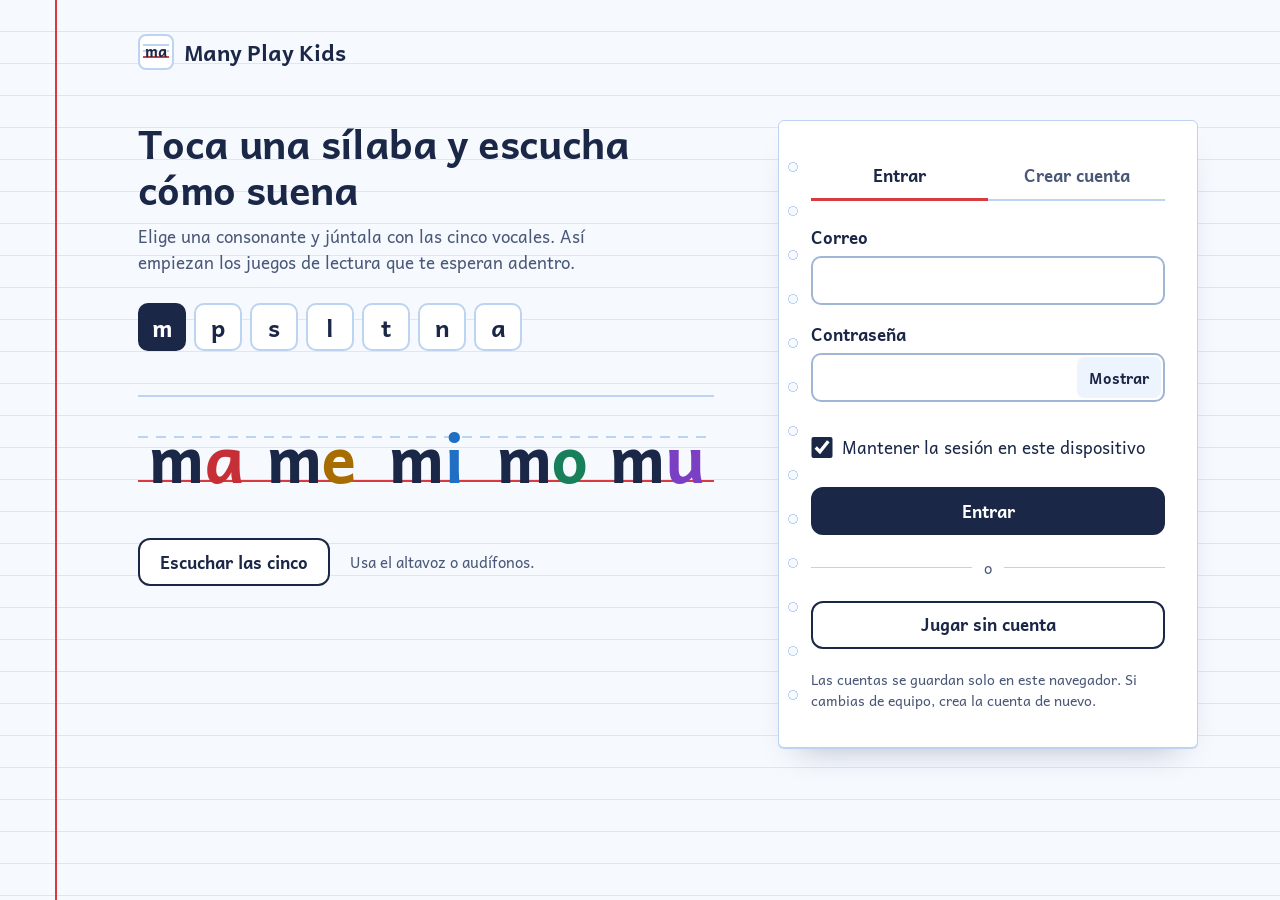
<file: index.html>
<!DOCTYPE html>
<html lang="es-419">
<head>
<meta charset="UTF-8">
<meta name="viewport" content="width=device-width, initial-scale=1">
<meta name="theme-color" content="#f6f9fe">
<title>Many Play Kids · Juegos para aprender a leer</title>
<meta name="description" content="Juegos para practicar vocales, sílabas y su pronunciación en español latino.">
<link rel="preconnect" href="https://fonts.googleapis.com">
<link rel="preconnect" href="https://fonts.gstatic.com" crossorigin>
<link href="https://fonts.googleapis.com/css2?family=Andika:wght@400;700&display=swap" rel="stylesheet">
<link rel="stylesheet" href="recursos/estilos.css">
<link rel="icon" href="data:image/svg+xml,%3Csvg xmlns='http://www.w3.org/2000/svg' viewBox='0 0 32 32'%3E%3Crect width='32' height='32' rx='6' fill='%23f6f9fe'/%3E%3Cpath d='M4 9h24M4 23h24' stroke='%23bcd4f2' stroke-width='2'/%3E%3Cpath d='M4 19h24' stroke='%23d93a3f' stroke-width='2'/%3E%3Ctext x='16' y='19' text-anchor='middle' font-family='sans-serif' font-weight='700' font-size='14' fill='%231b2747'%3Ema%3C/text%3E%3C/svg%3E">
</head>
<body>
<a class="saltar" href="#principal">Ir al contenido</a>

<div class="pagina">
  <header class="cabecera">
    <a class="marca" href="./" aria-label="Many Play Kids, inicio">
      <svg width="36" height="36" viewBox="0 0 36 36" aria-hidden="true">
        <rect x="1" y="1" width="34" height="34" rx="7" fill="#fff" stroke="#bcd4f2" stroke-width="2"/>
        <path d="M5 11h26" stroke="#bcd4f2" stroke-width="2"/>
        <path d="M5 17h26" stroke="#bcd4f2" stroke-width="2" stroke-dasharray="3 3"/>
        <path d="M5 23h26" stroke="#d93a3f" stroke-width="2"/>
        <text x="18" y="23" text-anchor="middle" font-family="Andika, sans-serif" font-weight="700" font-size="15" fill="#1b2747">ma</text>
      </svg>
      Many Play Kids
    </a>
    <div class="usuario" id="usuario" hidden>
      <span class="nombre" id="usuario-nombre"></span>
      <button type="button" class="boton boton--claro boton--chico" id="salir">Cerrar sesión</button>
    </div>
  </header>

  <main id="principal" tabindex="-1">

    <!-- ===================== ENTRADA ===================== -->
    <div class="entrada" id="vista-entrada">

      <section class="silabario" aria-labelledby="titulo-silabario">
        <h1 id="titulo-silabario">Toca una sílaba y escucha cómo suena</h1>
        <p class="bajada">Elige una consonante y júntala con las cinco vocales. Así empiezan los juegos de lectura que te esperan adentro.</p>

        <ul class="consonantes" aria-label="Consonantes">
          <li><button type="button" data-c="m" aria-pressed="true">m</button></li>
          <li><button type="button" data-c="p" aria-pressed="false">p</button></li>
          <li><button type="button" data-c="s" aria-pressed="false">s</button></li>
          <li><button type="button" data-c="l" aria-pressed="false">l</button></li>
          <li><button type="button" data-c="t" aria-pressed="false">t</button></li>
          <li><button type="button" data-c="n" aria-pressed="false">n</button></li>
          <li><button type="button" data-c="" aria-pressed="false" aria-label="Solo vocales">a</button></li>
        </ul>

        <ul class="renglon" id="renglon" aria-label="Sílabas"></ul>

        <div class="acciones">
          <button type="button" class="boton boton--claro" id="leer-todas">Escuchar las cinco</button>
          <p class="nota" id="nota-voz">Usa el altavoz o audífonos.</p>
        </div>
        <p class="solo-lector" aria-live="polite" id="anuncio-silaba"></p>
      </section>

      <!-- ===================== COMPONENTE DE ACCESO ===================== -->
      <section class="hoja" aria-labelledby="titulo-acceso">
        <h2 id="titulo-acceso" class="solo-lector">Acceso para familias y docentes</h2>

        <div class="pestanas" role="tablist" aria-label="Acceso">
          <button type="button" class="pestana" role="tab" id="tab-entrar" aria-selected="true" aria-controls="panel-entrar">Entrar</button>
          <button type="button" class="pestana" role="tab" id="tab-crear" aria-selected="false" aria-controls="panel-crear" tabindex="-1">Crear cuenta</button>
        </div>

        <!-- Entrar -->
        <div role="tabpanel" id="panel-entrar" aria-labelledby="tab-entrar">
          <form class="formulario" id="form-entrar" novalidate>
            <div class="aviso" id="aviso-entrar" role="alert" tabindex="-1"></div>

            <div class="campo">
              <label for="entrar-correo">Correo</label>
              <input class="entrada-texto" id="entrar-correo" name="correo" type="email" inputmode="email"
                     autocomplete="username" autocapitalize="off" spellcheck="false" required
                     aria-describedby="entrar-correo-error">
              <p class="error" id="entrar-correo-error"></p>
            </div>

            <div class="campo">
              <label for="entrar-clave">Contraseña</label>
              <div class="con-boton">
                <input class="entrada-texto" id="entrar-clave" name="clave" type="password"
                       autocomplete="current-password" required
                       aria-describedby="entrar-clave-error entrar-mayus">
                <button type="button" class="ver-clave" data-para="entrar-clave" aria-pressed="false">Mostrar</button>
              </div>
              <p class="error" id="entrar-clave-error"></p>
              <p class="ayuda" id="entrar-mayus" aria-live="polite"></p>
            </div>

            <label class="casilla">
              <input type="checkbox" id="entrar-recordar" checked>
              Mantener la sesión en este dispositivo
            </label>

            <button type="submit" class="boton boton--ancho">Entrar</button>

            <p class="separador">o</p>
            <button type="button" class="boton boton--claro boton--ancho" id="invitado">Jugar sin cuenta</button>
          </form>
        </div>

        <!-- Crear cuenta -->
        <div role="tabpanel" id="panel-crear" aria-labelledby="tab-crear" hidden>
          <form class="formulario" id="form-crear" novalidate>
            <div class="aviso" id="aviso-crear" role="alert" tabindex="-1"></div>

            <div class="campo">
              <label for="crear-nombre">Tu nombre</label>
              <input class="entrada-texto" id="crear-nombre" name="nombre" type="text"
                     autocomplete="given-name" required maxlength="40"
                     aria-describedby="crear-nombre-ayuda crear-nombre-error">
              <p class="ayuda" id="crear-nombre-ayuda">Así te saludaremos al entrar.</p>
              <p class="error" id="crear-nombre-error"></p>
            </div>

            <div class="campo">
              <label for="crear-correo">Correo</label>
              <input class="entrada-texto" id="crear-correo" name="correo" type="email" inputmode="email"
                     autocomplete="email" autocapitalize="off" spellcheck="false" required
                     aria-describedby="crear-correo-error">
              <p class="error" id="crear-correo-error"></p>
            </div>

            <div class="campo">
              <label for="crear-clave">Contraseña</label>
              <div class="con-boton">
                <input class="entrada-texto" id="crear-clave" name="clave" type="password"
                       autocomplete="new-password" required minlength="8"
                       aria-describedby="crear-clave-ayuda crear-clave-error">
                <button type="button" class="ver-clave" data-para="crear-clave" aria-pressed="false">Mostrar</button>
              </div>
              <p class="ayuda" id="crear-clave-ayuda">Mínimo 8 caracteres.</p>
              <p class="error" id="crear-clave-error"></p>
            </div>

            <button type="submit" class="boton boton--ancho">Crear cuenta</button>
          </form>
        </div>

        <p class="pie-hoja">Las cuentas se guardan solo en este navegador. Si cambias de equipo, crea la cuenta de nuevo.</p>
      </section>
    </div>

    <!-- ===================== MESA DE JUEGOS ===================== -->
    <div id="vista-juegos" hidden>
      <section class="saludo" aria-labelledby="titulo-saludo">
        <h1 id="titulo-saludo">¿Listos para aprender ?</h1>
        <p>Cada juego habla en español latino. Sube el volumen y deja que la voz guíe a quien está aprendiendo.</p>
      </section>

      <ul class="juegos">
        <li class="juego">
          <div class="portada portada--leer" aria-hidden="true">
            <div class="tablilla"><span>d<b>i</b></span><span>n<b>o</b></span></div>
          </div>
          <div class="detalle">
            <h2 id="juego-leer">Juguemos a leer: edición jurásica</h2>
            <p>Lecciones letra por letra con Sauri el explorador: escucha las vocales y las sílabas, arma palabras en la pizarra mágica, traza letras con el dedo y lee frases en voz alta con dictado por micrófono.</p>
            <ul class="practica" aria-label="Qué se practica">
              <li>Vocales</li>
              <li>Sílabas</li>
              <li>Pronunciación</li>
              <li>Trazo de letras</li>
              <li>Lectura en voz alta</li>
            </ul>
            <div class="acciones">
              <a class="boton" href="jugar.html?juego=leer" aria-describedby="juego-leer">Jugar</a>
              <a href="juegos/juguemos-a-leer.html" target="_blank" rel="noopener">Abrir en otra pestaña<span class="solo-lector">: Juguemos a leer (se abre en una pestaña nueva)</span></a>
            </div>
          </div>
        </li>

        <li class="juego">
          <div class="portada portada--mate" aria-hidden="true">
            <div class="pizarron">
              <span class="col">C</span><span class="col">D</span><span class="col">U</span>
              <span>1</span><span>2</span><span>4</span>
              <span class="mas">+</span>
              <span>2</span><span>5</span><span>3</span>
              <span class="suma"><span>3</span><span>7</span><span>7</span></span>
            </div>
          </div>
          <div class="detalle">
            <h2 id="juego-mate">Maestro virtual de matemáticas</h2>
            <p>Un tutor que explica en voz alta, paso a paso, sumas y restas en columnas de centenas, decenas y unidades. Incluye el pizarrón de rayitas para contar y un panel para que el adulto prepare la tarea.</p>
            <ul class="practica" aria-label="Qué se practica">
              <li>Valor posicional</li>
              <li>Sumas y restas</li>
              <li>Conteo con rayitas</li>
              <li>Escuchar instrucciones</li>
            </ul>
            <div class="acciones">
              <a class="boton" href="jugar.html?juego=mate" aria-describedby="juego-mate">Jugar</a>
              <a href="juegos/maestro-virtual.html" target="_blank" rel="noopener">Abrir en otra pestaña<span class="solo-lector">: Maestro virtual (se abre en una pestaña nueva)</span></a>
            </div>
          </div>
        </li>
      </ul>

      <aside class="consejos" aria-labelledby="titulo-consejos">
        <h2 id="titulo-consejos">Antes de empezar</h2>
        <ul>
          <li>Usa Chrome o Edge: tienen las voces en español latino y el dictado por micrófono.</li>
          <li>Cuando el juego pida el micrófono, toca «Permitir» para practicar la lectura en voz alta.</li>
          <li>Si la voz suena en inglés o con acento de España, cambia el locutor en los ajustes de voz del juego.</li>
        </ul>
      </aside>
    </div>
  </main>
</div>

<script src="recursos/cuenta.js"></script>
<script src="recursos/voz.js"></script>
<script src="recursos/inicio.js"></script>
</body>
</html>
</file>
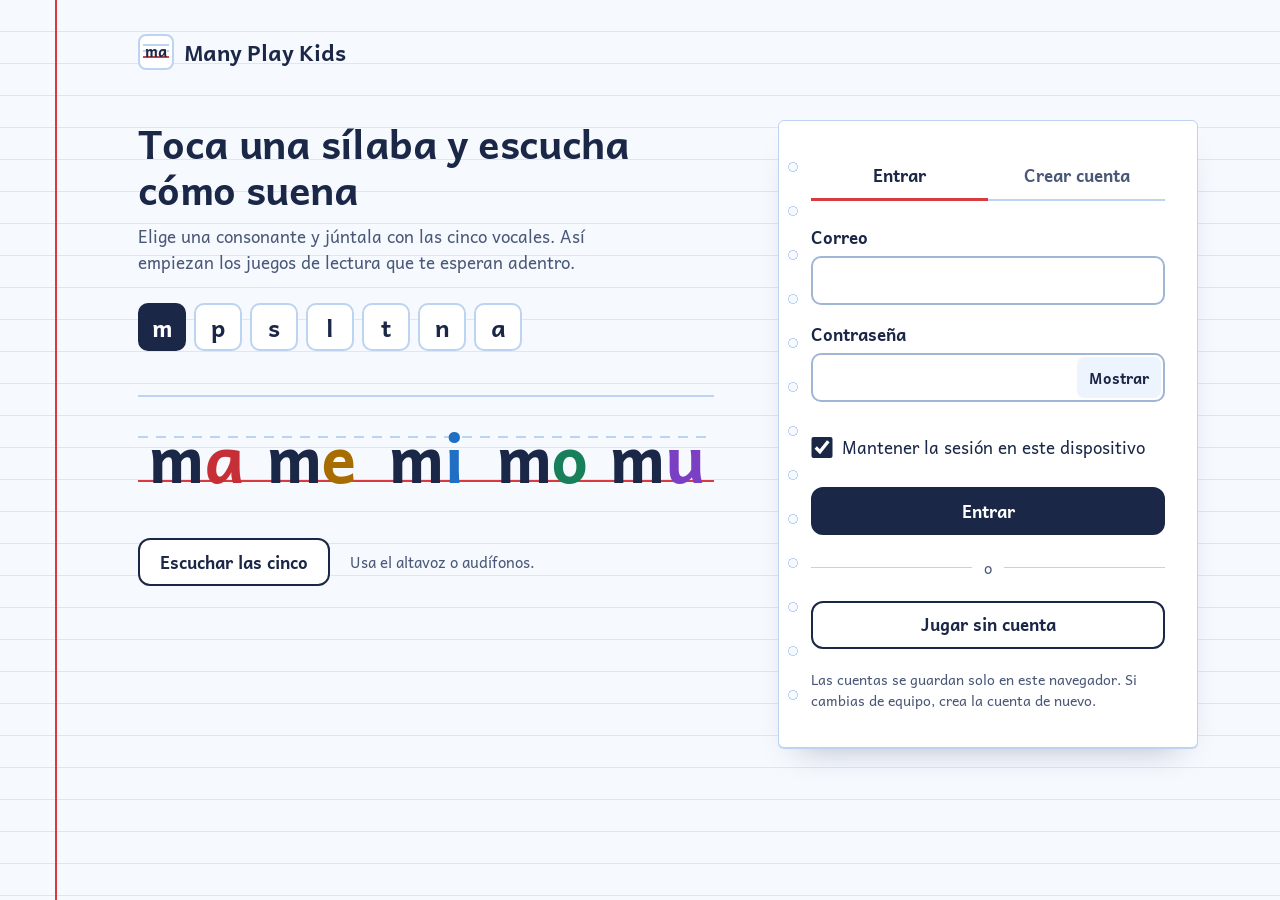
<file: jugar.html>
<!DOCTYPE html>
<html lang="es-419">
<head>
<meta charset="UTF-8">
<meta name="viewport" content="width=device-width, initial-scale=1">
<meta name="theme-color" content="#f6f9fe">
<title>Jugar · Doble raya</title>
<link rel="preconnect" href="https://fonts.googleapis.com">
<link rel="preconnect" href="https://fonts.gstatic.com" crossorigin>
<link href="https://fonts.googleapis.com/css2?family=Andika:wght@400;700&display=swap" rel="stylesheet">
<link rel="stylesheet" href="recursos/estilos.css">
<script src="recursos/cuenta.js"></script>
<script>
  // Sin sesión, de vuelta a la entrada
  if (!Cuenta.sesion()) location.replace('index.html');
</script>
</head>
<body class="reproductor">
  <header class="barra">
    <a class="boton boton--claro boton--chico" href="index.html">Volver a los juegos</a>
    <h1 id="titulo-juego">Cargando juego</h1>
    <div class="acciones">
      <button type="button" class="boton boton--chico" id="pantalla-completa">Pantalla completa</button>
    </div>
  </header>
  <main id="principal" style="flex:1;display:flex">
    <iframe class="marco" id="marco" title="Juego"
            allow="microphone; autoplay; fullscreen; clipboard-write"
            allowfullscreen></iframe>
  </main>

<script>
(function () {
  var JUEGOS = {
    leer: { titulo: 'Juguemos a leer: edición jurásica', archivo: 'juegos/juguemos-a-leer.html' },
    mate: { titulo: 'Maestro virtual de matemáticas', archivo: 'juegos/maestro-virtual.html' }
  };
  var clave = new URLSearchParams(location.search).get('juego');
  var juego = JUEGOS[clave];
  var marco = document.getElementById('marco');
  var titulo = document.getElementById('titulo-juego');

  if (!juego) {
    titulo.textContent = 'Ese juego no existe';
    marco.replaceWith(Object.assign(document.createElement('p'), {
      className: 'sin-juego',
      textContent: 'Vuelve a la mesa de juegos y elige uno de la lista.'
    }));
    document.getElementById('pantalla-completa').hidden = true;
    return;
  }

  titulo.textContent = juego.titulo;
  marco.title = juego.titulo;
  document.title = juego.titulo + ' · Doble raya';
  marco.src = juego.archivo;
  marco.addEventListener('load', function () { try { marco.contentWindow.focus(); } catch (e) {} });

  var btn = document.getElementById('pantalla-completa');
  if (!marco.requestFullscreen) btn.hidden = true;
  btn.addEventListener('click', function () { marco.requestFullscreen(); });
})();
</script>
</body>
</html>
</file>
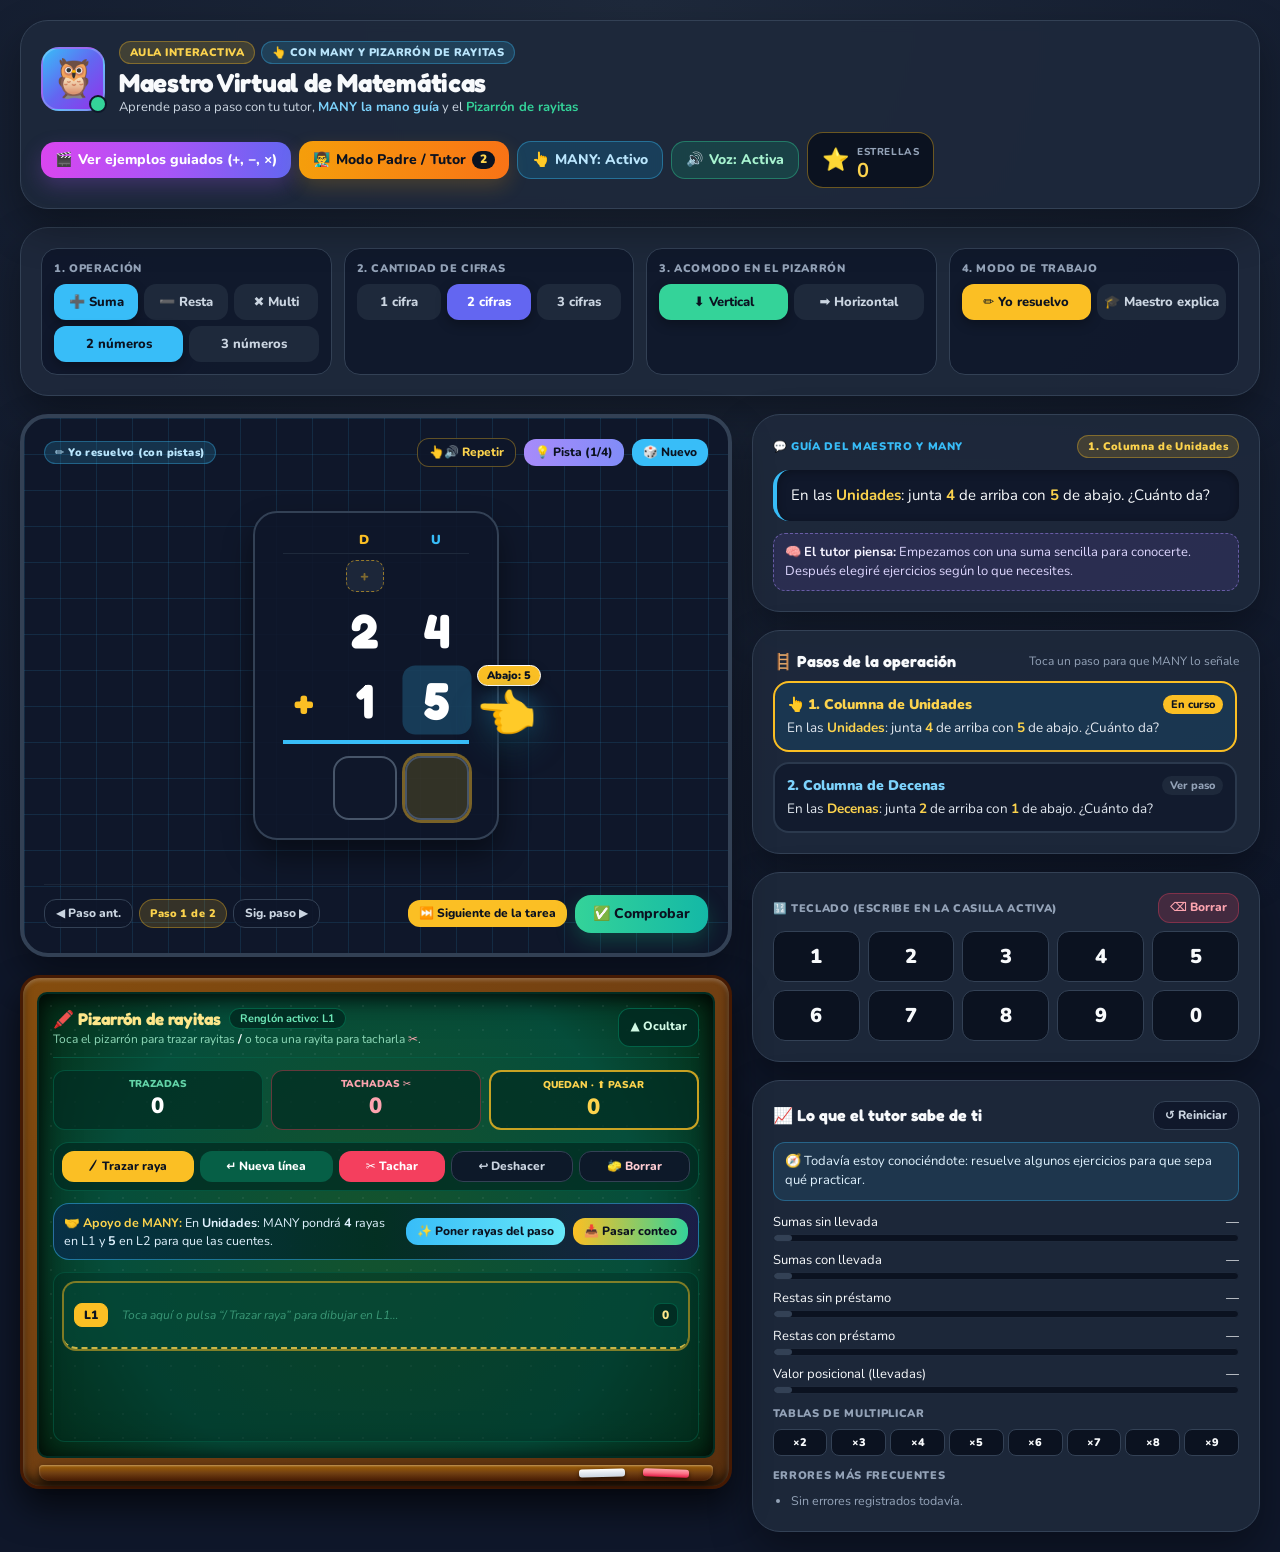
<file: juegos/maestro-virtual.html>
<!DOCTYPE html>
<html lang="es">
<head>
<meta charset="UTF-8" />
<meta name="viewport" content="width=device-width, initial-scale=1.0" />
<title>Maestro Virtual de Matemáticas + MANY + Pizarrón de Rayitas</title>
<link rel="preconnect" href="https://fonts.googleapis.com">
<link rel="preconnect" href="https://fonts.gstatic.com" crossorigin>
<link href="https://fonts.googleapis.com/css2?family=Fredoka:wght@400;600;700&family=Nunito:wght@500;700;800;900&family=Architects+Daughter&display=swap" rel="stylesheet">
<style>
/* =====================================================================
   ESTILOS PROPIOS (sustituyen a Tailwind en tiempo real: carga inmediata,
   sin compilar CSS en el navegador y sin observar cada cambio del DOM)
   ===================================================================== */
:root {
  --bg: #0f172a; --bg-2: #1e293b;
  --card: rgba(30, 41, 59, .92); --card-2: rgba(15, 23, 42, .86);
  --line: #334155; --line-2: #475569;
  --text: #f8fafc; --text-2: #cbd5e1; --muted: #94a3b8;
  --sky: #38bdf8; --sky-2: #7dd3fc; --amber: #fbbf24; --amber-2: #fcd34d;
  --emerald: #34d399; --rose: #fb7185; --purple: #a78bfa; --fuchsia: #e879f9; --indigo: #6366f1;
  --r-xl: 28px; --r-lg: 22px; --r-md: 16px; --r-sm: 12px;
}
* { box-sizing: border-box; }
[hidden] { display: none !important; }
html, body { margin: 0; }
body {
  font-family: 'Nunito', system-ui, sans-serif;
  background: radial-gradient(circle at top, #1e293b 0%, #0f172a 100%) fixed, #0f172a;
  color: var(--text); min-height: 100vh; overflow-x: hidden;
  -webkit-tap-highlight-color: transparent;
}
h1, h2, h3, .f-title { font-family: 'Fredoka', 'Nunito', sans-serif; margin: 0; }
p { margin: 0; }
button { font: inherit; color: inherit; background: none; border: 0; cursor: pointer; }
button:focus-visible, input:focus-visible, select:focus-visible { outline: 3px solid var(--amber); outline-offset: 2px; }
input, select { font: inherit; }
/* Los campos siempre permiten escribir (en iOS "user-select:none" heredado los bloquea) */
input, textarea, select { -webkit-user-select: text; user-select: text; }
.noselect { -webkit-user-select: none; user-select: none; }

.wrap { max-width: 1280px; margin: 0 auto; padding: 12px; display: grid; gap: 18px; }
@media (min-width: 640px) { .wrap { padding: 20px; } }

.card {
  background: var(--card); border: 1px solid var(--line); border-radius: var(--r-xl);
  padding: 16px; box-shadow: 0 18px 40px rgba(0, 0, 0, .35);
}
@media (min-width: 640px) { .card { padding: 20px; } }
.sub { background: var(--card-2); border: 1px solid var(--line); border-radius: var(--r-md); padding: 12px; }
.label { display: block; font-size: 11px; font-weight: 900; text-transform: uppercase; letter-spacing: .06em; color: var(--muted); margin-bottom: 8px; }
.row { display: flex; flex-wrap: wrap; align-items: center; gap: 8px; }
.between { justify-content: space-between; }
.muted { color: var(--muted); }
.small { font-size: 12px; }

/* ---------- Botones ---------- */
.btn {
  display: inline-flex; align-items: center; justify-content: center; gap: 6px;
  padding: 10px 14px; border-radius: 14px; font-weight: 800; font-size: 14px; line-height: 1.1;
  transition: transform .1s ease, filter .2s ease, background-color .2s ease;
}
.btn:hover { filter: brightness(1.12); }
.btn:active { transform: scale(.96); }
.btn-sm { padding: 7px 11px; font-size: 12px; border-radius: 12px; }
.btn-sky { background: var(--sky); color: #0b1220; }
.btn-amber { background: var(--amber); color: #0b1220; }
.btn-emerald { background: var(--emerald); color: #0b1220; }
.btn-indigo { background: var(--indigo); color: #fff; }
.btn-rose { background: #f43f5e; color: #fff; }
.btn-ghost { background: rgba(15, 23, 42, .9); border: 1px solid var(--line); color: var(--text-2); }
.btn-ghost-amber { background: rgba(15, 23, 42, .9); border: 1px solid rgba(251, 191, 36, .35); color: var(--amber-2); }
.btn-demo { background: linear-gradient(90deg, #d946ef, #a855f7, #6366f1); color: #fff; box-shadow: 0 8px 20px rgba(168, 85, 247, .25); }
.btn-tutor { background: linear-gradient(90deg, #f59e0b, #f97316); color: #0b1220; box-shadow: 0 8px 20px rgba(245, 158, 11, .2); }
.btn-check { background: linear-gradient(90deg, #34d399, #14b8a6); color: #0b1220; padding: 11px 18px; border-radius: 16px; box-shadow: 0 8px 20px rgba(16, 185, 129, .25); }
.btn-pista { background: linear-gradient(90deg, #a78bfa, #818cf8); color: #0b1220; }
.btn-toggle-sky { background: rgba(14, 165, 233, .18); border: 1px solid rgba(56, 189, 248, .4); color: #bae6fd; }
.btn-toggle-emerald { background: rgba(16, 185, 129, .18); border: 1px solid rgba(52, 211, 153, .4); color: #a7f3d0; }
.is-off { opacity: .55; }
.pill-count { padding: 2px 8px; border-radius: 999px; background: #0b1220; color: var(--amber-2); font-size: 12px; font-weight: 900; }

/* ---------- Chips ---------- */
.chip { display: inline-flex; align-items: center; gap: 4px; padding: 3px 10px; border-radius: 999px; font-size: 11px; font-weight: 900; letter-spacing: .04em; }
.chip-amber { background: rgba(251, 191, 36, .16); color: var(--amber-2); border: 1px solid rgba(251, 191, 36, .35); }
.chip-sky { background: rgba(56, 189, 248, .16); color: #bae6fd; border: 1px solid rgba(56, 189, 248, .35); }
.chip-fuchsia { background: rgba(217, 70, 239, .22); color: #f5d0fe; border: 1px solid rgba(232, 121, 249, .5); animation: parpadeo 1.6s ease-in-out infinite; }
@keyframes parpadeo { 50% { opacity: .6; } }

/* ---------- Encabezado ---------- */
.top { display: flex; flex-wrap: wrap; gap: 16px; align-items: center; justify-content: space-between; backdrop-filter: blur(6px); }
.brand { display: flex; align-items: center; gap: 14px; }
.avatar {
  width: 64px; height: 64px; border-radius: 18px; display: grid; place-items: center; font-size: 38px; position: relative; flex: none;
  background: linear-gradient(135deg, #38bdf8, #6366f1, #9333ea); border: 2px solid rgba(255, 255, 255, .2);
}
.avatar .dot { position: absolute; right: -4px; bottom: -4px; width: 18px; height: 18px; border-radius: 50%; background: var(--emerald); border: 2px solid #0f172a; }
.avatar .dot.off { background: #64748b; }
.brand h1 { font-size: 26px; letter-spacing: -.01em; }
.brand p { font-size: 13px; color: var(--text-2); }
.stars { display: flex; align-items: center; gap: 8px; background: #0b1220; border: 1px solid rgba(251, 191, 36, .4); padding: 6px 14px; border-radius: 16px; }
.stars b { display: block; font-size: 20px; color: var(--amber-2); line-height: 1; }
.stars small { font-size: 10px; text-transform: uppercase; letter-spacing: .06em; color: var(--muted); font-weight: 800; }

/* ---------- Panel del tutor ---------- */
.tutor-panel { border: 2px solid rgba(245, 158, 11, .5); background: linear-gradient(135deg, #1e293b, rgba(30, 41, 59, .95) 60%, rgba(69, 26, 3, .35)); }
.tutor-grid { display: grid; gap: 18px; }
@media (min-width: 1024px) { .tutor-grid { grid-template-columns: 7fr 5fr; align-items: start; } }
.form-grid { display: grid; gap: 10px; }
@media (min-width: 640px) { .form-grid { grid-template-columns: 1fr 1fr 1fr; align-items: end; } }
.field {
  width: 100%; padding: 10px 12px; border-radius: 12px; background: var(--bg-2); border: 2px solid var(--line-2);
  color: #fff; font-weight: 800; outline: none;
}
.field:focus { border-color: var(--amber); }
.field-num { font-size: 20px; text-align: center; }
.field-note { color: #fef3c7; font-size: 14px; }
.queue { display: grid; gap: 8px; max-height: 220px; overflow-y: auto; padding-right: 2px; }
.q-item { display: flex; justify-content: space-between; align-items: center; gap: 8px; padding: 8px 10px; border-radius: 12px; border: 1px solid var(--line); background: rgba(30, 41, 59, .9); }
.q-item.is-done { background: rgba(6, 78, 59, .35); border-color: rgba(52, 211, 153, .4); color: #a7f3d0; }
.q-item.is-current { background: rgba(245, 158, 11, .18); border-color: var(--amber); }
.q-num { width: 24px; height: 24px; border-radius: 50%; display: inline-grid; place-items: center; font-size: 12px; font-weight: 900; background: var(--line); color: var(--amber-2); }
.q-item.is-done .q-num { background: var(--emerald); color: #052e16; }
.q-op { font-weight: 900; font-size: 16px; }
.q-note { display: block; font-size: 11px; font-style: italic; color: rgba(253, 230, 138, .85); padding-left: 32px; max-width: 230px; white-space: nowrap; overflow: hidden; text-overflow: ellipsis; }
.empty { text-align: center; padding: 22px 10px; font-size: 12px; color: var(--muted); border: 1px dashed var(--line); border-radius: 12px; }

/* ---------- Configuración ---------- */
.config { display: grid; gap: 12px; }
@media (min-width: 768px) { .config { grid-template-columns: 1fr 1fr; } }
@media (min-width: 1100px) { .config { grid-template-columns: repeat(4, 1fr); } }
.seg { display: grid; gap: 6px; }
.seg-2 { grid-template-columns: 1fr 1fr; }
.seg-3 { grid-template-columns: repeat(3, 1fr); }
.seg button { padding: 9px 4px; border-radius: 12px; font-weight: 800; font-size: 13px; background: var(--bg-2); color: var(--text-2); transition: background-color .2s; }
.seg button:hover { background: #334155; }
.seg button.is-active { color: #0b1220; box-shadow: 0 4px 12px rgba(0, 0, 0, .3); }
.seg-op button.is-active { background: var(--sky); }
.seg-lvl button.is-active { background: var(--indigo); color: #fff; }
.seg-fmt button.is-active { background: var(--emerald); }
.seg-mode button.is-active { background: var(--amber); }

/* ---------- Distribución principal ---------- */
.main { display: grid; gap: 20px; align-items: start; }
@media (min-width: 1024px) { .main { grid-template-columns: 7fr 5fr; } }
.col { display: grid; gap: 18px; align-content: start; min-width: 0; }

/* ---------- Pizarrón numérico ---------- */
#board-wrapper {
  position: relative; min-height: 440px; border: 4px solid var(--line); border-radius: var(--r-xl);
  padding: 14px; display: flex; flex-direction: column; gap: 10px; overflow: hidden;
  background-color: #0f172a;
  background-image: linear-gradient(to right, rgba(56, 189, 248, .12) 1px, transparent 1px), linear-gradient(to bottom, rgba(56, 189, 248, .12) 1px, transparent 1px);
  background-size: 36px 36px; box-shadow: 0 20px 40px rgba(0, 0, 0, .4);
}
@media (min-width: 640px) { #board-wrapper { padding: 20px; } }
.board-bar { position: relative; z-index: 2; }
.motivation {
  position: relative; z-index: 2; display: flex; justify-content: space-between; align-items: center; gap: 10px;
  background: linear-gradient(90deg, rgba(245, 158, 11, .2), rgba(249, 115, 22, .15), rgba(245, 158, 11, .2));
  border: 1px solid rgba(251, 191, 36, .5); border-radius: var(--r-md); padding: 8px 12px; font-weight: 800; font-size: 13px; color: #fef3c7;
}
.motivation small { display: block; font-size: 10px; text-transform: uppercase; letter-spacing: .06em; color: var(--amber-2); }
.motivation .pill { flex: none; font-size: 11px; padding: 4px 10px; border-radius: 12px; background: #0b1220; color: #bae6fd; border: 1px solid rgba(56, 189, 248, .3); }
#math-board-inner { flex: 1; display: flex; align-items: center; justify-content: center; padding: 34px 0; position: relative; z-index: 1; }

.op-card { background: rgba(15, 23, 42, .9); border: 2px solid var(--line); border-radius: 24px; padding: 14px 18px; display: grid; gap: 6px; box-shadow: 0 16px 30px rgba(0, 0, 0, .45); }
@media (min-width: 640px) { .op-card { padding: 18px 28px; } }
.op-row { display: flex; gap: 8px; justify-content: center; align-items: center; }
.op-row.head { border-bottom: 1px solid #1e293b; padding-bottom: 4px; }
.op-row.n2 { border-bottom: 4px solid var(--sky); padding-bottom: 8px; }
.op-row.res { padding-top: 6px; }
.cell { width: 52px; display: flex; justify-content: center; align-items: center; }
.cell-sign { width: 36px; }
@media (min-width: 640px) { .cell { width: 64px; } .cell-sign { width: 42px; } }
.col-head { font-size: 13px; font-weight: 900; letter-spacing: .06em; }
.c-sky { color: var(--sky); } .c-amber { color: var(--amber); } .c-emerald { color: var(--emerald); } .c-purple { color: var(--purple); }
.digit {
  width: 100%; height: 52px; display: flex; align-items: center; justify-content: center;
  font: 700 38px 'Fredoka', sans-serif; color: #fff; border-radius: 12px; transition: transform .2s ease;
}
.op-sign { height: 52px; display: flex; align-items: center; justify-content: center; font: 700 34px 'Fredoka', sans-serif; color: var(--amber); border-radius: 12px; padding: 0 4px; }
@media (min-width: 640px) { .digit { height: 64px; font-size: 48px; } .op-sign { height: 64px; font-size: 40px; } }
.res-input {
  width: 52px; height: 52px; text-align: center; font: 700 30px 'Fredoka', sans-serif;
  border-radius: 14px; background: #0f172a; border: 2px solid var(--line-2); color: var(--emerald); outline: none;
  transition: border-color .2s, background-color .2s, box-shadow .2s; caret-color: var(--amber);
}
@media (min-width: 640px) { .res-input { width: 64px; height: 64px; font-size: 36px; border-radius: 16px; } }
.res-input:focus { border-color: var(--amber); }
.res-input[readonly] { color: var(--amber-2); }
.carry-input {
  width: 38px; height: 32px; text-align: center; font-weight: 900; font-size: 15px; border-radius: 10px;
  background: rgba(30, 41, 59, .9); border: 1px dashed rgba(251, 191, 36, .55); color: var(--amber); outline: none;
}
.carry-input:focus { border-style: solid; border-color: var(--amber); }
.carry-input::placeholder { color: rgba(251, 191, 36, .45); }
.is-focus { box-shadow: 0 0 0 3px rgba(251, 191, 36, .45); }
.is-ok { border: 2px solid var(--emerald) !important; background: rgba(16, 185, 129, .16) !important; }
.is-mal { border: 2px solid var(--rose) !important; background: rgba(244, 63, 94, .16) !important; animation: sacudir .35s; }
@keyframes sacudir { 25% { transform: translateX(-4px); } 75% { transform: translateX(4px); } }
.escrito { animation: escrito .65s ease; }
@keyframes escrito { 0% { box-shadow: 0 0 0 0 rgba(251, 191, 36, .9); } 100% { box-shadow: 0 0 0 10px rgba(251, 191, 36, 0); } }
.op-hz { display: flex; flex-wrap: wrap; align-items: center; justify-content: center; gap: 12px; padding: 26px 22px; }
.hz-num { font: 700 44px 'Fredoka', sans-serif; padding: 2px 8px; border-radius: 12px; }
.hz-sign { font: 700 40px 'Fredoka', sans-serif; color: var(--amber); padding: 0 4px; border-radius: 12px; }
.hz-eq { font: 700 40px 'Fredoka', sans-serif; color: var(--sky); }
#horiz-res { width: 130px; height: 70px; font-size: 40px; border: 4px solid var(--sky); color: var(--amber-2); }
@media (min-width: 640px) { .hz-num { font-size: 60px; } #horiz-res { width: 160px; height: 80px; font-size: 48px; } }
/* Multiplicación vertical por 2 o 3 cifras: ceros fijos y tarjeta compacta para 5-6 columnas */
.pp-cero { color: #64748b; }
.op-card.ancho .op-row { gap: 4px; }
.op-card.ancho .cell { width: 40px; }
.op-card.ancho .cell-sign { width: 30px; }
.op-card.ancho .digit, .op-card.ancho .op-sign { height: 44px; font-size: 30px; }
.op-card.ancho .res-input { width: 40px; height: 44px; font-size: 24px; border-radius: 10px; }
@media (min-width: 640px) {
  .op-card.ancho .op-row { gap: 6px; }
  .op-card.ancho .cell { width: 54px; }
  .op-card.ancho .digit, .op-card.ancho .op-sign { height: 54px; font-size: 38px; }
  .op-card.ancho .res-input { width: 54px; height: 54px; font-size: 30px; }
}
/* Filas de pasos del acomodo horizontal */
.hz-card .op-hz { padding: 8px 4px; }
.hz-pasos { display: grid; gap: 8px; border-top: 2px dashed var(--line); padding-top: 12px; }
.hz-fila { display: grid; grid-template-columns: auto 1fr auto; align-items: center; gap: 10px; }
.hz-etq { font-size: 11px; font-weight: 900; text-transform: uppercase; letter-spacing: .04em; padding: 3px 8px; border-radius: 999px; background: rgba(56, 189, 248, .15); color: #bae6fd; border: 1px solid rgba(56, 189, 248, .35); }
.hz-expr { font: 700 22px 'Fredoka', sans-serif; color: #fff; text-align: right; white-space: nowrap; }
.hz-caja { width: 92px; height: 52px; font-size: 28px; }
@media (min-width: 640px) { .hz-expr { font-size: 26px; } .hz-caja { width: 110px; height: 56px; font-size: 30px; } }
.celebra .op-card { animation: celebra .8s ease; }
@keyframes celebra { 30% { transform: scale(1.04) rotate(-1deg); } 60% { transform: scale(1.02) rotate(1deg); } }

/* Destellos que usa MANY */
@keyframes cellPulse {
  0%, 100% { box-shadow: 0 0 0 0 rgba(250, 204, 21, .7), inset 0 0 12px rgba(250, 204, 21, .4); border-color: #facc15; }
  50% { box-shadow: 0 0 0 8px rgba(250, 204, 21, 0), inset 0 0 20px rgba(250, 204, 21, .65); border-color: #fde047; }
}
.many-highlight-cell { animation: cellPulse 1.4s infinite; background-color: rgba(250, 204, 21, .15) !important; }
@keyframes sourcePulse {
  0%, 100% { box-shadow: 0 0 0 0 rgba(56, 189, 248, .7), inset 0 0 14px rgba(56, 189, 248, .45); }
  50% { box-shadow: 0 0 0 9px rgba(56, 189, 248, 0), inset 0 0 22px rgba(56, 189, 248, .75); }
}
.many-source-cell { animation: sourcePulse 1.1s infinite; background-color: rgba(56, 189, 248, .22) !important; transform: scale(1.08); }

/* ---------- MANY la mano guía ---------- */
#many-guide {
  position: absolute; left: 0; top: 0; z-index: 30; display: flex; flex-direction: column; align-items: center; gap: 2px;
  pointer-events: none; opacity: 0; will-change: transform;
  transition: transform .62s cubic-bezier(.25, 1.15, .5, 1), opacity .35s ease;
}
#many-guide[data-lado="abajo"] { flex-direction: column-reverse; }
#many-guide[data-lado="derecha"] { align-items: flex-start; }
#many-guide[data-lado="izquierda"] { align-items: flex-end; }
.many-badge {
  padding: 2px 9px; border-radius: 999px; font-size: 11px; font-weight: 900; white-space: nowrap; max-width: 200px; overflow: hidden; text-overflow: ellipsis;
  background: var(--amber); color: #0b1220; border: 1px solid #fff; box-shadow: 0 4px 10px rgba(0, 0, 0, .4);
}
.many-hand { font-size: 40px; line-height: 1; filter: drop-shadow(0 10px 15px rgba(0, 0, 0, .65)) drop-shadow(0 0 12px rgba(56, 189, 248, .45)); animation: pointBounce 1.15s ease-in-out infinite; }
@media (min-width: 640px) { .many-hand { font-size: 48px; } }
@keyframes pointBounce {
  0%, 100% { transform: translateY(0) rotate(-8deg) scale(1); }
  50% { transform: translateY(-8px) rotate(-2deg) scale(1.04); }
}
#many-guide.many-descanso { opacity: .9; }
#many-guide.many-descanso .many-hand { animation-duration: 2.6s; }
#many-guide.many-descanso .many-badge { background: #0b1220; color: var(--amber-2); border-color: var(--amber); }
#many-guide.many-explicando, #many-guide.many-auxiliando { opacity: 1; }
#many-guide.many-auxiliando .many-badge { background: var(--rose); color: #fff; }
#many-guide.many-auxiliando .many-hand { animation-duration: .8s; }

/* ---------- Pizarrón de rayitas (marco de madera) ---------- */
.wood-frame {
  background: linear-gradient(145deg, #854d0e 0%, #713f12 50%, #582f0e 100%); padding: 14px 14px 28px; border-radius: 20px; position: relative;
  box-shadow: 0 18px 35px rgba(0, 0, 0, .65), inset 0 2px 4px rgba(255, 255, 255, .25), inset 0 -6px 10px rgba(0, 0, 0, .6); border: 3px solid #451a03;
}
.wood-ledge {
  position: absolute; bottom: 5px; left: 16px; right: 16px; height: 16px; border-radius: 4px 4px 10px 10px;
  background: linear-gradient(to bottom, #a16207, #713f12, #451a03); box-shadow: 0 4px 8px rgba(0, 0, 0, .7), inset 0 1px 2px rgba(255, 255, 255, .35);
  display: flex; align-items: center; justify-content: flex-end; padding: 0 24px; gap: 18px;
}
.chalk-piece { width: 46px; height: 8px; border-radius: 3px; box-shadow: 0 2px 4px rgba(0, 0, 0, .6); transform: rotate(-1.5deg); }
.chalk-white { background: linear-gradient(to bottom, #fff, #e2e8f0, #cbd5e1); }
.chalk-pink { background: linear-gradient(to bottom, #fda4af, #fb7185, #e11d48); transform: rotate(2deg); }
.chalkboard-surface {
  background: radial-gradient(circle at center, #14532d 0%, #064e3b 65%, #052e16 100%); border-radius: 10px; position: relative; overflow: hidden;
  box-shadow: inset 0 4px 18px rgba(0, 0, 0, .75), inset 0 0 40px rgba(0, 0, 0, .45); border: 2px solid #022c22; padding: 14px; display: grid; gap: 12px;
}
.chalkboard-surface::after { content: ""; position: absolute; inset: 0; background-image: radial-gradient(rgba(255, 255, 255, .06) 1px, transparent 0); background-size: 24px 24px; pointer-events: none; }
.chalk-head { display: flex; flex-wrap: wrap; justify-content: space-between; gap: 8px; border-bottom: 1px solid rgba(6, 95, 70, .8); padding-bottom: 10px; position: relative; z-index: 1; }
.chalk-head h3 { font-size: 17px; color: #fde68a; display: flex; flex-wrap: wrap; align-items: center; gap: 8px; }
.chalk-head p { font-size: 12px; color: rgba(167, 243, 208, .85); margin-top: 2px; }
.chalk-badge { font-size: 11px; padding: 2px 10px; border-radius: 999px; background: rgba(2, 44, 34, .9); color: #6ee7b7; border: 1px solid rgba(5, 150, 105, .5); font-family: 'Nunito', sans-serif; }
.counters { display: grid; grid-template-columns: repeat(3, 1fr); gap: 8px; text-align: center; position: relative; z-index: 1; }
.counter { background: rgba(2, 44, 34, .75); border: 1px solid rgba(4, 120, 87, .5); border-radius: 12px; padding: 6px; }
.counter small { display: block; font-size: 10px; font-weight: 900; text-transform: uppercase; color: rgba(110, 231, 183, .9); }
.counter b { font-size: 22px; font-weight: 900; }
.counter.rose { border-color: rgba(244, 63, 94, .4); } .counter.rose small, .counter.rose b { color: #fda4af; }
.counter.amber { border: 2px solid rgba(251, 191, 36, .8); cursor: pointer; } .counter.amber small, .counter.amber b { color: var(--amber-2); }
.chalk-tools { display: flex; flex-wrap: wrap; gap: 6px; background: rgba(2, 44, 34, .8); padding: 8px; border-radius: 16px; border: 1px solid rgba(6, 95, 70, .8); position: relative; z-index: 1; }
.chalk-tools .btn { flex: 1 1 auto; }
.chalk-help {
  display: flex; flex-wrap: wrap; gap: 8px; align-items: center; justify-content: space-between; position: relative; z-index: 1;
  background: linear-gradient(90deg, rgba(8, 47, 73, .9), rgba(2, 44, 34, .9), rgba(30, 27, 75, .9)); border: 1px solid rgba(56, 189, 248, .5); border-radius: 16px; padding: 10px; font-size: 12.5px; color: #e0f2fe;
}
.chalk-help .txt { flex: 1 1 220px; line-height: 1.4; }
.btn-chalk-1 { background: linear-gradient(90deg, #38bdf8, #67e8f9); color: #0b1220; }
.btn-chalk-2 { background: linear-gradient(90deg, #fbbf24, #34d399); color: #0b1220; }
.lines-area { min-height: 170px; max-height: 300px; overflow-y: auto; border-radius: 12px; background: rgba(2, 44, 34, .4); border: 1px solid rgba(6, 95, 70, .6); padding: 10px; display: grid; gap: 10px; align-content: start; cursor: pointer; position: relative; z-index: 1; }
.linea { display: flex; align-items: center; gap: 8px; padding: 6px 10px; border-radius: 12px; border-bottom: 2px dashed rgba(5, 150, 105, .5); background: rgba(2, 44, 34, .25); transition: background-color .2s; }
.linea:hover { background: rgba(6, 78, 59, .35); }
.linea.is-active { background: rgba(6, 78, 59, .55); border-bottom-color: rgba(252, 211, 77, .8); box-shadow: 0 0 0 2px rgba(251, 191, 36, .5); }
.linea-tag { display: flex; align-items: center; gap: 6px; flex: none; }
.linea-nombre { padding: 3px 9px; border-radius: 8px; font-size: 12px; font-weight: 900; background: #064e3b; color: #a7f3d0; border: 1px solid #047857; }
.linea.is-active .linea-nombre { background: var(--amber); color: #0b1220; border-color: var(--amber); }
.linea-etq { font-size: 11px; font-weight: 800; color: rgba(167, 243, 208, .9); background: rgba(2, 44, 34, .7); padding: 2px 7px; border-radius: 6px; border: 1px solid rgba(4, 120, 87, .5); }
.linea-rayas { flex: 1; display: flex; flex-wrap: wrap; align-items: center; min-height: 52px; padding: 0 6px; }
.linea-vacia { font-size: 12px; font-style: italic; color: rgba(110, 231, 183, .5); }
.linea-cnt { flex: none; font-size: 12px; font-weight: 900; padding: 3px 8px; border-radius: 8px; background: rgba(2, 44, 34, .9); color: #fde68a; border: 1px solid rgba(4, 120, 87, .6); }
.tally-mark { width: 22px; height: 50px; position: relative; display: inline-flex; align-items: center; justify-content: center; cursor: pointer; transition: transform .15s ease; margin-right: 2px; }
.tally-mark.gap { margin-right: 14px; }
.tally-mark:hover { transform: scale(1.18); }
.tally-stroke { width: 6px; height: 42px; background: linear-gradient(to bottom, #f8fafc, #fef08a); border-radius: 999px; transform: rotate(14deg); box-shadow: 0 0 6px rgba(255, 255, 255, .45), 1px 2px 3px rgba(0, 0, 0, .5); }
.tally-strike { position: absolute; width: 32px; height: 6px; background: linear-gradient(to right, #fb7185, #f43f5e, #e11d48); border-radius: 999px; transform: rotate(-32deg); box-shadow: 0 0 8px rgba(244, 63, 94, .8); animation: strikePop .2s cubic-bezier(.34, 1.56, .64, 1); }
@keyframes strikePop { 0% { transform: rotate(-32deg) scale(.2); opacity: 0; } 100% { transform: rotate(-32deg) scale(1); opacity: 1; } }
.collapsed-bar { display: flex; justify-content: space-between; align-items: center; gap: 10px; background: rgba(120, 53, 15, .6); border: 2px solid rgba(180, 83, 9, .8); border-radius: 16px; padding: 12px; font-weight: 800; color: #fef3c7; }

/* ---------- Pizarrón Vertical de MANY ---------- */
.vboard { border-radius: var(--r-xl); border: 2px solid rgba(56, 189, 248, .45); background: linear-gradient(135deg, rgba(15, 23, 42, .97), rgba(8, 47, 73, .6) 60%, rgba(6, 78, 59, .4)); padding: 14px; display: grid; gap: 12px; box-shadow: 0 18px 35px rgba(0, 0, 0, .45); }
.vboard.v-abre { animation: vAbre .45s ease; }
@keyframes vAbre { from { opacity: 0; transform: translateY(-10px) scale(.98); } to { opacity: 1; transform: none; } }
.v-top { display: flex; flex-wrap: wrap; justify-content: space-between; gap: 10px; align-items: flex-start; border-bottom: 1px solid rgba(56, 189, 248, .25); padding-bottom: 10px; }
.v-top h3 { font-size: 17px; color: #a5f3fc; display: flex; flex-wrap: wrap; gap: 8px; align-items: center; }
.v-top p { font-size: 12px; color: var(--muted); margin-top: 2px; }
.v-badge { color: var(--amber-2); border-color: rgba(251, 191, 36, .45); }
.v-body { display: grid; gap: 12px; align-items: center; }
@media (min-width: 640px) { .v-body { grid-template-columns: auto 1fr; } }
.v-grid { justify-self: center; background: rgba(2, 6, 23, .6); border: 1px solid var(--line); border-radius: 18px; padding: 6px 12px 12px; }
.v-row { display: flex; gap: 6px; justify-content: center; }
.v-cell { width: 46px; display: flex; align-items: center; justify-content: center; border-radius: 10px; transition: background-color .25s; }
.v-sign { width: 28px; font: 700 30px 'Fredoka', sans-serif; color: var(--amber); }
.v-hand { height: 30px; font-size: 24px; animation: pointBounce 1.15s ease-in-out infinite; }
.v-head { height: 24px; font-size: 13px; font-weight: 900; cursor: pointer; }
.v-carry { height: 22px; gap: 2px; font-size: 11px; font-weight: 900; }
.v-mas { color: var(--amber-2); } .v-menos { color: var(--rose); }
.v-dig { height: 46px; font: 700 34px 'Fredoka', sans-serif; color: #fff; cursor: pointer; }
.v-ultima { border-bottom: 4px solid var(--sky); padding-bottom: 6px; margin-bottom: 6px; }
.v-in { width: 42px; height: 48px; text-align: center; font: 700 28px 'Fredoka', sans-serif; border-radius: 12px; background: #0f172a; border: 2px solid var(--line-2); color: var(--emerald); outline: none; }
.v-in[readonly] { opacity: .85; }
.v-in:focus { border-color: var(--amber); }
.v-in.v-ok { border-color: var(--emerald); background: rgba(16, 185, 129, .16); opacity: 1; }
.v-in.v-mal { border-color: var(--rose); background: rgba(244, 63, 94, .16); animation: sacudir .35s; }
.v-col-act { background-color: rgba(250, 204, 21, .17); }
.v-head.v-col-act { color: var(--amber-2) !important; }
.v-tocada { animation: sourcePulse 1s 2; }
.v-side { display: grid; gap: 10px; }
.v-helper { font-size: 14px; line-height: 1.5; color: #e0f2fe; background: linear-gradient(90deg, rgba(8, 47, 73, .9), rgba(2, 44, 34, .9)); border: 1px solid rgba(56, 189, 248, .5); border-radius: 16px; padding: 12px; }
.v-helper b { color: var(--amber-2); }
.v-tip { display: block; margin-top: 6px; font-size: 12px; color: rgba(167, 243, 208, .85); }
.btn-v-pasar { background: linear-gradient(90deg, #fbbf24, #34d399); color: #0b1220; padding: 11px 16px; }
.btn-v-pasar:disabled { opacity: .45; cursor: not-allowed; filter: grayscale(.4); }
.v-collapsed { background: rgba(8, 47, 73, .7); border-color: rgba(56, 189, 248, .6); color: #e0f2fe; }
@media (max-width: 520px) { .v-cell { width: 40px; } .v-in { width: 38px; height: 44px; font-size: 24px; } .v-dig { font-size: 30px; height: 42px; } }

/* ---------- Columna derecha ---------- */
.speech { background: rgba(15, 23, 42, .9); border-left: 4px solid var(--sky); border-radius: 16px; padding: 14px; line-height: 1.55; font-size: 15px; box-shadow: inset 0 2px 8px rgba(0, 0, 0, .3); }
.speech b { color: var(--amber-2); }
.pista-tag { display: inline-block; font-size: 11px; font-weight: 900; padding: 2px 8px; border-radius: 999px; background: rgba(167, 139, 250, .25); color: #ddd6fe; border: 1px solid rgba(167, 139, 250, .5); margin-right: 4px; }
.razon { font-size: 13px; line-height: 1.45; color: #ddd6fe; background: rgba(139, 92, 246, .12); border: 1px dashed rgba(167, 139, 250, .5); border-radius: 12px; padding: 9px 11px; }
.razon b { color: #f5f3ff; }
.fb { border-radius: 16px; padding: 12px 14px; font-weight: 700; font-size: 14px; line-height: 1.45; border: 1px solid; }
.fb b { font-weight: 900; }
.fb-ok { background: rgba(16, 185, 129, .18); border-color: var(--emerald); color: #d1fae5; }
.fb-error { background: rgba(244, 63, 94, .16); border-color: var(--rose); color: #ffe4e6; }
.fb-warn { background: rgba(245, 158, 11, .18); border-color: var(--amber); color: #fef3c7; }
.fb-info { background: rgba(14, 165, 233, .16); border-color: var(--sky); color: #e0f2fe; }
.fb-demo { background: rgba(217, 70, 239, .18); border-color: var(--fuchsia); color: #fae8ff; }
.steps { display: grid; gap: 10px; max-height: 390px; overflow-y: auto; padding-right: 2px; }
.step-card { width: 100%; text-align: left; border: 2px solid rgba(51, 65, 85, .8); border-radius: 16px; padding: 12px; background: rgba(15, 23, 42, .7); transition: border-color .2s, background-color .2s; }
.step-card:hover { border-color: var(--line-2); }
.step-card.is-active { border-color: var(--amber); background: rgba(14, 165, 233, .12); }
.step-card.is-done { border-color: rgba(52, 211, 153, .55); }
.step-head { display: flex; justify-content: space-between; align-items: center; gap: 8px; margin-bottom: 4px; }
.step-title { font-weight: 900; font-size: 14px; color: var(--sky-2); }
.step-card.is-active .step-title { color: var(--amber-2); }
.step-card.is-done .step-title { color: var(--emerald); }
.step-tag { flex: none; font-size: 11px; font-weight: 800; padding: 2px 8px; border-radius: 999px; background: var(--bg-2); color: var(--muted); }
.step-card.is-active .step-tag { background: var(--amber); color: #0b1220; }
.step-card.is-done .step-tag { background: rgba(16, 185, 129, .25); color: #a7f3d0; }
.step-text { display: block; font-size: 13.5px; color: #e2e8f0; line-height: 1.5; }
.step-text b { color: var(--amber-2); }
.keypad { display: grid; grid-template-columns: repeat(5, 1fr); gap: 8px; }
.key { padding: 11px 0; border-radius: 12px; background: #0b1220; border: 1px solid var(--line); font-weight: 900; font-size: 20px; transition: background-color .15s, color .15s; }
.key:hover { background: var(--sky); color: #0b1220; }
.skills { display: grid; gap: 9px; }
.skill { display: grid; grid-template-columns: 1fr auto; gap: 3px 8px; font-size: 13px; align-items: center; }
.skill span:last-child { font-weight: 900; font-size: 12px; color: var(--text-2); }
.bar { grid-column: 1 / -1; height: 8px; border-radius: 99px; background: #0b1220; overflow: hidden; border: 1px solid #1e293b; }
.bar i { display: block; height: 100%; border-radius: 99px; transition: width .5s ease; }
.bar i.lvl-bajo { background: var(--rose); } .bar i.lvl-medio { background: var(--amber); } .bar i.lvl-alto { background: var(--emerald); } .bar i.lvl-nada { background: #334155; }
.tablas { display: grid; grid-template-columns: repeat(8, 1fr); gap: 4px; }
.tabla { text-align: center; font-size: 11px; font-weight: 900; border-radius: 8px; padding: 5px 0; background: #0b1220; border: 1px solid var(--line); }
.tabla.lvl-bajo { border-color: var(--rose); color: #fecdd3; } .tabla.lvl-medio { border-color: var(--amber); color: #fde68a; } .tabla.lvl-alto { border-color: var(--emerald); color: #a7f3d0; }
.errores { margin: 0; padding-left: 18px; font-size: 12.5px; color: var(--text-2); line-height: 1.6; }
.recomienda { font-size: 13px; line-height: 1.5; background: rgba(56, 189, 248, .1); border: 1px solid rgba(56, 189, 248, .35); border-radius: 12px; padding: 9px 11px; color: #e0f2fe; }
.recomienda b { color: var(--amber-2); }

@media (max-width: 520px) {
  .brand h1 { font-size: 21px; }
  .avatar { width: 54px; height: 54px; font-size: 32px; }
  #board-wrapper { padding: 10px; min-height: 470px; }
  #math-board-inner { padding: 70px 0 74px; }
  .many-hand { font-size: 34px; }
  .many-badge { font-size: 10px; max-width: 130px; }
}
@media (prefers-reduced-motion: reduce) {
  *, *::before, *::after { animation-duration: .01ms !important; animation-iteration-count: 1 !important; transition-duration: .01ms !important; }
}
</style>
</head>
<body>
<div class="wrap">

  <!-- ===================== ENCABEZADO ===================== -->
  <header class="card top">
    <div class="brand noselect">
      <div class="avatar" aria-hidden="true">🦉<span id="voice-status-dot" class="dot"></span></div>
      <div>
        <div class="row" style="gap:6px">
          <span class="chip chip-amber">AULA INTERACTIVA</span>
          <span class="chip chip-sky">👆 CON MANY Y PIZARRÓN DE RAYITAS</span>
        </div>
        <h1 style="margin-top:3px">Maestro Virtual de Matemáticas</h1>
        <p>Aprende paso a paso con tu tutor, <b style="color:var(--sky-2)">MANY la mano guía</b> y el <b style="color:var(--emerald)">Pizarrón de rayitas</b></p>
      </div>
    </div>
    <div class="row" style="justify-content:center">
      <button class="btn btn-demo" data-action="demo"><span aria-hidden="true">🎬</span><span id="guided-demo-btn-label">Ver ejemplos guiados (+, −, ×)</span></button>
      <button class="btn btn-tutor" data-action="toggle-tutor" aria-expanded="false" aria-controls="parent-tutor-panel"><span aria-hidden="true">👨‍🏫</span><span>Modo Padre / Tutor</span><span id="queue-badge-header" class="pill-count" hidden>0</span></button>
      <button class="btn btn-toggle-sky" data-action="toggle-many" aria-pressed="true"><span aria-hidden="true">👆</span><span id="many-status-text">MANY: Activo</span></button>
      <button class="btn btn-toggle-emerald" data-action="toggle-voz" aria-pressed="true"><span id="voice-icon" aria-hidden="true">🔊</span><span id="voice-status-text">Voz: Activa</span></button>
      <div class="stars" title="Estrellas ganadas"><span style="font-size:22px" aria-hidden="true">⭐</span><div><small>Estrellas</small><b id="star-counter">0</b></div></div>
    </div>
  </header>

  <!-- ===================== PANEL PADRE / TUTOR ===================== -->
  <section id="parent-tutor-panel" class="card tutor-panel" hidden>
    <div class="row between" style="border-bottom:1px solid var(--line);padding-bottom:12px;margin-bottom:14px">
      <div>
        <h2 style="font-size:19px;color:var(--amber-2)">👨‍🏫 Panel del Padre / Tutor</h2>
        <p class="small" style="color:var(--text-2);margin-top:2px">Escribe una operación o arma la lista de la tarea. El niño la resuelve paso a paso con MANY y el Pizarrón de rayitas, sin ver la respuesta.</p>
      </div>
      <button class="btn btn-sm btn-ghost" data-action="toggle-tutor">▲ Cerrar panel</button>
    </div>
    <div class="tutor-grid">
      <div class="sub" style="display:grid;gap:12px">
        <h3 class="label" style="color:var(--sky-2);margin:0">✏️ 1. Escribir operación</h3>
        <div class="form-grid">
          <label><span class="label">Primer número (arriba)</span><input id="tutor-num1" class="field field-num" type="text" inputmode="numeric" maxlength="3" value="24" autocomplete="off"></label>
          <label><span class="label">Operación</span>
            <select id="tutor-op" class="field" style="color:var(--amber-2)">
              <option value="+">➕ Suma (+)</option>
              <option value="-">➖ Resta (−)</option>
              <option value="×">✖️ Multiplicación (×)</option>
            </select>
          </label>
          <label><span class="label">Segundo número (abajo)</span><input id="tutor-num2" class="field field-num" type="text" inputmode="numeric" maxlength="3" value="15" autocomplete="off"></label>
        </div>
        <label><span class="label">Tercer número (opcional: tres recuadros, ej. 48 + 52 + 17)</span><input id="tutor-num3" class="field field-num" type="text" inputmode="numeric" maxlength="3" placeholder="—" autocomplete="off"></label>
        <label><span class="label" style="color:var(--amber-2)">💌 Nota de motivación (opcional)</span>
          <input id="tutor-motivation-note" class="field field-note" type="text" maxlength="120" placeholder="Ej. ¡Tú puedes, campeón! Hagamos juntos la tarea." autocomplete="off">
        </label>
        <div id="tutor-feedback-msg" class="fb fb-info small" style="font-weight:600">💡 Al ponerla en la pizarra se descompone en unidades, decenas y centenas, se detectan llevadas o préstamos y MANY la explica sin mostrar el resultado. Acepta números de hasta 3 cifras en las tres operaciones; si en la multiplicación el número de abajo tiene 2 o 3 cifras, se agregan las filas de productos parciales.</div>
        <div class="row">
          <button class="btn btn-emerald" style="flex:1 1 200px" data-action="tutor-aplicar">✅ Poner en pizarra ahora</button>
          <button class="btn btn-amber" style="flex:1 1 200px" data-action="tutor-agregar">➕ Agregar a la lista</button>
        </div>
        <div class="row small" style="border-top:1px solid #1e293b;padding-top:10px">
          <span class="muted" style="font-weight:700">Cargar ejemplos:</span>
          <button class="btn btn-sm btn-ghost-amber" data-action="pack" data-pack="cuaderno5">📓 5 de cuaderno</button>
          <button class="btn btn-sm btn-ghost" data-action="pack" data-pack="sumas">3 sumas</button>
          <button class="btn btn-sm btn-ghost" data-action="pack" data-pack="restas">3 restas</button>
          <button class="btn btn-sm btn-ghost" data-action="pack" data-pack="tablas">3 multiplicaciones</button>
          <button class="btn btn-sm btn-ghost-amber" data-action="pack" data-pack="tres">🔢 Tres recuadros</button>
        </div>
      </div>
      <div class="sub" style="display:grid;gap:10px">
        <div class="row between">
          <h3 class="label" style="color:var(--amber-2);margin:0">📋 2. Lista de tareas (<span id="tutor-queue-count">0</span>)</h3>
          <button class="btn btn-sm btn-ghost" style="color:#fda4af" data-action="cola-vaciar">🗑️ Vaciar</button>
        </div>
        <div id="tutor-queue-list" class="queue"></div>
        <div class="row" style="border-top:1px solid #1e293b;padding-top:10px">
          <button class="btn btn-sm btn-sky" style="flex:1" data-action="cola-iniciar">🚀 Iniciar el primero</button>
          <button class="btn btn-sm btn-indigo" style="flex:1" data-action="cola-siguiente">⏭️ Siguiente ejercicio</button>
        </div>
      </div>
    </div>
  </section>

  <!-- ===================== CONFIGURACIÓN ===================== -->
  <section class="card config" aria-label="Configuración del ejercicio">
    <div class="sub"><span class="label">1. Operación</span>
      <div class="seg seg-3 seg-op">
        <button data-action="op" data-op="+">➕ Suma</button>
        <button data-action="op" data-op="-">➖ Resta</button>
        <button data-action="op" data-op="×">✖️ Multi</button>
      </div>
      <div class="seg seg-2 seg-op" style="margin-top:6px">
        <button data-action="tres" data-tres="0">2 números</button>
        <button data-action="tres" data-tres="1">3 números</button>
      </div>
    </div>
    <div class="sub"><span class="label">2. Cantidad de cifras</span>
      <div class="seg seg-3 seg-lvl">
        <button data-action="nivel" data-nivel="1">1 cifra</button>
        <button data-action="nivel" data-nivel="2">2 cifras</button>
        <button data-action="nivel" data-nivel="3">3 cifras</button>
      </div>
    </div>
    <div class="sub"><span class="label">3. Acomodo en el pizarrón</span>
      <div class="seg seg-2 seg-fmt">
        <button data-action="formato" data-formato="vertical">⬇️ Vertical</button>
        <button data-action="formato" data-formato="horizontal">➡️ Horizontal</button>
      </div>
    </div>
    <div class="sub"><span class="label">4. Modo de trabajo</span>
      <div class="seg seg-2 seg-mode">
        <button data-action="modo" data-modo="practica">✏️ Yo resuelvo</button>
        <button data-action="modo" data-modo="explicacion">🎓 Maestro explica</button>
      </div>
    </div>
  </section>

  <!-- ===================== ÁREA CENTRAL ===================== -->
  <div class="main">
    <div class="col">

      <!-- Pizarrón numérico con MANY -->
      <div id="board-wrapper">
        <div class="board-bar row between many-evitar">
          <div class="row">
            <span class="chip chip-sky" id="board-mode-badge">✏️ Yo resuelvo (con pistas)</span>
            <span class="chip chip-amber" id="custom-exercise-badge" hidden>👨‍🏫 Ejercicio del tutor</span>
            <span class="chip chip-fuchsia" id="demo-tour-badge" hidden>🎬 Demostración guiada</span>
          </div>
          <div class="row">
            <button id="btn-stop-demo" class="btn btn-sm btn-rose" data-action="detener-demo" hidden>⏹️ Detener demo</button>
            <button class="btn btn-sm btn-ghost-amber" data-action="repetir" title="MANY vuelve a señalar y explicar este paso">👆🔊 Repetir</button>
            <button id="btn-pista" class="btn btn-sm btn-pista" data-action="pista" title="Pide una pista: cada vez ayuda un poco más">💡 Pista (1/4)</button>
            <button class="btn btn-sm btn-sky" data-action="nuevo" title="El tutor elige un ejercicio según lo que más necesitas practicar">🎲 Nuevo</button>
          </div>
        </div>

        <div id="tutor-motivation-banner" class="motivation many-evitar" hidden>
          <div class="row" style="gap:8px;flex-wrap:nowrap"><span style="font-size:20px" aria-hidden="true">💌</span><div><small>Mensaje de tu tutor</small><i id="tutor-motivation-text"></i></div></div>
          <span id="tutor-breakdown-pill" class="pill"></span>
        </div>

        <!-- MANY la mano guía -->
        <div id="many-guide" aria-hidden="true">
          <span id="many-badge" class="many-badge">MANY</span>
          <span id="many-hand" class="many-hand">👇</span>
        </div>

        <div id="math-board-inner" aria-live="off"></div>

        <div class="board-bar row between many-evitar" style="border-top:1px solid rgba(30,41,59,.8);padding-top:10px">
          <div class="row" style="gap:6px">
            <button class="btn btn-sm btn-ghost" data-action="paso-ant">◀ Paso ant.</button>
            <span id="step-indicator-pill" class="chip chip-amber" style="padding:6px 10px">Paso 1</span>
            <button class="btn btn-sm btn-ghost" data-action="paso-sig">Sig. paso ▶</button>
          </div>
          <div class="row">
            <button id="btn-next-homework-inline" class="btn btn-sm btn-amber" data-action="cola-siguiente" hidden>⏭️ Siguiente de la tarea</button>
            <button class="btn btn-check" data-action="comprobar">✅ Comprobar</button>
          </div>
        </div>
      </div>

      <!-- Pizarrón Vertical de MANY: aparece en el último paso del acomodo horizontal -->
      <div id="vertical-collapsed-bar" class="collapsed-bar v-collapsed" hidden>
        <span>🧮 Pizarrón Vertical de MANY (oculto)</span>
        <button class="btn btn-sm btn-sky" data-action="v-toggle">▼ Mostrar</button>
      </div>
      <section id="vertical-many-container" class="vboard" hidden aria-label="Pizarrón Vertical de MANY">
        <div class="v-top">
          <div>
            <h3 class="f-title">🧮 Pizarrón Vertical de MANY <span id="v-badge" class="chalk-badge v-badge"></span></h3>
            <p>Acomodamos los resultados en vertical y resolvemos columna por columna, de derecha a izquierda.</p>
          </div>
          <div class="row">
            <button class="btn btn-sm btn-pista" data-action="v-pista">💡 Pista de columna</button>
            <button class="btn btn-sm btn-ghost" data-action="v-toggle">▲ Ocultar</button>
          </div>
        </div>
        <div class="v-body">
          <div id="v-grid" class="v-grid noselect"></div>
          <div class="v-side">
            <div class="v-helper" aria-live="polite"><b>🦊 Apoyo de MANY:</b> <span id="v-helper-text"></span></div>
            <button id="btn-v-pasar" class="btn btn-v-pasar" data-action="v-pasar" disabled>✨ Pasar resultado arriba</button>
          </div>
        </div>
      </section>

      <!-- Pizarrón de rayitas -->
      <div>
        <div id="chalkboard-collapsed-bar" class="collapsed-bar" hidden>
          <span>🖍️ Pizarrón de rayitas (oculto)</span>
          <button class="btn btn-sm btn-amber" data-action="toggle-pizarron">▼ Mostrar</button>
        </div>
        <div id="chalkboard-wood-container" class="wood-frame">
          <div class="chalkboard-surface">
            <div class="chalk-head">
              <div>
                <h3 class="f-title">🖍️ Pizarrón de rayitas <span id="tally-active-line-badge" class="chalk-badge">Renglón activo: L1</span></h3>
                <p>Toca el pizarrón para trazar rayitas <b style="color:#fff">/</b> o toca una rayita para tacharla <b style="color:#fda4af">✂️</b>.</p>
              </div>
              <button class="btn btn-sm" style="background:rgba(2,44,34,.9);color:#d1fae5;border:1px solid rgba(4,120,87,.7)" data-action="toggle-pizarron">▲ Ocultar</button>
            </div>
            <div class="counters">
              <div class="counter"><small>Trazadas</small><b id="count-total-tallies" style="color:#fff">0</b></div>
              <div class="counter rose"><small>Tachadas ✂️</small><b id="count-crossed-tallies">0</b></div>
              <div class="counter amber" data-action="pasar-conteo" title="Envía este conteo a la casilla activa"><small>Quedan · ⬆️ pasar</small><b id="count-remaining-tallies">0</b></div>
            </div>
            <div class="chalk-tools">
              <button class="btn btn-sm btn-amber" data-action="trazar"><span style="font-family:'Architects Daughter',cursive;font-size:16px">/</span> Trazar raya</button>
              <button class="btn btn-sm" style="background:#065f46;color:#fff" data-action="nueva-linea">↵ Nueva línea</button>
              <button class="btn btn-sm btn-rose" data-action="tachar">✂️ Tachar</button>
              <button class="btn btn-sm btn-ghost" data-action="deshacer">↩ Deshacer</button>
              <button class="btn btn-sm btn-ghost" style="color:#fecdd3" data-action="borrar-pizarron">🧽 Borrar</button>
            </div>
            <div class="chalk-help">
              <div class="txt"><b style="color:var(--amber-2)">🤝 Apoyo de MANY:</b> <span id="many-tally-helper-label">Dibuja las rayitas de la columna que señala MANY para contarlas.</span></div>
              <div class="row">
                <button class="btn btn-sm btn-chalk-1" data-action="rayas-paso">✨ Poner rayas del paso</button>
                <button class="btn btn-sm btn-chalk-2" data-action="pasar-conteo">📥 Pasar conteo</button>
              </div>
            </div>
            <div id="chalkboard-lines-area" class="lines-area noselect" title="Toca una parte vacía para añadir una rayita en la línea activa"></div>
          </div>
          <div class="wood-ledge" aria-hidden="true"><div class="chalk-piece chalk-white"></div><div class="chalk-piece chalk-pink"></div></div>
        </div>
      </div>
    </div>

    <div class="col">
      <!-- Maestro + razonamiento -->
      <div class="card" style="display:grid;gap:12px">
        <div class="row between">
          <span class="label" style="margin:0;color:var(--sky)">💬 Guía del maestro y MANY</span>
          <span id="current-step-badge" class="chip chip-amber">Paso 1</span>
        </div>
        <div id="teacher-speech-box" class="speech" aria-live="polite">¡Hola! Observa adónde apunta MANY y usa el Pizarrón de rayitas para contar.</div>
        <div id="tutor-razonamiento" class="razon" hidden></div>
        <div id="feedback-banner" class="fb" role="status" hidden></div>
      </div>

      <!-- Pasos -->
      <div class="card" style="display:grid;gap:10px">
        <div class="row between">
          <h3 style="font-size:16px">🪜 Pasos de la operación</h3>
          <span class="small muted">Toca un paso para que MANY lo señale</span>
        </div>
        <div id="steps-list-container" class="steps"></div>
      </div>

      <!-- Teclado -->
      <div class="card">
        <div class="row between" style="margin-bottom:8px">
          <span class="label" style="margin:0">🔢 Teclado (escribe en la casilla activa)</span>
          <button class="btn btn-sm" style="background:rgba(244,63,94,.18);color:#fda4af;border:1px solid rgba(244,63,94,.35)" data-action="borrar-casilla">⌫ Borrar</button>
        </div>
        <div class="keypad">
          <button class="key" data-digito="1">1</button><button class="key" data-digito="2">2</button><button class="key" data-digito="3">3</button><button class="key" data-digito="4">4</button><button class="key" data-digito="5">5</button>
          <button class="key" data-digito="6">6</button><button class="key" data-digito="7">7</button><button class="key" data-digito="8">8</button><button class="key" data-digito="9">9</button><button class="key" data-digito="0">0</button>
        </div>
      </div>

      <!-- Progreso del alumno -->
      <div class="card" style="display:grid;gap:12px">
        <div class="row between">
          <h3 style="font-size:16px">📈 Lo que el tutor sabe de ti</h3>
          <button class="btn btn-sm btn-ghost" data-action="reiniciar-progreso" title="Borra el progreso guardado en este dispositivo">↺ Reiniciar</button>
        </div>
        <div id="progreso-recomendacion" class="recomienda"></div>
        <div id="progreso-skills" class="skills"></div>
        <div>
          <span class="label">Tablas de multiplicar</span>
          <div id="progreso-tablas" class="tablas"></div>
        </div>
        <div id="progreso-errores-wrap">
          <span class="label">Errores más frecuentes</span>
          <ul id="progreso-errores" class="errores"></ul>
        </div>
      </div>
    </div>
  </div>
</div>

<script>
'use strict';
/* =====================================================================
   0. UTILIDADES
   ===================================================================== */
const $ = (id) => document.getElementById(id);
const esc = (s) => String(s ?? '').replace(/[&<>"']/g, (c) => ({ '&': '&amp;', '<': '&lt;', '>': '&gt;', '"': '&quot;', "'": '&#39;' }[c]));
const clamp = (v, a, b) => Math.max(a, Math.min(b, v));
const randInt = (a, b) => a + Math.floor(Math.random() * (b - a + 1));
const pick = (arr) => arr[Math.floor(Math.random() * arr.length)];
const esperar = (ms) => new Promise((r) => setTimeout(r, ms));
const pct = (p) => `${Math.round(p * 100)}%`;
const inflar = (r, d) => ({ left: r.left - d, top: r.top - d, width: r.width + 2 * d, height: r.height + 2 * d });
const solape = (a, b) => {
  const x = Math.max(0, Math.min(a.left + a.width, b.left + b.width) - Math.max(a.left, b.left));
  const y = Math.max(0, Math.min(a.top + a.height, b.top + b.height) - Math.max(a.top, b.top));
  return x * y;
};
const distancia = (a, b) => Math.hypot((a.left + a.width / 2) - (b.left + b.width / 2), (a.top + a.height / 2) - (b.top + b.height / 2));

const SIGNO_TEXTO = { '+': 'más', '-': 'menos', '×': 'por' };
const NOMBRES_COL = ['Unidades', 'Decenas', 'Centenas', 'Unidades de millar', 'Decenas de millar', 'Centenas de millar'];
const LETRAS_COL = ['U', 'D', 'C', 'UM', 'DM', 'CM'];
const COLOR_COL = ['sky', 'amber', 'emerald', 'purple', 'sky', 'amber'];

/* =====================================================================
   1. ESTADO GLOBAL Y PERSISTENCIA
   ===================================================================== */
const S = {
  op: '+', nivel: 2, formato: 'vertical', modo: 'practica',
  manyActivo: true, vozActiva: true, estrellas: 0,
  ej: null,            // ejercicio actual (ver construirEjercicio)
  pasoActual: 1,
  enfocado: null,      // id de la casilla activa
  cola: []
};

const COLA_INICIAL = () => [
  { id: 1, num1: 14, op: '+', num2: 12, nota: '¡Vamos a empezar con esta suma sencilla!', completado: false },
  { id: 2, num1: 28, op: '-', num2: 13, nota: '¡Recuerda tachar las rayitas con calma!', completado: false }
];

const Store = {
  KEY: 'maestroVirtualMany.v2',
  _t: null,
  cargar() {
    try { return JSON.parse(localStorage.getItem(this.KEY)) || {}; } catch (e) { return {}; }
  },
  guardar() {
    clearTimeout(this._t);
    this._t = setTimeout(() => {
      try {
        localStorage.setItem(this.KEY, JSON.stringify({ estrellas: S.estrellas, cola: S.cola, alumno: Alumno.datos }));
      } catch (e) { /* almacenamiento no disponible: se sigue sin guardar */ }
    }, 300);
  }
};

/* =====================================================================
   2. MODELO DEL ALUMNO (qué domina y qué errores comete)
   ===================================================================== */
const SKILLS = [
  { id: 'suma-simple', nombre: 'Sumas sin llevada' },
  { id: 'suma-llevada', nombre: 'Sumas con llevada' },
  { id: 'resta-simple', nombre: 'Restas sin préstamo' },
  { id: 'resta-prestamo', nombre: 'Restas con préstamo' },
  { id: 'valor-posicional', nombre: 'Valor posicional (llevadas)' }
];
const TABLAS = [2, 3, 4, 5, 6, 7, 8, 9];
const CAUSAS = {
  olvidoLlevada: 'Olvidar sumar la llevada',
  valorPosicional: 'Escribir la decena en lugar de la unidad',
  operacionEquivocada: 'Confundir la operación',
  alReves: 'Restar al revés (de abajo hacia arriba)',
  olvidoPrestamo: 'Olvidar que la columna prestó 1',
  tabla: 'Tablas de multiplicar',
  conteo: 'Contar con error de 1',
  llevadaFinal: 'No bajar la llevada final',
  llevadaMal: 'Anotar mal la llevada',
  estimacion: 'Resultado muy lejos de lo estimado',
  ordenCifras: 'Escribir las cifras en orden inverso',
  otro: 'Otros errores de cálculo'
};

const Alumno = {
  datos: { skills: {}, errores: {} },
  sk(id) { return this.datos.skills[id] || (this.datos.skills[id] = { p: 0.5, n: 0, ok: 0 }); },
  p(id) { return this.datos.skills[id] ? this.datos.skills[id].p : 0.5; },
  n(id) { return this.datos.skills[id] ? this.datos.skills[id].n : 0; },
  // Media móvil: un acierto sin ayuda acerca el dominio a 1; con mucha ayuda cuenta menos
  registrar(id, acierto, conAyuda = false) {
    const s = this.sk(id);
    s.n++; if (acierto) s.ok++;
    const objetivo = acierto ? (conAyuda ? 0.6 : 1) : 0;
    s.p = clamp(s.p + 0.3 * (objetivo - s.p), 0.02, 0.99);
    Store.guardar();
  },
  error(causa) {
    this.datos.errores[causa] = (this.datos.errores[causa] || 0) + 1;
    Store.guardar();
  },
  errorFrecuente() {
    const e = Object.entries(this.datos.errores).sort((a, b) => b[1] - a[1]);
    return e.length ? e[0][0] : null;
  },
  // Tabla a practicar: más probable cuanto menor sea su dominio
  elegirTabla() {
    const pesos = TABLAS.map((t) => 1.15 - this.p(`tabla-${t}`) + (this.n(`tabla-${t}`) === 0 ? 0.25 : 0));
    let r = Math.random() * pesos.reduce((a, b) => a + b, 0);
    for (let i = 0; i < TABLAS.length; i++) { r -= pesos[i]; if (r <= 0) return TABLAS[i]; }
    return pick(TABLAS);
  },
  recomendacion() {
    const todas = [...SKILLS, ...TABLAS.map((t) => ({ id: `tabla-${t}`, nombre: `La tabla del ${t}` }))];
    const practicadas = todas.filter((s) => this.n(s.id) > 0);
    if (!practicadas.length) return 'Todavía estoy conociéndote: resuelve algunos ejercicios para que sepa qué practicar.';
    const debil = practicadas.reduce((a, b) => (this.p(a.id) <= this.p(b.id) ? a : b));
    const err = this.errorFrecuente();
    let txt = this.p(debil.id) < 0.8
      ? `Conviene practicar <b>${debil.nombre.toLowerCase()}</b> (dominio ${pct(this.p(debil.id))}).`
      : '¡Vas muy bien en todo lo que has practicado! Puedes subir de nivel.';
    if (err) txt += ` Error más frecuente: <b>${CAUSAS[err].toLowerCase()}</b>.`;
    return txt;
  },
  reiniciar() { this.datos = { skills: {}, errores: {} }; Store.guardar(); }
};

/* =====================================================================
   3. MOTOR MATEMÁTICO: construye los pasos de cada operación
   ===================================================================== */
function tieneLlevada(a, b) {
  let c = 0;
  while (a > 0 || b > 0) {
    const s = (a % 10) + (b % 10) + c;
    if (s >= 10) return true;
    c = 0; a = Math.floor(a / 10); b = Math.floor(b / 10);
  }
  return false;
}
function tienePrestamo(a, b) {
  while (a > 0 || b > 0) {
    if ((a % 10) < (b % 10)) return true;
    a = Math.floor(a / 10); b = Math.floor(b / 10);
  }
  return false;
}
function calcular(n1, n2, op) { return op === '+' ? n1 + n2 : op === '-' ? n1 - n2 : n1 * n2; }

/* ---------------------------------------------------------------------
   MULTIPLICACIÓN VERTICAL POR 2 O 3 CIFRAS (productos parciales)
   1) Una fila por cada cifra de abajo (unidades, decenas, centenas):
      se multiplica cifra por cifra; la fila de las decenas empieza con un 0
      fijo y la de las centenas con dos.
   2) Se suman las filas columna por columna.
   Si el número de abajo solo tiene una cifra distinta de cero (ej. ×20),
   la única fila se escribe directo en el renglón del resultado.
   --------------------------------------------------------------------- */
function construirMultiVertical(num1, num2) {
  const op = '×', resultado = num1 * num2;
  const L1 = String(num1).length, maxLen = String(resultado).length, s2 = String(num2);
  const pasos = [], esperado = {}, fijos = {};
  const filas = [];
  for (let j = 0; j < s2.length; j++) {
    const d = Number(s2[s2.length - 1 - j]);
    if (d > 0) filas.push({ j, d, prod: num1 * d });
  }
  const unaFila = filas.length === 1;
  const idCelda = (f, col) => (unaFila ? `res-cell-${col}` : `pp-${f.j}-cell-${col}`);

  // Fase 1: filas de productos parciales
  filas.forEach((f) => {
    for (let z = 0; z < f.j; z++) fijos[idCelda(f, maxLen - 1 - z)] = '0';
    let c = 0;
    for (let i = 0; i < L1; i++) {
      const d1 = Math.floor(num1 / 10 ** i) % 10, cIn = c;
      const total = d1 * f.d + cIn, col = maxLen - 1 - i - f.j;
      c = Math.floor(total / 10);
      pasos.push({
        tipo: 'columna', op, multi: true, fila: f.j, inicioFila: i === 0, col, colN1: maxLen - 1 - i, colN2: maxLen - 1 - f.j,
        d1, d2: f.d, c: cIn, total, valor: total % 10, llevadaSig: c,
        nombreCol: NOMBRES_COL[i + f.j], targetCell: idCelda(f, col), skill: `tabla-${f.d}`, opcional: false
      });
    }
    if (c > 0) {
      const col = maxLen - 1 - L1 - f.j;
      pasos.push({ tipo: 'llevadaFinal', op, multi: true, mental: true, fila: f.j, col, valor: c, total: c,
        nombreCol: NOMBRES_COL[L1 + f.j], targetCell: idCelda(f, col), skill: 'valor-posicional', opcional: false });
    }
  });

  // Fase 2: sumar las filas columna por columna
  if (!unaFila) {
    const cad = filas.map((f) => String(f.prod) + '0'.repeat(f.j));
    const K = Math.max(...cad.map((s) => s.length));
    let c = 0;
    for (let k = 0; k < K; k++) {
      const col = maxLen - 1 - k;
      const partes = filas.map((f, t) => {
        const ch = cad[t][cad[t].length - 1 - k];
        return ch === undefined ? null : { id: idCelda(f, col), v: Number(ch) };
      }).filter(Boolean);
      const cIn = c, total = partes.reduce((a, x) => a + x.v, 0) + cIn;
      c = Math.floor(total / 10);
      pasos.push({
        tipo: 'sumaPP', op: '+', multi: true, primeraSuma: k === 0, col, partes, sumandos: partes.map((x) => x.v),
        c: cIn, total, valor: total % 10, llevadaSig: c, nombreCol: NOMBRES_COL[k], targetCell: `res-cell-${col}`,
        skill: (cIn || total >= 10) ? 'suma-llevada' : 'suma-simple', opcional: false
      });
    }
    if (c > 0) {
      const col = maxLen - 1 - K;
      pasos.push({ tipo: 'llevadaFinal', op: '+', multi: true, mental: true, col, valor: c, total: c,
        nombreCol: NOMBRES_COL[K], targetCell: `res-cell-${col}`, skill: 'valor-posicional', opcional: false });
    }
  }

  const sol = { ...fijos };
  pasos.forEach((p, i) => {
    p.numero = i + 1;
    textosMulti(p, unaFila);
    p.coreografia = coreografiaMulti(p);
    esperado[p.targetCell] = p.valor;
    sol[p.targetCell] = String(p.valor);
  });
  return { num1, num2, op, resultado, maxLen, pasos, esperado, llevadas: {},
    multi: { filas: unaFila ? [] : filas.map((f) => f.j), unaFila, fijos, sol } };
}

function textosMulti(p, unaFila) {
  const n = p.numero, nomL = (p.nombreCol || '').toLowerCase();
  if (p.tipo === 'columna') {
    const porQue = NOMBRES_COL[p.fila].toLowerCase();
    const intro = p.inicioFila && p.fila > 0
      ? `Nueva fila: multiplicamos por las <b>${porQue}</b>, así que ${unaFila ? 'el resultado' : 'la fila'} empieza ${p.fila === 1 ? 'un lugar' : 'dos lugares'} a la izquierda (el ${p.fila === 1 ? '0 ya está' : '00 ya está'}). `
      : (p.inicioFila ? 'Empezamos por la cifra de las unidades de abajo. ' : '');
    p.titulo = `${n}. Por las ${porQue}: ${p.d1} × ${p.d2}`;
    p.pista = `${intro}Multiplica el <b>${p.d1}</b> de arriba por el <b>${p.d2}</b> de abajo${p.c ? ` y suma el <b>${p.c}</b> que llevas en la mente` : ''}. Si pasa de 9, escribe la unidad y lleva la decena.`;
    p.vozPista = `${p.inicioFila && p.fila > 0 ? `Nueva fila, multiplicamos por las ${porQue}. ` : ''}${p.d1} por ${p.d2}${p.c ? `, más ${p.c} que llevas` : ''}. ¿Cuánto da?`;
    p.vozCorta = `${p.d1} por ${p.d2}${p.c ? ` más ${p.c}` : ''}.`;
    p.explicacion = `${p.d1} × ${p.d2}${p.c ? ` + ${p.c}` : ''} = <b>${p.total}</b>. Escribimos <b>${p.valor}</b>${p.llevadaSig ? ` y llevamos <b>${p.llevadaSig}</b> en la mente.` : '.'}`;
    p.voz = `${p.d1} por ${p.d2}${p.c ? ` más ${p.c}` : ''} es ${p.total}. Escribimos ${p.valor}${p.llevadaSig ? ` y llevamos ${p.llevadaSig}` : ''}.`;
    p.datos = { tipo: 'multiplicacion', nombreColumna: p.nombreCol, grupos: p.d2, porGrupo: p.d1, llevada: p.c };
  } else if (p.tipo === 'sumaPP') {
    const ops = p.sumandos.join(' + ');
    p.titulo = `${n}. Sumar las filas: ${nomL}`;
    p.pista = `${p.primeraSuma ? 'Ahora <b>sumamos las filas</b>, empezando por la derecha. ' : ''}Suma la columna de las <b>${nomL}</b>: <b>${ops}</b>${p.c ? ` y el <b>${p.c}</b> que llevas` : ''}.`;
    p.vozPista = `${p.primeraSuma ? 'Ahora sumamos las filas. ' : ''}Columna de las ${nomL}: ${p.sumandos.join(' más ')}${p.c ? `, más ${p.c} que llevas` : ''}.`;
    p.vozCorta = `${p.nombreCol}: suma la columna.`;
    p.explicacion = `${ops}${p.c ? ` + ${p.c}` : ''} = <b>${p.total}</b>. Escribimos <b>${p.valor}</b>${p.llevadaSig ? ` y llevamos <b>${p.llevadaSig}</b>.` : '.'}`;
    p.voz = `${p.sumandos.join(' más ')}${p.c ? ` más ${p.c}` : ''} es ${p.total}. Escribimos ${p.valor}${p.llevadaSig ? ` y llevamos ${p.llevadaSig}` : ''}.`;
    p.datos = { tipo: 'sumaVarios', nombreColumna: p.nombreCol, sumandos: p.sumandos, llevada: p.c };
  } else {
    p.titulo = `${n}. Escribir lo que llevas`;
    p.pista = 'Ya no quedan cifras en esta parte. ¿Llevabas algo en la mente? Escríbelo en la casilla de la izquierda.';
    p.vozPista = 'Ya no quedan cifras. ¿Llevabas algo? Escríbelo a la izquierda.';
    p.vozCorta = 'Escribe lo que llevas.';
    p.explicacion = `Escribimos el <b>${p.valor}</b> que llevábamos.`;
    p.voz = `Escribimos el ${p.valor} que llevábamos.`;
    p.datos = { tipo: 'llevada', nombreColumna: p.nombreCol, cantidad: p.valor };
  }
}

function coreografiaMulti(p) {
  if (p.tipo === 'columna') {
    const items = [
      { id: `n1-cell-${p.colN1}`, etiqueta: `Arriba: ${p.d1}`, origen: true, ms: 900 },
      { id: 'op-sign-cell', etiqueta: 'Signo: por (×)', origen: true, ms: 650 },
      { id: `n2-cell-${p.colN2}`, etiqueta: `Por: ${p.d2}`, origen: true, ms: 900 }
    ];
    items.push({ id: p.targetCell, etiqueta: p.c ? `Más ${p.c} que llevas` : 'Aquí va el resultado', escribir: p.valor, ms: 1050 });
    return items;
  }
  if (p.tipo === 'sumaPP') {
    return [...p.partes.map((x) => ({ id: x.id, etiqueta: `Suma: ${x.v}`, origen: true, ms: 750 })),
      { id: p.targetCell, etiqueta: p.c ? `Más ${p.c} que llevas` : 'Aquí va la suma', escribir: p.valor, ms: 1050 }];
  }
  return [{ id: p.targetCell, etiqueta: `Lo que llevas: ${p.valor}`, escribir: p.valor, ms: 1100 }];
}

/* ---------------------------------------------------------------------
   OPERACIONES CON TRES NÚMEROS (tres recuadros): 48 + 52 + 17 = ?
   · Suma: las tres filas se suman columna por columna (la llevada puede ser 1 o 2).
   · Resta: a − b − c en dos partes: a − b en un renglón intermedio y luego − c.
   · Multiplicación: a × b × c en dos partes: a × b en un renglón intermedio y luego × c
     (b y c de una cifra).
   --------------------------------------------------------------------- */
const exprNums = (a, op, b, c) => `${a} ${op} ${b}${c != null ? ` ${op} ${c}` : ''}`;
const exprTexto = (ej) => exprNums(ej.num1, ej.op, ej.num2, ej.num3);
function calcularTres(a, b, c, op) { return calcular(calcular(a, b, op), c, op); }

function construirTres(num1, num2, num3, op) {
  const resultado = calcularTres(num1, num2, num3, op);
  const llevadas = {}, esperado = {}, sol = {};
  let pasos = [], maxLen, intermedio = null;

  if (op === '+') {
    const nums = [num1, num2, num3], L = nums.map((n) => String(n).length);
    maxLen = Math.max(...L, String(resultado).length);
    const numCols = Math.max(...L);
    let c = 0;
    for (let i = 0; i < numCols; i++) {
      const col = maxLen - 1 - i;
      const partes = nums.map((n, k) => (i < L[k] ? { id: `n${k + 1}-cell-${col}`, v: Math.floor(n / 10 ** i) % 10 } : null)).filter(Boolean);
      const cIn = c, total = partes.reduce((a, x) => a + x.v, 0) + cIn;
      c = Math.floor(total / 10);
      if (c > 0 && col > 0) llevadas[`carry-cell-${col - 1}`] = c;
      pasos.push({ tipo: 'sumaPP', op: '+', tres: true, col, partes, sumandos: partes.map((x) => x.v), c: cIn, total, valor: total % 10, llevadaSig: c,
        nombreCol: NOMBRES_COL[i], targetCell: `res-cell-${col}`, skill: (cIn || total >= 10) ? 'suma-llevada' : 'suma-simple', opcional: false });
    }
    if (c > 0) {
      const col = maxLen - 1 - numCols;
      pasos.push({ tipo: 'llevadaFinal', op: '+', col, valor: c, total: c, nombreCol: NOMBRES_COL[numCols], targetCell: `res-cell-${col}`, skill: 'valor-posicional', opcional: false });
    }
    pasos.forEach((p, i) => {
      p.numero = i + 1;
      if (p.tipo !== 'sumaPP') { textosPaso(p, num2); p.coreografia = coreografiaPaso(p, maxLen); return; }
      textosMulti(p, false);
      const ops = p.sumandos.join(' + ');
      p.titulo = `${p.numero}. Columna de ${p.nombreCol}`;
      p.pista = `En las <b>${p.nombreCol}</b>: junta los números de la columna (<b>${ops}</b>)${p.c ? ` y el <b>${p.c}</b> que llevábamos` : ''}. ¿Cuánto da?`;
      p.vozPista = `Paso ${p.numero}, ${p.nombreCol}. Sumamos ${p.sumandos.join(' más ')}${p.c ? `, más ${p.c} que llevábamos` : ''}. ¿Cuánto da?`;
      p.explicacion = `En <b>${p.nombreCol}</b>: <b>${ops}${p.c ? ` + ${p.c}` : ''} = ${p.total}</b>. Escribimos <b>${p.valor}</b>${p.llevadaSig ? ` y subimos <b>${p.llevadaSig}</b> a la fila de llevadas.` : '.'}`;
      p.datos.etiqueta = 'Número';
      const items = [];
      if (p.c) items.push({ id: `carry-cell-${p.col}`, etiqueta: `Llevábamos +${p.c}`, origen: true, ms: 900 });
      p.partes.forEach((x) => items.push({ id: x.id, etiqueta: `Sumamos ${x.v}`, origen: true, ms: 800 }));
      items.push({ id: p.targetCell, etiqueta: 'Aquí va el resultado', escribir: p.valor, ms: 1050 });
      if (p.llevadaSig && p.col > 0) items.push({ id: `carry-cell-${p.col - 1}`, etiqueta: `Subimos +${p.llevadaSig}`, origen: true, escribir: p.llevadaSig, ms: 1000 });
      p.coreografia = items;
    });
  } else {
    // Dos partes: (a op b) en el renglón intermedio y luego (intermedio op c) en el resultado
    intermedio = calcular(num1, num2, op);
    const e1 = construirEjercicio(num1, num2, op), e2 = construirEjercicio(intermedio, num3, op);
    maxLen = Math.max(e1.maxLen, e2.maxLen, String(resultado).length);
    const off1 = maxLen - e1.maxLen, off2 = maxLen - e2.maxLen;
    const map1 = (id) => id.replace(/^(n1|n2|res|carry)-cell-(\d+)$/, (m, k, n) => `${k === 'res' ? 'mid' : k}-cell-${+n + off1}`);
    const map2 = (id) => id.replace(/^(n1|n2|res|carry)-cell-(\d+)$/, (m, k, n) => `${{ n1: 'mid', n2: 'n3', res: 'res', carry: 'carry' }[k]}-cell-${+n + off2}`)
      .replace(/^op-sign-cell$/, 'op-sign-cell-3');
    e1.pasos.forEach((p) => {
      p.etapa = 1; p.col += off1; p.targetCell = map1(p.targetCell);
      p.coreografia = p.coreografia.map((it) => ({ ...it, id: map1(it.id) }));
    });
    for (const [k, v] of Object.entries(e1.llevadas)) llevadas[map1(k)] = v;
    e2.pasos.forEach((p) => {
      // En la segunda parte las llevadas y préstamos se recuerdan en la mente (la fila de llevadas es de la primera parte)
      p.etapa = 2; p.sinFilaLlevadas = true; p.col += off2; p.targetCell = map2(p.targetCell);
      p.coreografia = p.coreografia.filter((it) => !it.id.startsWith('carry-cell-')).map((it) => ({ ...it, id: map2(it.id) }));
      if (p.tipo === 'llevadaFinal') { p.mental = true; p.coreografia = [{ id: p.targetCell, etiqueta: `Lo que llevas: ${p.valor}`, escribir: p.valor, ms: 1100 }]; }
    });
    pasos = [...e1.pasos, ...e2.pasos];
    const verbo = op === '-' ? 'le quitamos' : 'lo multiplicamos por';
    pasos.forEach((p, i) => {
      p.numero = i + 1;
      if (p.mental) textosMulti(p, false); else textosPaso(p, p.etapa === 1 ? num2 : num3);
      const base = p.titulo.replace(/^\d+\.\s*/, '');
      p.titulo = `${p.numero}. ${p.etapa === 1 ? `Parte 1 (${num1} ${op} ${num2})` : `Parte 2 (${op} ${num3})`} · ${base}`;
      if (p.etapa === 2) {
        p.explicacion = p.explicacion.replace(/ y subimos <b>(\d+)<\/b> a las llevadas\./, ' y llevamos <b>$1</b> en la mente.');
        if (p === e2.pasos[0]) {
          p.pista = `<b>Segunda parte:</b> al resultado del renglón de en medio ${verbo} <b>${num3}</b>. ${p.pista}`;
          p.vozPista = `Segunda parte. Al resultado de en medio ${verbo} ${num3}. ${p.vozPista}`;
        }
      } else if (p === e1.pasos[0]) {
        p.pista = `<b>Primera parte:</b> resolvemos <b>${num1} ${op} ${num2}</b> en el renglón de en medio. ${p.pista}`;
        p.vozPista = `Primera parte: ${num1} ${SIGNO_TEXTO[op]} ${num2}. ${p.vozPista}`;
      }
    });
  }
  pasos.forEach((p) => {
    esperado[p.targetCell] = p.valor;
    sol[p.targetCell] = p.opcional ? '' : String(p.valor);
  });
  return { num1, num2, num3, op, resultado, maxLen, pasos, esperado, llevadas, tres: { sol, intermedio } };
}

/* Acomodo horizontal con tres números (de la posición mayor a la menor, como en los demás) */
function construirHorizontalTres(num1, num2, num3, op, resultado) {
  const NOM = { 1: 'Unidades', 10: 'Decenas', 100: 'Centenas' };
  const nuevo = (o) => Object.assign({ tipo: 'h', op, opcional: false, coreografia: [] }, o);
  let pasos = [];

  if (op === '+') {
    const nums = [num1, num2, num3];
    const maxE = 10 ** (Math.max(...nums.map((n) => String(n).length)) - 1);
    const partes = [];
    for (let e = maxE; e >= 1; e /= 10) {
      const ds = nums.map((n) => Math.floor(n / e) % 10);
      if (ds.every((d) => d === 0)) continue;
      partes.push({ e, ds, valor: ds.reduce((a, b) => a + b, 0) * e });
    }
    partes.forEach((pt) => {
      const nom = NOM[pt.e], nomL = nom.toLowerCase(), As = pt.ds.map((d) => d * pt.e), expr = As.join(' + ');
      const sd = pt.ds.reduce((a, b) => a + b, 0);
      pasos.push(nuevo({
        kind: 'parteSuma3', escala: pt.e, ds: pt.ds, As, valor: pt.valor, total: pt.valor, nombreCol: nom,
        titulo: `Sumar las ${nomL}`, etiquetaFila: nom, exprFila: expr,
        pista: `Junta las <b>${nomL}</b> de los tres números: <b>${expr}</b>.${pt.e > 1 ? ` Piensa en ${pt.ds.join(' + ')} ${nomL}.` : ''} ¿Cuánto da?`,
        vozPista: `Sumamos las ${nomL} de los tres números: ${As.join(' más ')}. ¿Cuánto da?`,
        vozCorta: `${nom}: ${As.join(' más ')}.`,
        explicacion: `${expr} = <b>${pt.valor}</b>${pt.e > 1 ? ` (${pt.ds.join(' + ')} = ${sd} ${nomL})` : ''}.`,
        voz: `${As.join(' más ')} es ${pt.valor}.`,
        datos: { tipo: 'sumaVarios', nombreColumna: nom, sumandos: pt.ds, llevada: 0, etiqueta: 'Número' },
        desdeConteo: (q) => q * pt.e, skill: sd >= 10 ? 'suma-llevada' : 'suma-simple'
      }));
    });
    if (partes.length > 1) {
      const vals = partes.map((pt) => pt.valor);
      pasos.push(nuevo({
        kind: 'juntar', valor: resultado, total: resultado, vals, nombreCol: 'Resultado',
        titulo: 'Juntar los resultados', etiquetaFila: 'Total', exprFila: 'juntar',
        pista: `Suma los resultados de los pasos anteriores (${partes.map((pt) => NOM[pt.e].toLowerCase()).join(' + ')}) y escribe el total después del <b>=</b>.`,
        vozPista: 'Último paso: junta los resultados de los pasos anteriores y escribe el total después del igual.',
        vozCorta: 'Junta los resultados.',
        explicacion: `${vals.join(' + ')} = <b>${resultado}</b>.`,
        voz: `Juntamos: ${vals.join(' más ')} es ${resultado}.`,
        datos: null, skill: 'valor-posicional'
      }));
    }
  } else if (op === '-') {
    // Al primer número se le quitan, por saltos, las posiciones del segundo y luego las del tercero
    let C = num1, primero = true;
    [[num2, 'hz-n2', 'hz-op'], [num3, 'hz-n3', 'hz-op2']].forEach(([num, idNum, idOp]) => {
      for (let e = 10 ** (String(num).length - 1); e >= 1; e /= 10) {
        const d = Math.floor(num / e) % 10;
        if (!d) continue;
        const nom = NOM[e], nomL = nom.toLowerCase();
        const quitar = d * e, top = Math.floor(C / e) % 10, pide = top < d;
        const arriba = pide ? top + 10 : top, base = C - arriba * e, valor = C - quitar, previo = C;
        pasos.push(nuevo({
          kind: 'salto', escala: e, d, quitar, previo, pide, valor, total: valor, nombreCol: nom, idNum, idOp, delNumero: num,
          titulo: `Quitar las ${nomL} del ${num}`,
          etiquetaFila: `${nom} del ${num}`, exprFila: primero ? `${C} − ${quitar}` : `(paso anterior) − ${quitar}`,
          pista: primero ? `Empieza quitando las <b>${nomL}</b> del ${num}: <b>${C} − ${quitar}</b>. ¿Cuánto queda?`
                         : `Al resultado del paso anterior quítale <b>${quitar}</b> (las ${nomL} del ${num}). ¿Cuánto queda?`,
          vozPista: primero ? `Empezamos quitando las ${nomL} del ${num}: ${C} menos ${quitar}. ¿Cuánto queda?`
                            : `Ahora al resultado anterior le quitamos ${quitar}. ¿Cuánto queda?`,
          vozCorta: `${nom} del ${num}: menos ${quitar}.`,
          explicacion: `${C} − ${quitar} = <b>${valor}</b>${pide ? ` (como solo hay ${top} ${nomL}, se toma 1 de la posición siguiente)` : ''}.`,
          voz: `${C} menos ${quitar} es ${valor}.`,
          datos: { tipo: 'resta', nombreColumna: nom, arriba, quitar: d },
          desdeConteo: (q) => base + q * e,
          skill: pide ? 'resta-prestamo' : 'resta-simple'
        }));
        primero = false; C = valor;
      }
    });
  } else {
    // Primera parte: num1 × num2 (por posiciones); segunda parte: ese resultado × num3
    const P = num1 * num2;
    pasos = construirHorizontal(num1, num2, '×', P).map((p) => Object.assign(p, {
      etapa: 1, titulo: `${num1} × ${num2} · ${p.titulo.replace(/^\d+\.\s*/, '')}`
    }));
    pasos.push(nuevo({
      kind: 'encadenar', P, c: num3, valor: resultado, total: resultado, nombreCol: 'Resultado',
      titulo: `Multiplicar por ${num3}`, etiquetaFila: `× ${num3}`, exprFila: `(resultado de ${num1} × ${num2}) × ${num3}`,
      pista: `Ahora toma el resultado de <b>${num1} × ${num2}</b> y multiplícalo por <b>${num3}</b>. ¿Cuánto da?`,
      vozPista: `Segunda parte: el resultado de ${num1} por ${num2}, multiplicado por ${num3}. ¿Cuánto da?`,
      vozCorta: `Multiplica por ${num3}.`,
      explicacion: `${P} × ${num3} = <b>${resultado}</b>.`,
      voz: `${P} por ${num3} es ${resultado}.`,
      datos: null, desdeConteo: null, skill: `tabla-${num3}`
    }));
  }

  // Numerar, asignar casillas (el último paso va después del "=") y coreografía de MANY
  pasos.forEach((p, i) => {
    p.numero = i + 1;
    p.titulo = `${p.numero}. ${p.titulo.replace(/^\d+\.\s*/, '')}`;
    const nuevoId = i === pasos.length - 1 ? 'horiz-res' : `hz-paso-${p.numero}`;
    if (p.targetCell && p.targetCell !== nuevoId) {
      const viejo = p.targetCell;
      p.coreografia = (p.coreografia || []).map((it) => (it.id === viejo ? { ...it, id: nuevoId } : it));
    }
    p.targetCell = nuevoId;
  });
  pasos.forEach((p, i) => {
    if (p.kind === 'parteSuma3') {
      p.coreografia = [
        { id: 'hz-n1', etiqueta: `${p.nombreCol}: ${p.As[0]}`, origen: true, ms: 850 },
        { id: 'hz-op', etiqueta: 'Signo: suma (+)', origen: true, ms: 550 },
        { id: 'hz-n2', etiqueta: `${p.nombreCol}: ${p.As[1]}`, origen: true, ms: 850 },
        { id: 'hz-op2', etiqueta: 'Más (+)', origen: true, ms: 550 },
        { id: 'hz-n3', etiqueta: `${p.nombreCol}: ${p.As[2]}`, origen: true, ms: 850 },
        { id: p.targetCell, etiqueta: 'Escribe aquí', escribir: p.valor, ms: 1050 }
      ];
    } else if (p.kind === 'juntar' && p.etapa !== 1) {
      p.coreografia = pasos.filter((x) => x !== p).map((x) => ({ id: x.targetCell, etiqueta: `${x.nombreCol}: ${x.valor}`, origen: true, ms: 900 }));
      p.coreografia.push({ id: p.targetCell, etiqueta: 'Escribe aquí el total', escribir: p.valor, ms: 1050 });
    } else if (p.kind === 'salto') {
      p.coreografia = [
        { id: i === 0 ? 'hz-n1' : pasos[i - 1].targetCell, etiqueta: `Tienes ${p.previo}`, origen: true, ms: 950 },
        { id: p.idOp, etiqueta: 'Signo: resta (−)', origen: true, ms: 650 },
        { id: p.idNum, etiqueta: `Quita ${p.nombreCol.toLowerCase()}: ${p.quitar}`, origen: true, ms: 950 },
        { id: p.targetCell, etiqueta: 'Escribe aquí', escribir: p.valor, ms: 1050 }
      ];
    } else if (p.kind === 'encadenar') {
      p.coreografia = [
        { id: pasos[i - 1].targetCell, etiqueta: `Resultado de ${num1} × ${num2}`, origen: true, ms: 950 },
        { id: 'hz-op2', etiqueta: 'Signo: por (×)', origen: true, ms: 650 },
        { id: 'hz-n3', etiqueta: `Por ${num3}`, origen: true, ms: 900 },
        { id: p.targetCell, etiqueta: 'Escribe aquí', escribir: p.valor, ms: 1050 }
      ];
    }
  });
  return pasos;
}

function construirEjercicio(num1, num2, op) {
  if (op === '×' && num2 >= 10) return construirMultiVertical(num1, num2);
  const resultado = calcular(num1, num2, op);
  const L1 = String(num1).length, L2 = String(num2).length, LR = String(resultado).length;
  const maxLen = Math.max(L1, L2, LR);
  const digitos = (n) => String(n).padStart(maxLen, '0').split('').map(Number);
  const A = digitos(num1), B = digitos(num2);
  const numCols = op === '×' ? L1 : Math.max(L1, L2);
  const pasos = [], esperado = {}, llevadas = {};
  let acarreo = 0, prestamo = 0;

  for (let i = 0; i < numCols; i++) {
    const col = maxLen - 1 - i;
    const p = {
      numero: i + 1, tipo: 'columna', col, op,
      nombreCol: NOMBRES_COL[i] || `Columna ${i + 1}`,
      d1: A[col], d2: op === '×' ? num2 : B[col],
      targetCell: `res-cell-${col}`
    };
    if (op === '+') {
      p.c = acarreo; p.total = p.d1 + p.d2 + p.c; p.valor = p.total % 10;
      acarreo = Math.floor(p.total / 10); p.llevadaSig = acarreo;
      p.skill = (p.c > 0 || p.total >= 10) ? 'suma-llevada' : 'suma-simple';
      if (acarreo > 0 && col > 0) llevadas[`carry-cell-${col - 1}`] = acarreo;
    } else if (op === '-') {
      p.p = prestamo; p.d1e = p.d1 - p.p; p.pide = 0;
      if (p.d1e < p.d2) { p.d1e += 10; p.pide = 1; }
      p.valor = p.d1e - p.d2; p.total = p.valor;
      p.skill = (p.p || p.pide) ? 'resta-prestamo' : 'resta-simple';
      if (p.pide && col > 0) llevadas[`carry-cell-${col - 1}`] = 1;
      prestamo = p.pide;
    } else {
      p.c = acarreo; p.total = p.d1 * p.d2 + p.c; p.valor = p.total % 10;
      acarreo = Math.floor(p.total / 10); p.llevadaSig = acarreo;
      p.skill = `tabla-${p.d2}`;
      if (acarreo > 0 && col > 0) llevadas[`carry-cell-${col - 1}`] = acarreo;
    }
    // En la resta, un cero a la izquierda del resultado no se escribe
    p.opcional = (op === '-' && p.valor === 0 && col < maxLen - LR);
    esperado[p.targetCell] = p.valor;
    pasos.push(p);
  }
  if ((op === '+' || op === '×') && acarreo > 0) {
    const col = maxLen - 1 - numCols;
    pasos.push({
      numero: numCols + 1, tipo: 'llevadaFinal', col, op, valor: acarreo, total: acarreo,
      nombreCol: NOMBRES_COL[numCols] || 'Siguiente columna', targetCell: `res-cell-${col}`, skill: 'valor-posicional', opcional: false
    });
    esperado[`res-cell-${col}`] = acarreo;
  }
  pasos.forEach((p) => { textosPaso(p, num2); p.coreografia = coreografiaPaso(p, maxLen); });
  return { num1, num2, op, resultado, maxLen, pasos, esperado, llevadas };
}

/* ---------------------------------------------------------------------
   PASOS DEL ACOMODO HORIZONTAL: se opera de la posición mayor a la menor
   (centenas → decenas → unidades). Cada paso tiene su propia casilla.
   · Suma:  40 + 20 = 60 → 7 + 8 = 15 → juntar 60 + 15 = 75
   · Resta: 62 − 20 = 42 → 42 − 7 = 35
   · Multi: 30 × 3 = 90 → 4 × 3 = 12 → juntar 90 + 12 = 102
   --------------------------------------------------------------------- */
function construirHorizontal(num1, num2, op, resultado) {
  const NOM = { 1: 'Unidades', 10: 'Decenas', 100: 'Centenas' };
  const pasos = [];
  const nuevo = (o) => Object.assign({ tipo: 'h', op, opcional: false, coreografia: [] }, o);

  if (op === '+' || op === '×') {
    const partes = [];
    if (op === '+') {
      const maxE = 10 ** (Math.max(String(num1).length, String(num2).length) - 1);
      for (let e = maxE; e >= 1; e /= 10) {
        const a = Math.floor(num1 / e) % 10, b = Math.floor(num2 / e) % 10;
        if (a === 0 && b === 0) continue;
        partes.push({ e, a, b, A: a * e, B: b * e, valor: (a + b) * e });
      }
    } else if (num2 < 10) {
      const maxE = 10 ** (String(num1).length - 1);
      for (let e = maxE; e >= 1; e /= 10) {
        const a = Math.floor(num1 / e) % 10;
        if (a === 0) continue;
        partes.push({ e, a, b: num2, A: a * e, B: num2, valor: a * num2 * e });
      }
    } else {
      // Multiplicador de 2 o 3 cifras: todo el número de arriba por cada cifra de abajo (centenas → decenas → unidades)
      const maxE = 10 ** (String(num2).length - 1);
      for (let e = maxE; e >= 1; e /= 10) {
        const d = Math.floor(num2 / e) % 10;
        if (d === 0) continue;
        partes.push({ e, a: num1, b: d, A: num1, B: d * e, valor: num1 * d * e, porCifra: true });
      }
    }
    partes.forEach((pt) => {
      const nom = NOM[pt.e], nomL = nom.toLowerCase();
      if (pt.porCifra) {
        const nCeros = String(pt.e).length - 1, parcial = num1 * pt.b;
        const cerosTxt = nCeros === 1 ? 'un cero' : 'dos ceros';
        pasos.push(nuevo({
          kind: 'parteMult', escala: pt.e, a: num1, b: pt.b, A: num1, B: pt.B, parcial, valor: pt.valor, total: pt.valor, nombreCol: nom,
          titulo: `Multiplicar por las ${nomL}`,
          etiquetaFila: nom, exprFila: `${num1} × ${pt.B}`,
          pista: `Multiplica <b>${num1} × ${pt.b}</b>${nCeros ? ` y agrega <b>${cerosTxt}</b> al final, porque son ${nomL}` : ''}. ¿Cuánto da?`,
          vozPista: `Multiplicamos ${num1} por ${pt.B}${nCeros ? `: primero por ${pt.b} y luego agregamos ${cerosTxt}` : ''}. ¿Cuánto da?`,
          vozCorta: `${nom}: ${num1} por ${pt.B}.`,
          explicacion: nCeros
            ? `${num1} × ${pt.b} = ${parcial}; como son ${nomL}, agregamos ${cerosTxt}: <b>${pt.valor}</b>.`
            : `${num1} × ${pt.b} = <b>${pt.valor}</b>.`,
          voz: `${num1} por ${pt.B} es ${pt.valor}.`,
          datos: null, desdeConteo: null, skill: `tabla-${pt.b}`
        }));
        return;
      }
      const suma = op === '+';
      const expr = suma ? `${pt.A} + ${pt.B}` : `${pt.A} × ${num2}`;
      const enLugar = pt.e > 1 ? (suma ? ` Piensa en ${pt.a} + ${pt.b} ${nomL}.` : ` Piensa en ${pt.a} × ${num2} ${nomL}.`) : '';
      pasos.push(nuevo({
        kind: 'parte', escala: pt.e, a: pt.a, b: pt.b, A: pt.A, B: pt.B, valor: pt.valor, total: pt.valor, nombreCol: nom,
        titulo: `${suma ? 'Sumar' : 'Multiplicar'} las ${nomL}`,
        etiquetaFila: nom, exprFila: expr,
        pista: `${suma ? 'Junta' : 'Multiplica'} las <b>${nomL}</b>: <b>${expr}</b>.${enLugar} ¿Cuánto da?`,
        vozPista: `${suma ? 'Sumamos' : 'Multiplicamos'} las ${nomL}: ${suma ? `${pt.A} más ${pt.B}` : `${pt.A} por ${num2}`}. ¿Cuánto da?`,
        vozCorta: `${nom}: ${suma ? `${pt.A} más ${pt.B}` : `${pt.A} por ${num2}`}.`,
        explicacion: `${expr} = <b>${pt.valor}</b>${pt.e > 1 ? ` (${suma ? `${pt.a} + ${pt.b}` : `${pt.a} × ${num2}`} = ${suma ? pt.a + pt.b : pt.a * num2} ${nomL})` : ''}.`,
        voz: `${suma ? `${pt.A} más ${pt.B}` : `${pt.A} por ${num2}`} es ${pt.valor}.`,
        datos: suma ? { tipo: 'suma', nombreColumna: nom, arriba: pt.a, abajo: pt.b, llevada: 0 }
                    : { tipo: 'multiplicacion', nombreColumna: nom, grupos: num2, porGrupo: pt.a, llevada: 0 },
        desdeConteo: (q) => q * pt.e,
        skill: suma ? (pt.a + pt.b >= 10 ? 'suma-llevada' : 'suma-simple') : `tabla-${num2}`
      }));
    });
    if (partes.length > 1) {
      const vals = partes.map((pt) => pt.valor);
      pasos.push(nuevo({
        kind: 'juntar', valor: resultado, total: resultado, vals, nombreCol: 'Resultado',
        titulo: 'Juntar los resultados', etiquetaFila: 'Total', exprFila: 'juntar',
        pista: `Suma los resultados de los pasos anteriores (${partes.map((pt) => NOM[pt.e].toLowerCase()).join(' + ')}) y escribe el total después del <b>=</b>.`,
        vozPista: 'Último paso: junta los resultados de los pasos anteriores y escribe el total después del igual.',
        vozCorta: 'Junta los resultados.',
        explicacion: `${vals.join(' + ')} = <b>${resultado}</b>.`,
        voz: `Juntamos: ${vals.join(' más ')} es ${resultado}.`,
        datos: null, skill: 'valor-posicional'
      }));
    }
  } else {
    // Resta "por saltos": al primer número se le quitan las centenas, luego las decenas y al final las unidades del segundo
    let C = num1;
    const maxE = 10 ** (String(num2).length - 1);
    const saltos = [];
    for (let e = maxE; e >= 1; e /= 10) { const d = Math.floor(num2 / e) % 10; if (d > 0) saltos.push({ e, d }); }
    saltos.forEach(({ e, d }, i) => {
      const nom = NOM[e], nomL = nom.toLowerCase();
      const quitar = d * e, top = Math.floor(C / e) % 10, pide = top < d;
      const arriba = pide ? top + 10 : top, base = C - arriba * e, valor = C - quitar, previo = C;
      pasos.push(nuevo({
        kind: 'salto', escala: e, d, quitar, previo, pide, valor, total: valor, nombreCol: nom,
        titulo: `Restar las ${nomL}`,
        etiquetaFila: nom, exprFila: i === 0 ? `${C} − ${quitar}` : `(paso anterior) − ${quitar}`,
        pista: i === 0 ? `Empieza quitando las <b>${nomL}</b>: <b>${C} − ${quitar}</b>. ¿Cuánto queda?`
                       : `Al resultado del paso anterior quítale <b>${quitar}</b> (las ${nomL}). ¿Cuánto queda?`,
        vozPista: i === 0 ? `Empezamos quitando las ${nomL}: ${C} menos ${quitar}. ¿Cuánto queda?`
                          : `Ahora al resultado anterior le quitamos ${quitar}. ¿Cuánto queda?`,
        vozCorta: `${nom}: menos ${quitar}.`,
        explicacion: `${C} − ${quitar} = <b>${valor}</b>${pide ? ` (como solo hay ${top} ${nomL}, se toma 1 de la posición siguiente)` : ''}.`,
        voz: `${C} menos ${quitar} es ${valor}.`,
        datos: { tipo: 'resta', nombreColumna: nom, arriba, quitar: d },
        desdeConteo: (q) => base + q * e,
        skill: pide ? 'resta-prestamo' : 'resta-simple'
      }));
      C = valor;
    });
  }

  // Numerar, asignar casillas (el último paso escribe en la casilla después del "=") y coreografía de MANY
  pasos.forEach((p, i) => {
    p.numero = i + 1;
    p.titulo = `${p.numero}. ${p.titulo}`;
    p.targetCell = i === pasos.length - 1 ? 'horiz-res' : `hz-paso-${p.numero}`;
  });
  pasos.forEach((p) => {
    if (p.kind === 'juntar') {
      p.coreografia = pasos.filter((x) => x !== p).map((x) => ({ id: x.targetCell, etiqueta: `${x.nombreCol}: ${x.valor}`, origen: true, ms: 900 }));
      p.coreografia.push({ id: 'horiz-res', etiqueta: 'Escribe aquí el total', escribir: p.valor, ms: 1050 });
    } else if (p.kind === 'salto') {
      p.coreografia = [
        { id: p.numero === 1 ? 'hz-n1' : `hz-paso-${p.numero - 1}`, etiqueta: `Tienes ${p.previo}`, origen: true, ms: 950 },
        { id: 'hz-op', etiqueta: 'Signo: resta (−)', origen: true, ms: 700 },
        { id: 'hz-n2', etiqueta: `Quita ${p.nombreCol.toLowerCase()}: ${p.quitar}`, origen: true, ms: 950 },
        { id: p.targetCell, etiqueta: 'Escribe aquí', escribir: p.valor, ms: 1050 }
      ];
    } else if (p.kind === 'parteMult') {
      p.coreografia = [
        { id: 'hz-n1', etiqueta: `Todo el número: ${p.A}`, origen: true, ms: 950 },
        { id: 'hz-op', etiqueta: 'Signo: por (×)', origen: true, ms: 700 },
        { id: 'hz-n2', etiqueta: `Las ${p.nombreCol.toLowerCase()}: ${p.B}`, origen: true, ms: 950 },
        { id: p.targetCell, etiqueta: 'Escribe aquí', escribir: p.valor, ms: 1050 }
      ];
    } else {
      p.coreografia = [
        { id: 'hz-n1', etiqueta: `${p.nombreCol} de arriba: ${p.A}`, origen: true, ms: 950 },
        { id: 'hz-op', etiqueta: p.op === '+' ? 'Signo: suma (+)' : 'Signo: por (×)', origen: true, ms: 700 },
        { id: 'hz-n2', etiqueta: p.op === '+' ? `${p.nombreCol} de abajo: ${p.B}` : `Por ${p.B}`, origen: true, ms: 950 },
        { id: p.targetCell, etiqueta: 'Escribe aquí', escribir: p.valor, ms: 1050 }
      ];
    }
  });
  return pasos;
}

function textosPaso(p, num2) {
  const n = p.numero, col = p.nombreCol;
  if (p.tipo === 'llevadaFinal') {
    p.titulo = `${n}. Bajar la llevada final`;
    p.pista = `¿Quedó algo en la fila de llevadas? <b>Bájalo</b> a la casilla de la izquierda del resultado.`;
    p.vozPista = `Último paso: ¿quedó algo arriba en las llevadas? Bájalo a la primera casilla de la izquierda.`;
    p.vozCorta = `Baja la llevada final.`;
    p.explicacion = `Bajamos el <b>${p.valor}</b> que llevábamos y el resultado queda completo.`;
    p.voz = `Bajamos el ${p.valor} que llevábamos y el resultado queda completo.`;
    p.datos = { tipo: 'llevada', nombreColumna: col, cantidad: p.valor };
    return;
  }
  const { d1, d2 } = p;
  if (p.op === '+') {
    const conC = p.c ? ` y el <b>${p.c}</b> que llevábamos` : '';
    p.titulo = `${n}. Columna de ${col}`;
    p.pista = `En las <b>${col}</b>: junta <b>${d1}</b> de arriba con <b>${d2}</b> de abajo${conC}. ¿Cuánto da?`;
    p.vozPista = `Paso ${n}, ${col}. Miramos el ${d1} de arriba y el ${d2} de abajo${p.c ? `, más el ${p.c} que llevábamos` : ''}. ¿Cuánto da?`;
    p.vozCorta = `${col}: ${d1} más ${d2}${p.c ? ` más ${p.c}` : ''}.`;
    p.explicacion = `En <b>${col}</b> sumamos <b>${d1} + ${d2}${p.c ? ` + ${p.c}` : ''} = ${p.total}</b>. Escribimos <b>${p.valor}</b> abajo${p.llevadaSig ? ` y subimos <b>${p.llevadaSig}</b> a la fila de llevadas.` : '.'}`;
    p.voz = `Paso ${n}, ${col}. ${d1} más ${d2}${p.c ? ` más ${p.c} que llevábamos` : ''} es ${p.total}. Escribimos ${p.valor}${p.llevadaSig ? ` y llevamos ${p.llevadaSig}` : ''}.`;
    p.datos = { tipo: 'suma', nombreColumna: col, arriba: d1, abajo: d2, llevada: p.c };
  } else if (p.op === '-') {
    const real = d1 - p.p;
    const notaP = p.p ? ` (prestó 1, ahora vale <b>${real}</b>)` : '';
    const notaPide = p.pide ? ` Como no alcanza, <b>pide 1 prestado</b> a la izquierda y se vuelve <b>${p.d1e}</b>.` : '';
    p.titulo = `${n}. Columna de ${col}`;
    p.pista = `En las <b>${col}</b>: arriba hay <b>${d1}</b>${notaP}. ¿Alcanza para quitarle <b>${d2}</b>?${p.pide ? ' Si no alcanza, pide prestado.' : ''}`;
    p.vozPista = `Paso ${n}, ${col}. Arriba hay ${d1}${p.p ? `, pero prestó uno, así que vale ${real}` : ''}. ¿Alcanza para quitarle ${d2}?`;
    p.vozCorta = `${col}: ${real} menos ${d2}.`;
    p.explicacion = `En <b>${col}</b>:${notaPide} <b>${p.d1e} − ${d2} = ${p.valor}</b>.${p.opcional ? ' Como es un cero a la izquierda, <b>no hace falta escribirlo</b>.' : ''}`;
    p.voz = `Paso ${n}, ${col}.${p.pide ? ` No alcanza, pedimos uno prestado y el ${real} se vuelve ${p.d1e}.` : ''} ${p.d1e} menos ${d2} es ${p.valor}.${p.opcional ? ' Es un cero a la izquierda, no hace falta escribirlo.' : ''}`;
    p.datos = { tipo: 'resta', nombreColumna: col, arriba: p.d1e, quitar: d2 };
    if (p.p && d1 === 0) {
      // Cero en medio (ej. 302 − 158): el 0 no tiene qué prestar; pide 1 a la izquierda, se vuelve 10 y, al prestar, queda en 9
      p.pista = `En las <b>${col}</b> hay un <b>0</b> que ya prestó 1 a la derecha. Como no tenía, primero <b>pidió 1 a la izquierda</b>: se volvió 10 y, después de prestar, quedó en <b>9</b>. ¿Cuánto es 9 menos <b>${d2}</b>?`;
      p.vozPista = `Paso ${n}, ${col}. Aquí hay un cero que tuvo que pedir prestado para poder prestar, así que ahora vale 9. ¿Cuánto es 9 menos ${d2}?`;
      p.vozCorta = `${col}: 9 menos ${d2}.`;
      p.explicacion = `En <b>${col}</b> había un 0 que pidió 1 a la izquierda para poder prestar: se volvió 10 y quedó en <b>9</b>. <b>9 − ${d2} = ${p.valor}</b>.`;
      p.voz = `Paso ${n}, ${col}. El cero pidió prestado para poder prestar y quedó en 9. 9 menos ${d2} es ${p.valor}.`;
    }
  } else {
    const conC = p.c ? ` y súmale el <b>${p.c}</b> que llevábamos` : '';
    p.titulo = `${n}. Multiplicar ${col}`;
    p.pista = `Multiplica <b>${d1} × ${d2}</b>${conC}. Puedes formar <b>${d2}</b> renglones de <b>${d1}</b> rayitas.`;
    p.vozPista = `Paso ${n}, ${col}. Multiplicamos ${d1} por ${d2}${p.c ? ` y le sumamos ${p.c} que llevábamos` : ''}. ¿Cuánto da?`;
    p.vozCorta = `${col}: ${d1} por ${d2}${p.c ? ` más ${p.c}` : ''}.`;
    p.explicacion = `Multiplicamos <b>${d1} × ${d2}${p.c ? ` + ${p.c}` : ''} = ${p.total}</b>. Anotamos <b>${p.valor}</b>${p.llevadaSig ? ` y subimos <b>${p.llevadaSig}</b> a las llevadas.` : '.'}`;
    p.voz = `Paso ${n}. ${d1} por ${d2}${p.c ? ` más ${p.c}` : ''} es ${p.total}. Escribimos ${p.valor}${p.llevadaSig ? ` y llevamos ${p.llevadaSig}` : ''}.`;
    p.datos = { tipo: 'multiplicacion', nombreColumna: col, grupos: d2, porGrupo: d1, llevada: p.c };
  }
}

function coreografiaPaso(p, maxLen) {
  const c = p.col, items = [];
  if (p.tipo === 'llevadaFinal') {
    items.push({ id: `carry-cell-${c}`, etiqueta: `Llevada: ${p.valor}`, origen: true, ms: 950 });
    items.push({ id: `res-cell-${c}`, etiqueta: `Bajamos el ${p.valor}`, escribir: p.valor, ms: 1050 });
    return items;
  }
  if (p.op === '+') {
    if (p.c) items.push({ id: `carry-cell-${c}`, etiqueta: `Llevábamos +${p.c}`, origen: true, ms: 950 });
    items.push(
      { id: `n1-cell-${c}`, etiqueta: `Arriba: ${p.d1}`, origen: true, ms: 950 },
      { id: 'op-sign-cell', etiqueta: 'Signo: suma (+)', origen: true, ms: 750 },
      { id: `n2-cell-${c}`, etiqueta: `Abajo: ${p.d2}`, origen: true, ms: 950 },
      { id: p.targetCell, etiqueta: 'Aquí va el resultado', escribir: p.valor, ms: 1050 }
    );
    if (p.llevadaSig && c > 0) items.push({ id: `carry-cell-${c - 1}`, etiqueta: `Subimos +${p.llevadaSig}`, origen: true, escribir: p.llevadaSig, ms: 1050 });
  } else if (p.op === '-') {
    if (p.p) items.push({ id: `carry-cell-${c}`, etiqueta: 'Esta columna prestó 1', origen: true, ms: 950 });
    items.push({ id: `n1-cell-${c}`, etiqueta: `Arriba: ${p.d1}${p.p ? ' (−1)' : ''}`, origen: true, ms: 950 });
    if (p.pide && c > 0) items.push({ id: `carry-cell-${c - 1}`, etiqueta: `Pide 1 → ${p.d1e}`, origen: true, escribir: 1, ms: 1050 });
    items.push(
      { id: 'op-sign-cell', etiqueta: 'Signo: resta (−)', origen: true, ms: 750 },
      { id: `n2-cell-${c}`, etiqueta: `Quitar: ${p.d2}`, origen: true, ms: 950 },
      { id: p.targetCell, etiqueta: 'Aquí va el resultado', escribir: p.opcional ? '' : p.valor, ms: 1050 }
    );
  } else {
    items.push(
      { id: `n1-cell-${c}`, etiqueta: `Arriba: ${p.d1}`, origen: true, ms: 950 },
      { id: 'op-sign-cell', etiqueta: 'Signo: por (×)', origen: true, ms: 750 },
      { id: `n2-cell-${maxLen - 1}`, etiqueta: `Multiplicador: ${p.d2}`, origen: true, ms: 950 }
    );
    if (p.c) items.push({ id: `carry-cell-${c}`, etiqueta: `Sumar llevada +${p.c}`, origen: true, ms: 900 });
    items.push({ id: p.targetCell, etiqueta: 'Aquí va el resultado', escribir: p.valor, ms: 1050 });
    if (p.llevadaSig && c > 0) items.push({ id: `carry-cell-${c - 1}`, etiqueta: `Subimos +${p.llevadaSig}`, origen: true, escribir: p.llevadaSig, ms: 1050 });
  }
  return items;
}

/* Genera un ejercicio pensando en lo que el alumno más necesita */
const Generador = {
  rango(nivel, op) {
    if (nivel === 1) return op === '×' ? [2, 9] : [1, 9];
    if (nivel === 2) return [10, 99];
    return [100, 999];
  },
  // Tres números (tres recuadros): 48 + 52 + 17, 95 − 32 − 17, 24 × 3 × 2
  crearTres(op, nivel) {
    const [mn, mx] = this.rango(nivel, op);
    if (op === '+') {
      return { n1: randInt(mn, mx), n2: randInt(mn, mx), n3: randInt(mn, mx),
        razon: 'Elegí <b>una suma de tres números</b>: se juntan los tres, posición por posición.' };
    }
    if (op === '-') {
      const hi = Math.max(mn, Math.floor((mx - 1) / 2));
      const n2 = randInt(mn, hi), n3 = randInt(mn, hi);
      return { n1: randInt(n2 + n3, mx), n2, n3,
        razon: 'Elegí <b>una resta de tres números</b>: primero se quita el segundo y luego el tercero.' };
    }
    const t = Alumno.elegirTabla();
    return { n1: randInt(Math.max(2, mn), nivel === 1 ? 9 : mx), n2: t, n3: randInt(2, 5),
      razon: `Elegí <b>una multiplicación de tres números</b> con la <b>tabla del ${t}</b>: primero se multiplican los dos primeros y luego por el tercero.` };
  },
  crear(op, nivel) {
    const [mn, mx] = this.rango(nivel, op);
    if (op === '×') {
      const t = Alumno.elegirTabla();
      const n1 = randInt(Math.max(2, mn), mx);
      const sab = Alumno.n(`tabla-${t}`) ? `va en ${pct(Alumno.p(`tabla-${t}`))}` : 'todavía no la practicamos';
      // Con 2 o 3 cifras, a veces el número de abajo también tiene varias cifras (su unidad es la tabla elegida)
      let n2 = t, extra = '';
      if (nivel >= 2) {
        const r = Math.random();
        const cifras2 = nivel === 2 ? (r < 0.35 ? 2 : 1) : (r < 0.35 ? 1 : r < 0.8 ? 2 : 3);
        if (cifras2 >= 2) {
          n2 = randInt(10 ** (cifras2 - 2), 10 ** (cifras2 - 1) - 1) * 10 + t;
          extra = ` El número de abajo tiene <b>${cifras2} cifras</b>: se resuelve multiplicando por cada cifra y sumando los resultados.`;
        }
      }
      return { n1, n2, razon: `Elegí la <b>tabla del ${t}</b> porque ${sab}. Elijo con más frecuencia las tablas que menos dominas.${extra}` };
    }
    const skillCon = op === '+' ? 'suma-llevada' : 'resta-prestamo';
    const pc = Alumno.p(skillCon);
    let quiere = pc < 0.85 ? Math.random() < 0.7 : Math.random() < 0.45;
    if (op === '-' && nivel === 1) quiere = false; // con una cifra no hay préstamo
    let n1 = 0, n2 = 0;
    for (let k = 0; k < 400; k++) {
      n1 = randInt(mn, mx); n2 = randInt(mn, mx);
      if (op === '-') { if (n1 === n2) continue; if (n2 > n1) [n1, n2] = [n2, n1]; }
      const cumple = op === '+' ? tieneLlevada(n1, n2) : tienePrestamo(n1, n2);
      if (cumple === quiere) break;
    }
    const tema = op === '+' ? (quiere ? 'una suma con llevada' : 'una suma sin llevada') : (quiere ? 'una resta con préstamo' : 'una resta sin préstamo');
    const porque = quiere
      ? (Alumno.n(skillCon) ? `ese tema va en ${pct(pc)} de dominio y conviene reforzarlo` : 'quiero ver cómo te va con ese tema')
      : 'para afianzar el procedimiento básico';
    return { n1, n2, razon: `Elegí <b>${tema}</b> ${porque}.` };
  }
};

/* =====================================================================
   4. DIAGNÓSTICO: entiende POR QUÉ una respuesta está mal
   ===================================================================== */
const Diagnostico = {
  R(causa, html, voz, razon) { return { causa, html, voz, razon }; },

  // Pasos del acomodo horizontal (centenas → decenas → unidades)
  horizontal(ej, p, u) {
    if (u === p.valor) return null;
    const nomL = (p.nombreCol || '').toLowerCase();
    if (p.kind === 'parte') {
      if (p.escala > 1 && u * p.escala === p.valor)
        return this.R('valorPosicional', `Contaste bien, pero son <b>${nomL}</b>: cada una vale <b>${p.escala}</b>. Escribe el número completo.`,
          `Contaste bien, pero son ${nomL}. Escribe el número completo.`, `Tu ${u} es la cantidad de ${nomL}, no su valor: falta multiplicar por ${p.escala}.`);
      if (p.op === '+' && u === Math.abs(p.A - p.B) && p.A !== p.B)
        return this.R('operacionEquivocada', 'Fíjate en el signo: es <b>+</b>, hay que <b>juntar</b>.', 'Fíjate en el signo: es más, hay que juntar.',
          `Tu ${u} es la diferencia entre ${p.A} y ${p.B}: parece que restaste.`);
      if (p.op === '×' && u === p.A + p.B)
        return this.R('operacionEquivocada', `El signo es <b>×</b>: hay que repetir ${p.A}, <b>${p.B} veces</b>.`, `El signo es por: repite ${p.A}, ${p.B} veces.`,
          `Tu ${u} es ${p.A} + ${p.B}: parece que sumaste en lugar de multiplicar.`);
      if (p.op === '×' && (u === p.valor + p.A || u === p.valor - p.A))
        return this.R('tabla', `Revisa la <b>tabla del ${p.B}</b>: te sobró o faltó un grupo de ${p.A}.`, `Revisa la tabla del ${p.B}.`,
          `Tu ${u} está justo a un grupo de ${p.A} del resultado: falla el dato de la tabla, no el procedimiento.`);
      if (Math.abs(u - p.valor) === p.escala)
        return this.R('conteo', `¡Muy cerca! Te ${u > p.valor ? 'sobró' : 'faltó'} una de las ${nomL}. Cuenta otra vez.`, 'Muy cerca, cuenta otra vez.',
          `Tu ${u} está a ${p.escala} del valor correcto: un tropiezo al contar las ${nomL}.`);
    } else if (p.kind === 'parteSuma3') {
      if (p.escala > 1 && u * p.escala === p.valor)
        return this.R('valorPosicional', `Contaste bien, pero son <b>${nomL}</b>: cada una vale <b>${p.escala}</b>. Escribe el número completo.`,
          `Contaste bien, pero son ${nomL}. Escribe el número completo.`, `Tu ${u} es la cantidad de ${nomL}, no su valor: falta multiplicar por ${p.escala}.`);
      const parcial2 = [p.As[0] + p.As[1], p.As[0] + p.As[2], p.As[1] + p.As[2]];
      if (parcial2.includes(u))
        return this.R('otro', 'Te faltó sumar <b>uno de los tres números</b>. Revisa que entren los tres.', 'Te faltó sumar uno de los tres números.',
          `Tu ${u} es la suma de solo dos de los tres números: se quedó uno fuera.`);
      if (Math.abs(u - p.valor) === p.escala)
        return this.R('conteo', `¡Muy cerca! Te ${u > p.valor ? 'sobró' : 'faltó'} una de las ${nomL}. Cuenta otra vez.`, 'Muy cerca, cuenta otra vez.',
          `Tu ${u} está a ${p.escala} del valor correcto: un tropiezo al contar las ${nomL}.`);
    } else if (p.kind === 'encadenar') {
      if (u === p.P)
        return this.R('otro', `Ese es el resultado de la primera parte. Ahora falta <b>multiplicarlo por ${p.c}</b>.`, `Falta multiplicar por ${p.c}.`,
          `Tu ${u} es el resultado de la primera multiplicación: falta la segunda parte.`);
      if (u === p.P + p.c)
        return this.R('operacionEquivocada', `El signo es <b>×</b>: hay que multiplicar por ${p.c}, no sumarle ${p.c}.`, 'El signo es por: hay que multiplicar.',
          `Tu ${u} es ${p.P} + ${p.c}: parece que sumaste.`);
    } else if (p.kind === 'parteMult') {
      if (p.escala > 1 && u === p.parcial)
        return this.R('valorPosicional', `${p.A} × ${p.b} = ${p.parcial} está bien, pero son <b>${nomL}</b>: falta agregar ${p.escala === 10 ? '<b>un cero</b>' : '<b>dos ceros</b>'} al final.`,
          `Va bien, pero son ${nomL}: faltan los ceros al final.`, `Tu ${u} es ${p.A} × ${p.b}; como el ${p.b} está en las ${nomL}, vale ${p.B} y hay que agregar ceros.`);
      if (u === p.A + p.B)
        return this.R('operacionEquivocada', `El signo es <b>×</b>: hay que multiplicar, no sumar.`, 'El signo es por: hay que multiplicar.',
          `Tu ${u} es ${p.A} + ${p.B}: parece que sumaste.`);
      if (Math.abs(u - p.valor) === p.A * p.escala)
        return this.R('tabla', `Te sobró o faltó una vez el ${p.A}${p.escala > 1 ? ` (por ${p.escala})` : ''}. Revisa la <b>tabla del ${p.b}</b>.`,
          `Revisa la tabla del ${p.b}.`, `Tu ${u} está justo a un grupo de ${p.A} del resultado: falla el dato de la tabla, no el procedimiento.`);
    } else if (p.kind === 'salto') {
      if (u === p.previo + p.quitar)
        return this.R('operacionEquivocada', 'Fíjate en el signo: es <b>−</b>, aquí <b>quitamos</b>.', 'Fíjate en el signo: es menos, aquí quitamos.',
          `Tu ${u} es ${p.previo} + ${p.quitar}: parece que sumaste en lugar de restar.`);
      if (p.pide && u === p.valor + 10 * p.escala)
        return this.R('olvidoPrestamo', `No alcanzaban las ${nomL}: al tomar 1 de la posición siguiente, esa posición <b>baja 1</b>.`,
          'No alcanzaban; la posición siguiente baja uno.', `Tu ${u} tiene ${10 * p.escala} de más: olvidaste descontar lo que se tomó prestado.`);
      if (Math.abs(u - p.valor) === p.escala)
        return this.R('conteo', `¡Muy cerca! Te ${u > p.valor ? 'faltó quitar' : 'sobró quitar'} una de las ${nomL}.`, 'Muy cerca, revisa cuánto quitaste.',
          `Tu ${u} está a ${p.escala} del valor correcto: un tropiezo al quitar las ${nomL}.`);
    } else if (p.kind === 'juntar') {
      if (String(u) === p.vals.join(''))
        return this.R('valorPosicional', 'No se pegan los números: hay que <b>sumarlos</b>.', 'No se pegan los números, hay que sumarlos.',
          `Tu ${u} es los resultados escritos uno junto al otro; hay que sumarlos.`);
    }
    if (p.targetCell === 'horiz-res') return this.final(ej, u);
    return this.R('otro', `Ese número no es. Vamos con calma: pide una <b>💡 pista</b> o usa el Pizarrón de rayitas.`,
      'Ese no es. Vamos con calma.', `No reconozco un patrón claro en tu ${u}, así que te ofrezco más ayuda paso a paso.`);
  },

  columna(p, u) {
    if (u === p.valor) return null;
    if (p.tipo === 'sumaPP') {
      const sinC = p.sumandos.reduce((a, b) => a + b, 0), ops = p.sumandos.join(' + ');
      if (p.c > 0 && u === sinC % 10)
        return this.R('olvidoLlevada', `Casi: ${ops} = ${sinC}, pero <b>falta sumar el ${p.c}</b> que llevabas.`,
          `Casi. Te faltó sumar el ${p.c} que llevabas.`, `Tu ${u} es la suma de la columna sin la llevada: se te olvidó el ${p.c}.`);
      if (p.total >= 10 && u === Math.floor(p.total / 10))
        return this.R('valorPosicional', 'En la casilla va <b>una sola cifra</b>: la de las unidades. La otra se lleva.',
          'En la casilla va solo la cifra de las unidades.', `Tu ${u} es la cifra de las decenas de ${p.total}: escribiste la decena en lugar de la unidad.`);
      if (Math.abs(u - p.valor) === 1)
        return this.R('conteo', '¡Muy cerca! Estás a <b>1</b>. Suma otra vez la columna con calma.', 'Muy cerca, estás a uno.',
          `Tu ${u} está a 1 del valor correcto: un tropiezo al sumar la columna.`);
      return this.R('otro', `Suma solo los números de la columna de las <b>${p.nombreCol.toLowerCase()}</b>: ${ops}${p.c ? ` y el ${p.c} que llevas` : ''}.`,
        'Suma solo los números de esta columna.', `Tu ${u} no coincide con la suma de esa columna; revisemos qué números entran.`);
    }
    if (p.tipo === 'llevadaFinal' && p.mental) {
      return this.R('llevadaFinal', 'En esta casilla va <b>lo que llevabas en la mente</b> de la cifra anterior, nada más.',
        'En esta casilla va solo lo que llevabas.', `Ya no hay cifras que operar aquí: solo se escribe la llevada. Tu ${u} no coincide con ella.`);
    }
    if (p.tipo === 'llevadaFinal') {
      return this.R('llevadaFinal', `En esta casilla va <b>lo que quedó en la fila de llevadas</b>, nada más.`,
        'En esta casilla solo bajamos lo que quedó en la fila de llevadas.',
        `La última columna no se calcula: solo se baja la llevada que quedó arriba. Tu ${u} no coincide con ella.`);
    }
    const { d1, d2 } = p;
    const masUno = u === (p.total + 1) % 10, menosUno = u === (p.total + 9) % 10;
    if (p.op === '+') {
      const c = p.c;
      if (c > 0 && u === (d1 + d2) % 10)
        return this.R('olvidoLlevada', `Casi: ${d1} + ${d2} = ${d1 + d2}, pero <b>falta sumar el ${c}</b> que llevábamos arriba.`,
          `Casi. Te faltó sumar el ${c} que llevábamos.`, `Tu ${u} es justo lo que da ${d1} + ${d2} sin la llevada; por eso creo que se te olvidó el ${c} de arriba.`);
      if (p.total >= 10 && u === Math.floor(p.total / 10))
        return this.R('valorPosicional', `En la casilla va <b>una sola cifra</b>: la de las <b>unidades</b>. La otra cifra sube como llevada.`,
          'En la casilla va solo la cifra de las unidades; la otra sube como llevada.', `Tu ${u} coincide con la cifra de las decenas del resultado de la columna: parece que escribiste la decena en lugar de la unidad.`);
      if (u === Math.abs(d1 - d2) && d1 !== d2)
        return this.R('operacionEquivocada', `Fíjate en el signo: es <b>+</b>, hay que <b>juntar</b>, no quitar.`,
          'Fíjate en el signo: es más, hay que juntar.', `Tu ${u} es lo que da ${Math.max(d1, d2)} − ${Math.min(d1, d2)}: parece que restaste en lugar de sumar.`);
      if (u === (d1 * d2 + c) % 10 && d1 * d2 !== d1 + d2)
        return this.R('operacionEquivocada', `El signo es <b>+</b>: aquí <b>sumamos</b>, no multiplicamos.`,
          'El signo es más: aquí sumamos, no multiplicamos.', `Tu ${u} coincide con ${d1} × ${d2}: parece que multiplicaste.`);
      if (masUno || menosUno)
        return this.R('conteo', `¡Muy cerca! Estás a <b>1</b> del resultado. Cuenta otra vez, mejor con las rayitas.`,
          'Muy cerca, estás a uno. Cuenta otra vez con las rayitas.', `Tu ${u} está a 1 del valor correcto: suele ser un tropiezo al contar, no un error de procedimiento.`);
    } else if (p.op === '-') {
      const real = d1 - p.p;
      if (p.p && d1 === 0 && u === 10 - d2)
        return this.R('olvidoPrestamo', 'Ese 0 pidió 1 a la izquierda (se volvió 10) <b>y luego prestó 1</b> a la derecha: ahora vale <b>9</b>, no 10.',
          'Ese cero se volvió 10 pero luego prestó uno, así que vale 9.', `Tu ${u} es 10 − ${d2}: contaste el préstamo que recibió el 0, pero no el que dio.`);
      if (p.pide && real >= 0 && u === d2 - real)
        return this.R('alReves', `Arriba hay <b>${real}</b> y abajo <b>${d2}</b>. No se resta al revés: como no alcanza, <b>pide 1 prestado</b> a la columna de la izquierda.`,
          `No se resta al revés. Como ${real} no alcanza para quitar ${d2}, pide uno prestado.`, `Tu ${u} es ${d2} − ${real}: restaste de abajo hacia arriba en vez de pedir prestado.`);
      if (p.p && u === p.valor + 1)
        return this.R('olvidoPrestamo', `Esta columna <b>prestó 1</b> a la de la derecha, así que el ${d1} ahora vale <b>${real}</b>.`,
          `Esta columna prestó uno, así que el ${d1} ahora vale ${real}.`, `Tu ${u} es exactamente 1 más de lo que va: olvidaste descontar lo que prestó esta columna.`);
      if (u === (real + d2) % 10 && d2 !== 0)
        return this.R('operacionEquivocada', `Fíjate en el signo: es <b>−</b>, aquí <b>quitamos</b>.`,
          'Fíjate en el signo: es menos, aquí quitamos.', `Tu ${u} coincide con ${real} + ${d2}: parece que sumaste en lugar de restar.`);
      if (u === p.valor + 1 || u === p.valor - 1)
        return this.R('conteo', `¡Muy cerca! Estás a <b>1</b>. Tacha con calma las rayitas y cuenta las que quedan.`,
          'Muy cerca, estás a uno. Tacha con calma y cuenta las que quedan.', `Tu ${u} está a 1 del valor correcto: suele ser un tropiezo al tachar o contar.`);
    } else {
      const c = p.c;
      if (c > 0 && u === (d1 * d2) % 10)
        return this.R('olvidoLlevada', `Casi: ${d1} × ${d2} = ${d1 * d2}, pero <b>falta sumar el ${c}</b> que llevábamos.`,
          `Casi. Te faltó sumar el ${c} que llevábamos.`, `Tu ${u} es lo que da ${d1} × ${d2} sin la llevada: se te olvidó el ${c} de arriba.`);
      if (p.total >= 10 && u === Math.floor(p.total / 10))
        return this.R('valorPosicional', `En la casilla va <b>una sola cifra</b>: la de las <b>unidades</b>. La otra sube como llevada.`,
          'En la casilla va solo la cifra de las unidades; la otra sube como llevada.', `Tu ${u} coincide con la cifra de las decenas del producto: escribiste la decena en lugar de la unidad.`);
      if (u === (d1 + d2 + c) % 10 && d1 * d2 !== d1 + d2)
        return this.R('operacionEquivocada', `El signo es <b>×</b>: no se suma, se <b>repite ${d1}</b> ${d2} veces.`,
          `El signo es por: hay que repetir el ${d1}, ${d2} veces.`, `Tu ${u} coincide con ${d1} + ${d2}${c ? ` + ${c}` : ''}: parece que sumaste en lugar de multiplicar.`);
      const vecinos = [d1 * d2 + d2, d1 * d2 - d2, d1 * d2 + d1, d1 * d2 - d1].filter((x) => x >= 0).map((x) => (x + c) % 10);
      if (vecinos.includes(u))
        return this.R('tabla', `Revisa la <b>tabla del ${d2}</b>: cuenta de ${d2} en ${d2}, <b>${d1} veces</b>${c ? `, y al final suma ${c}` : ''}.`,
          `Revisa la tabla del ${d2}. Cuenta de ${d2} en ${d2}, ${d1} veces.`, `Tu ${u} encaja con un salto de más o de menos en la tabla del ${d2}: el procedimiento está bien, falla el dato de la tabla.`);
      if (masUno || menosUno)
        return this.R('conteo', `¡Muy cerca! Estás a <b>1</b>. Revisa la cuenta con las rayitas.`,
          'Muy cerca, estás a uno.', `Tu ${u} está a 1 del valor correcto: probablemente un tropiezo al contar.`);
    }
    return this.R('otro', `Ese número no es. Vamos con calma: pide una <b>💡 pista</b> o usa el Pizarrón de rayitas.`,
      'Ese no es. Vamos con calma, te doy una pista.', `No reconozco un patrón claro en tu ${u}, así que te ofrezco más ayuda paso a paso.`);
  },

  llevada(ej, id, u) {
    const exp = ej.llevadas[id] || 0;
    if (u === exp) return null;
    const colDerecha = Number(id.split('-').pop()) + 1;
    const pasoDer = ej.pasos.find((p) => p.col === colDerecha && (p.tipo === 'columna' || p.tipo === 'sumaPP'));
    if (exp === 0) {
      return this.R('llevadaMal', ej.op === '-' ? 'Aquí <b>nadie pidió prestado</b>: deja la casilla vacía.' : 'Aquí <b>no se lleva nada</b>: la columna de la derecha no pasó de 9.',
        ej.op === '-' ? 'Aquí nadie pidió prestado.' : 'Aquí no se lleva nada.', 'La columna de la derecha no generó llevada ni préstamo, así que esta casilla queda vacía.');
    }
    if (ej.op === '-') {
      return this.R('llevadaMal', 'Cuando una columna pide prestado, aquí se anota <b>1</b>: solo se presta una decena.',
        'Cuando se pide prestado, se anota uno.', 'En la resta siempre se presta exactamente 1 decena.');
    }
    const t = pasoDer ? pasoDer.total : exp * 10;
    return this.R('llevadaMal', `La columna de la derecha dio <b>${t}</b>: ¿cuántas <b>decenas</b> tiene? Esas suben como llevada.`,
      `La columna de la derecha dio ${t}. Las decenas de ese número suben como llevada.`, `Tu ${u} no coincide con las decenas de ${t}; la llevada siempre son las decenas del resultado de la columna.`);
  },

  final(ej, u) {
    if (u === ej.resultado) return null;
    const res = ej.resultado, su = String(u), sr = String(res);
    if (su.length > 1 && su.split('').reverse().join('') === sr)
      return this.R('ordenCifras', `Tienes las cifras correctas pero <b>al revés</b>. Se escriben de izquierda a derecha: centenas, decenas y unidades.`,
        'Tienes las cifras correctas pero al revés.', `Tu ${u} tiene las mismas cifras que el resultado en orden inverso: es un error de valor posicional, no de cálculo.`);
    const red = (n) => (n >= 100 ? Math.round(n / 100) * 100 : n >= 10 ? Math.round(n / 10) * 10 : n);
    const r1 = red(ej.num1), r2 = ej.op === '×' ? ej.num2 : red(ej.num2);
    const r3 = ej.num3 == null ? null : (ej.op === '×' ? ej.num3 : red(ej.num3));
    const est = r3 == null ? calcular(r1, r2, ej.op) : calcularTres(r1, r2, r3, ej.op);
    const lejos = Math.abs(u - res) >= Math.max(10, res * 0.25);
    if (lejos) {
      const casi = ej.op === '×' ? '' : ` y ${ej.num2} es casi <b>${r2}</b>${r3 != null ? `, ${ej.num3} es casi <b>${r3}</b>` : ''}`;
      return this.R('estimacion', `Estimemos: ${ej.num1} es casi <b>${r1}</b>${casi}; ${exprNums(r1, ej.op, r2, r3)} = <b>${est}</b>. Tu ${u} está muy lejos, revisa paso por paso.`,
        `Estimemos: el resultado debe estar cerca de ${est}. Tu número está muy lejos.`, `Comparé tu ${u} con una estimación redondeando (≈${est}). Una diferencia tan grande suele venir de una llevada o de una cifra en el lugar equivocado.`);
    }
    const a = su.padStart(sr.length, '0'), b = sr.padStart(su.length, '0');
    let idx = -1;
    for (let i = Math.max(a.length, b.length) - 1, k = 0; i >= 0; i--, k++) {
      if (a[a.length - 1 - k] !== b[b.length - 1 - k]) { idx = k; break; }
    }
    const nombre = NOMBRES_COL[idx] || 'una columna';
    return this.R('otro', `Vas cerca (lo estimado es <b>≈${est}</b>), pero la columna de las <b>${nombre.toLowerCase()}</b> no cuadra. Revísala.`,
      `Vas cerca, pero revisa la columna de las ${nombre.toLowerCase()}.`, `Tu respuesta está cerca de la estimación, así que el procedimiento va bien: el error está en las ${nombre.toLowerCase()}.`);
  }
};

/* =====================================================================
   5. ESCALERA DE PISTAS (de pregunta a solución, en 4 niveles)
   ===================================================================== */
const Pistas = {
  RAZON: [
    'Empiezo con una pregunta: muchas veces basta con mirar bien la columna.',
    'Como sigue la duda, paso a algo concreto: contar con rayitas.',
    'Te muestro una estrategia de conteo paso a paso.',
    'Te doy el resultado de esta columna para que veas el procedimiento; intenta la siguiente tú solo.'
  ],
  // Pistas del acomodo horizontal (por posición: centenas → decenas → unidades)
  horizontal(p, nivel) {
    const nomL = (p.nombreCol || '').toLowerCase(), e = p.escala;
    const cadaUna = e > 1 ? ` (cada rayita vale ${e})` : '';
    if (p.kind === 'juntar') {
      return [
        { html: 'Mira los resultados de los pasos anteriores: ¿qué números obtuviste?', voz: 'Mira los resultados de los pasos anteriores.' },
        { html: 'Súmalos empezando por el más grande.', voz: 'Súmalos empezando por el más grande.' },
        { html: `Suma: <b>${p.vals.join(' + ')}</b>.`, voz: `Suma ${p.vals.join(' más ')}.` },
        { html: p.explicacion, voz: p.voz }
      ][nivel];
    }
    if (p.kind === 'parteSuma3') {
      const sd = p.ds.reduce((a, b) => a + b, 0), mayor = Math.max(...p.ds);
      return [
        { html: `¿Cuántas <b>${nomL}</b> tiene cada uno de los tres números? MANY te las señala.`, voz: `¿Cuántas ${nomL} tiene cada número?` },
        { html: `Dibujé ${p.ds.join(', ')} rayitas en tres líneas${cadaUna}. Cuéntalas todas.`, voz: 'Dibujé las rayitas de los tres números. Cuéntalas todas.' },
        { html: `Empieza en el más grande (${mayor}) y suma los otros: ${p.ds.join(' + ')} = <b>${sd}</b> ${nomL}. ¿Cuánto valen ${sd} ${nomL}?`, voz: `${p.ds.join(' más ')} son ${sd} ${nomL}.` },
        { html: p.explicacion, voz: p.voz }
      ][nivel];
    }
    if (p.kind === 'encadenar') {
      return [
        { html: `Mira el resultado del paso anterior: ese número hay que <b>multiplicarlo por ${p.c}</b>.`, voz: `Multiplica el resultado anterior por ${p.c}.` },
        { html: `Hazlo por partes: multiplica por ${p.c} las centenas, las decenas y las unidades del resultado anterior, y junta.`, voz: 'Hazlo por partes y junta los resultados.' },
        { html: `Calcula <b>${p.P} × ${p.c}</b>.`, voz: `Calcula ${p.P} por ${p.c}.` },
        { html: p.explicacion, voz: p.voz }
      ][nivel];
    }
    if (p.kind === 'parteMult') {
      const nCeros = String(e).length - 1;
      const s = String(p.A);
      const porPartes = s.split('').map((ch, i) => Number(ch) * 10 ** (s.length - 1 - i)).filter((x) => x)
        .map((x) => `${x} × ${p.b} = ${x * p.b}`).join('; ');
      return [
        { html: `Primero multiplica <b>${p.A} × ${p.b}</b>${nCeros ? ' (sin los ceros)' : ''}. ¿Qué te da?`, voz: `Primero multiplica ${p.A} por ${p.b}.` },
        { html: `Hazlo por partes: ${porPartes}. Luego junta esos resultados.`, voz: 'Hazlo por partes y luego junta los resultados.' },
        { html: `${p.A} × ${p.b} = <b>${p.parcial}</b>.${nCeros ? ` Como son ${nomL}, agrega ${nCeros === 1 ? 'un cero' : 'dos ceros'} al final.` : ''}`,
          voz: `${p.A} por ${p.b} es ${p.parcial}.${nCeros ? ` Agrega ${nCeros === 1 ? 'un cero' : 'dos ceros'}.` : ''}` },
        { html: p.explicacion, voz: p.voz }
      ][nivel];
    }
    if (p.kind === 'salto') {
      const atras = Array.from({ length: p.d }, (_, i) => p.previo - e * (i + 1)).join(', ');
      return [
        { html: `¿Cuántas <b>${nomL}</b> tienes que quitar? Míralo en el número de abajo.`, voz: `¿Cuántas ${nomL} tienes que quitar?` },
        { html: `Dibujé las ${nomL} que tienes y taché <b>${p.d}</b>${cadaUna}. Cuenta las que quedan.`, voz: `Dibujé las ${nomL} y taché ${p.d}. Cuenta las que quedan.` },
        { html: `Desde <b>${p.previo}</b> baja de ${e} en ${e}, ${p.d} veces: ${atras}.`, voz: `Desde ${p.previo} baja de ${e} en ${e}, ${p.d} veces.` },
        { html: p.explicacion, voz: p.voz }
      ][nivel];
    }
    const suma = p.op === '+';
    return [
      { html: suma ? `¿Cuántas <b>${nomL}</b> tiene cada número? MANY te las señala.` : `¿Cuánto es <b>${p.B}</b> veces <b>${p.A}</b>?`,
        voz: suma ? `¿Cuántas ${nomL} tiene cada número?` : `¿Cuánto es ${p.B} veces ${p.A}?` },
      { html: suma ? `Dibujé <b>${p.a}</b> y <b>${p.b}</b> rayitas${cadaUna}. Cuéntalas todas.` : `Formé <b>${p.B}</b> renglones de <b>${p.a}</b> rayitas${cadaUna}. Cuéntalas.`,
        voz: 'Dibujé las rayitas en el pizarrón. Cuéntalas.' },
      { html: suma ? `${p.a} + ${p.b} = <b>${p.a + p.b}</b> ${nomL}. ¿Cuánto valen ${p.a + p.b} ${nomL}?` : `${p.a} × ${p.B} = <b>${p.a * p.B}</b> ${nomL}. ¿Cuánto valen?`,
        voz: suma ? `${p.a} más ${p.b} son ${p.a + p.b} ${nomL}.` : `${p.a} por ${p.B} son ${p.a * p.B} ${nomL}.` },
      { html: p.explicacion, voz: p.voz }
    ][nivel];
  },

  de(p, nivel) {
    if (p.tipo === 'h') return this.horizontal(p, nivel);
    const col = p.nombreCol;
    if (p.tipo === 'sumaPP') {
      const ops = p.sumandos.join(' + '), mayor = Math.max(...p.sumandos);
      return [
        { html: `Mira la columna de las <b>${col.toLowerCase()}</b>: ¿qué números hay en cada fila${p.c ? ' y qué llevas' : ''}?`, voz: `Mira la columna de las ${col}. ¿Qué números hay?` },
        { html: `Puse una línea de rayitas por cada número de la columna${p.c ? ' y otra con lo que llevas' : ''}. Cuéntalas todas.`, voz: 'Puse las rayitas en el pizarrón. Cuéntalas todas.' },
        { html: `Empieza en el más grande, <b>${mayor}</b>, y súmale los demás: ${ops}${p.c ? ` + ${p.c}` : ''}.${p.total >= 10 ? ' Si pasa de 9, escribe la unidad y lleva la decena.' : ''}`, voz: `Empieza en ${mayor} y súmale los demás.` },
        { html: p.explicacion, voz: p.voz }
      ][nivel];
    }
    if (p.tipo === 'llevadaFinal' && p.mental) {
      return (nivel < 2
        ? { html: 'Ya no quedan cifras por operar. ¿Llevabas algo en la mente de la cifra anterior?', voz: '¿Llevabas algo de la cifra anterior?' }
        : { html: `Escribe el <b>${p.valor}</b> que llevabas en la casilla de la izquierda.`, voz: `Escribe el ${p.valor} que llevabas.` });
    }
    if (p.tipo === 'llevadaFinal') {
      const t = nivel < 2
        ? ['Mira la <b>fila de llevadas</b>, arriba de la operación. ¿Quedó algún número sin usar?', '¿Quedó algún número en la fila de llevadas?']
        : [`Baja el <b>${p.valor}</b> que llevábamos a la casilla de la izquierda.`, `Baja el ${p.valor} que llevábamos.`];
      return { html: t[0], voz: t[1] };
    }
    const { d1, d2 } = p;
    if (p.op === '+') {
      const c = p.c, mayor = Math.max(d1, d2), resto = Math.min(d1, d2) + c;
      const seq = Array.from({ length: resto }, (_, i) => mayor + i + 1).join(', ');
      return [
        { html: `Mira la columna de las <b>${col}</b> que señala MANY: ¿qué número hay arriba, cuál abajo${c ? ' y qué llevamos' : ''}?`, voz: `Mira la columna de las ${col}. ¿Qué números hay?` },
        { html: `Pon <b>${d1}</b> rayitas en L1 y <b>${d2}</b> en L2${c ? ` y ${c} en L3` : ''}. Ya las dibujé en el pizarrón: <b>cuéntalas todas</b>.`, voz: `Dibujé las rayitas en el pizarrón. Cuéntalas todas.` },
        { html: `Empieza en el número mayor, <b>${mayor}</b>, y cuenta <b>${resto}</b> más: ${seq || mayor}.${p.total >= 10 ? ' Si pasa de 9, abajo va solo la cifra de las unidades.' : ''}`, voz: `Empieza en ${mayor} y cuenta ${resto} más.` },
        { html: `${d1} + ${d2}${c ? ` + ${c}` : ''} = <b>${p.total}</b>. Escribe <b>${p.valor}</b> abajo${p.llevadaSig ? ` y sube <b>${p.llevadaSig}</b> a la columna de la izquierda` : ''}.`, voz: `${d1} más ${d2}${c ? ` más ${c}` : ''} es ${p.total}. Escribe ${p.valor}${p.llevadaSig ? ` y lleva ${p.llevadaSig}` : ''}.` }
      ][nivel];
    }
    if (p.op === '-') {
      const real = d1 - p.p;
      const atras = Array.from({ length: d2 }, (_, i) => p.d1e - i - 1).join(', ');
      return [
        { html: `En las <b>${col}</b>: ¿el número de arriba${p.p ? ' (recuerda que prestó 1)' : ''} alcanza para quitarle <b>${d2}</b>?`, voz: `¿El número de arriba alcanza para quitarle ${d2}?` },
        { html: `${real < 0 ? 'El 0 pidió 1 a la izquierda para poder prestar: quedó en <b>9</b>. ' : p.pide ? `Como ${real} no alcanza, pide 1 prestado: se vuelve <b>${p.d1e}</b>. ` : ''}Dibujé <b>${p.d1e}</b> rayitas y taché <b>${d2}</b>: cuenta las que <b>quedan</b>.`, voz: `Dibujé ${p.d1e} rayitas y taché ${d2}. Cuenta las que quedan.` },
        { html: `Cuenta hacia atrás desde <b>${p.d1e}</b>, ${d2} veces: ${atras || p.d1e}.`, voz: `Cuenta hacia atrás desde ${p.d1e}, ${d2} veces.` },
        { html: `${p.d1e} − ${d2} = <b>${p.valor}</b>.${p.opcional ? ' Es un cero a la izquierda: puedes dejar la casilla vacía.' : ` Escribe <b>${p.valor}</b> abajo.`}`, voz: `${p.d1e} menos ${d2} es ${p.valor}.` }
      ][nivel];
    }
    const c = p.c;
    const saltos = Array.from({ length: d2 }, (_, i) => d1 * (i + 1)).join(', ');
    return [
      { html: `¿Cuánto es <b>${d2}</b> veces <b>${d1}</b>? Piensa en ${d2} grupos de ${d1}${c ? ` y al final suma el ${c} que llevamos` : ''}.`, voz: `¿Cuánto es ${d2} grupos de ${d1}?` },
      { html: `Formé <b>${d2}</b> renglones con <b>${d1}</b> rayitas en el pizarrón${c ? ` y uno extra con la llevada (${c})` : ''}. Cuéntalas todas.`, voz: `Formé ${d2} renglones de ${d1} rayitas. Cuéntalas.` },
      { html: `Cuenta de ${d1} en ${d1}: ${saltos}${c ? `, y súmale ${c}` : ''}.${p.total >= 10 ? ' Abajo va solo la cifra de las unidades.' : ''}`, voz: `Cuenta de ${d1} en ${d1}, ${d2} veces.` },
      { html: `${d1} × ${d2}${c ? ` + ${c}` : ''} = <b>${p.total}</b>. Escribe <b>${p.valor}</b>${p.llevadaSig ? ` y sube <b>${p.llevadaSig}</b>` : ''}.`, voz: `${d1} por ${d2}${c ? ` más ${c}` : ''} es ${p.total}. Escribe ${p.valor}.` }
    ][nivel];
  }
};

/* =====================================================================
   6. VOZ (con turnos: una locución nueva cancela la anterior sin efectos fantasma)
   ===================================================================== */
const Voz = {
  token: 0, voz: null,
  disponible: 'speechSynthesis' in window,
  init() {
    if (!this.disponible) return;
    const elegir = () => {
      const v = speechSynthesis.getVoices();
      this.voz = v.find((x) => x.lang === 'es-MX') || v.find((x) => /^es[-_](US|419)/i.test(x.lang)) || v.find((x) => /^es/i.test(x.lang)) || null;
    };
    elegir();
    speechSynthesis.onvoiceschanged = elegir;
  },
  duracion(t) { return 900 + String(t || '').trim().split(/\s+/).filter(Boolean).length * 380; },
  detener() { this.token++; if (this.disponible) speechSynthesis.cancel(); },
  // Promesa que se resuelve al terminar, al ser reemplazada o por tiempo de respaldo
  hablar(texto) {
    const t = ++this.token;
    if (!S.vozActiva || !this.disponible || !texto) return Promise.resolve(true);
    return new Promise((resolve) => {
      let hecho = false;
      const fin = () => { if (hecho) return; hecho = true; clearTimeout(respaldo); resolve(t === this.token); };
      const respaldo = setTimeout(fin, this.duracion(texto) + 2500); // Chrome a veces no avisa el final
      try {
        speechSynthesis.cancel();
        const u = new SpeechSynthesisUtterance(texto);
        u.lang = 'es-MX'; u.rate = 0.96; u.pitch = 1.05;
        if (this.voz) u.voice = this.voz;
        u.onend = fin; u.onerror = fin;
        setTimeout(() => { if (t === this.token && !hecho) speechSynthesis.speak(u); else fin(); }, 40);
      } catch (e) { fin(); }
    });
  }
};

/* =====================================================================
   7. MANY LA MANO GUÍA (señala, se aparta y vuelve solo para ayudar)
   ===================================================================== */
const Many = {
  token: 0, timers: [], modo: 'oculto', ultimo: null, posDescanso: null, origenes: [], puntero: null, el: {},
  init() {
    this.el = { g: $('many-guide'), badge: $('many-badge'), mano: $('many-hand'), wrap: $('board-wrapper') };
    let raf = 0;
    this.el.wrap.addEventListener('pointermove', (e) => {
      if (raf) return;
      raf = requestAnimationFrame(() => {
        raf = 0;
        const w = this.el.wrap.getBoundingClientRect();
        this.puntero = { left: e.clientX - w.left - 30, top: e.clientY - w.top - 30, width: 60, height: 60 };
        if (this.modo !== 'descanso') return;
        if (solape(inflar(this.rel(this.el.g), 50), this.puntero) > 0) this.descansar();
      });
    }, { passive: true });
    this.el.wrap.addEventListener('pointerleave', () => { this.puntero = null; });
    let rafR = 0;
    window.addEventListener('resize', () => {
      cancelAnimationFrame(rafR);
      rafR = requestAnimationFrame(() => this.reubicar());
    });
  },
  nuevaSecuencia() {
    this.token++;
    this.timers.forEach(clearTimeout); this.timers = [];
    this.limpiarOrigenes();
    return this.token;
  },
  programar(fn, ms) {
    const t = this.token;
    this.timers.push(setTimeout(() => { if (t === this.token) fn(); }, ms));
  },
  rel(el) {
    const r = el.getBoundingClientRect(), w = this.el.wrap.getBoundingClientRect();
    return { left: r.left - w.left - this.el.wrap.clientLeft, top: r.top - w.top - this.el.wrap.clientTop, width: r.width, height: r.height };
  },
  visible(el) { return !!el && el.getClientRects().length > 0; },
  resolver(id) {
    if (!id) return null;
    let el = $(id);
    if (this.visible(el)) return el;
    if (S.formato === 'horizontal') {
      const m = id.startsWith('n1-cell') ? 'hz-n1' : id.startsWith('n2-cell') ? 'hz-n2' : id.startsWith('n3-cell') ? 'hz-n3'
        : id === 'op-sign-cell' ? 'hz-op' : id === 'op-sign-cell-3' ? 'hz-op2' : 'horiz-res';
      el = $(m);
      if (this.visible(el)) return el;
    }
    return null;
  },
  tam() { return { w: this.el.g.offsetWidth || 90, h: this.el.g.offsetHeight || 70 }; },
  limites(w, h) {
    const W = this.el.wrap.clientWidth, H = this.el.wrap.clientHeight, m = 6;
    return { minL: m, minT: m, maxL: Math.max(m, W - w - m), maxT: Math.max(m, H - h - m) };
  },
  zonas(excluir) {
    return [...this.el.wrap.querySelectorAll('.many-evitar')]
      .filter((e) => e !== excluir && !e.contains(excluir) && this.visible(e))
      .map((e) => inflar(this.rel(e), 4));
  },
  mover(x, y) { this.el.g.style.transform = `translate3d(${Math.round(x)}px, ${Math.round(y)}px, 0)`; },
  fijarModo(modo, lado, mano) {
    this.modo = modo;
    const g = this.el.g;
    g.classList.remove('many-descanso', 'many-explicando', 'many-auxiliando');
    if (modo !== 'oculto') g.classList.add(`many-${modo}`);
    g.dataset.lado = lado || 'descanso';
    if (mano) this.el.mano.textContent = mano;
  },
  limpiarOrigenes() { this.origenes.forEach((e) => e.classList.remove('many-source-cell')); this.origenes = []; },
  objetivoActual() {
    const p = S.ej && S.ej.pasos[S.pasoActual - 1];
    return p ? this.resolver(p.targetCell) : null;
  },
  // Se coloca junto al elemento: arriba, derecha, izquierda o abajo; donde no tape la celda ni otras casillas
  apuntar(id, etiqueta, modo = 'explicando') {
    if (!S.manyActivo) return;
    const el = this.resolver(id);
    if (!el) return;
    this.ultimo = { id, etiqueta, modo };
    this.el.badge.textContent = etiqueta || 'MANY';
    const tr = this.rel(el), { w, h } = this.tam(), L = this.limites(w, h), s = 6;
    const cx = tr.left + tr.width / 2 - w / 2, cy = tr.top + tr.height / 2 - h / 2;
    // Cada lado se prueba centrado y desplazado, para encontrar hueco en pantallas angostas
    const desp = [0, -0.4, 0.4, -0.8, 0.8];
    const opciones = [];
    desp.forEach((k) => {
      opciones.push(
        { lado: 'arriba', x: cx + k * w, y: tr.top - h - s, mano: '👇', k },
        { lado: 'derecha', x: tr.left + tr.width + s, y: cy + k * h, mano: '👈', k },
        { lado: 'izquierda', x: tr.left - w - s, y: cy + k * h, mano: '👉', k },
        { lado: 'abajo', x: cx + k * w, y: tr.top + tr.height + s, mano: '👆', k }
      );
    });
    const zonas = this.zonas(el), prot = inflar(tr, 4);
    let mejor = null, mejorP = Infinity;
    opciones.forEach((o, i) => {
      const cabe = o.x >= L.minL && o.x <= L.maxL && o.y >= L.minT && o.y <= L.maxT;
      const x = clamp(o.x, L.minL, L.maxL), y = clamp(o.y, L.minT, L.maxT);
      const r = { left: x, top: y, width: w, height: h };
      let p = solape(r, prot) * 20 + (cabe ? 0 : 4000) + (i % 4) * 2 + Math.abs(o.k) * 60;
      for (const z of zonas) p += solape(r, z) * 4;
      if (p < mejorP) { mejorP = p; mejor = { ...o, x, y }; }
    });
    this.fijarModo(modo, mejor.lado, mejor.mano);
    this.mover(mejor.x, mejor.y);
  },
  // Zona de descanso: cerca del trabajo, pero sin tapar casillas, barras, el campo activo ni el puntero
  descansar(etiqueta = 'MANY · Tu turno') {
    if (!S.manyActivo) return;
    this.limpiarOrigenes();
    this.el.badge.textContent = etiqueta;
    const { w, h } = this.tam(), L = this.limites(w, h);
    // Cuadrícula de posiciones posibles en toda el área de trabajo
    const cands = [];
    const COLS = 7, FILAS = 9;
    for (let fy = 0; fy < FILAS; fy++) {
      for (let fx = 0; fx < COLS; fx++) {
        cands.push({ left: L.minL + (L.maxL - L.minL) * fx / (COLS - 1), top: L.minT + (L.maxT - L.minT) * fy / (FILAS - 1), width: w, height: h });
      }
    }
    const zonas = this.zonas(null);
    // La tarjeta de la operación es zona "suave": mejor quedarse fuera si hay espacio
    const tarjeta = this.el.wrap.querySelector('.op-card');
    const rTarjeta = tarjeta ? this.rel(tarjeta) : null;
    const obj = this.objetivoActual();
    const ro = obj ? this.rel(obj) : null;
    const act = document.activeElement;
    const foco = act && this.el.wrap.contains(act) && act.matches('input') ? this.rel(act) : null;
    const punt = this.puntero;
    const puntuar = (r) => {
      let p = 0;
      for (const z of zonas) p += solape(r, z) * 10;
      if (rTarjeta) p += solape(r, rTarjeta) * 2;
      if (ro) p += solape(r, inflar(ro, 26)) * 30 + distancia(r, ro) * 0.05;
      if (foco) p += solape(r, inflar(foco, 30)) * 40;
      if (punt) p += solape(r, inflar(punt, 40)) * 25;
      return p;
    };
    let elegido = null;
    if (this.posDescanso) {
      const actual = { left: clamp(this.posDescanso.left, L.minL, L.maxL), top: clamp(this.posDescanso.top, L.minT, L.maxT), width: w, height: h };
      if (puntuar(actual) - (ro ? distancia(actual, ro) * 0.05 : 0) < 1) elegido = actual; // sigue libre: no se mueve
    }
    if (!elegido) {
      let mejorP = Infinity;
      cands.forEach((c, i) => { const p = puntuar(c) + i * 0.01; if (p < mejorP) { mejorP = p; elegido = c; } });
    }
    this.posDescanso = elegido;
    let mano = '✋';
    if (ro) {
      const dx = (ro.left + ro.width / 2) - (elegido.left + w / 2), dy = (ro.top + ro.height / 2) - (elegido.top + h / 2);
      mano = Math.abs(dx) > Math.abs(dy) ? (dx > 0 ? '👉' : '👈') : (dy > 0 ? '👇' : '👆');
    }
    this.fijarModo('descanso', 'descanso', mano);
    this.mover(elegido.left, elegido.top);
  },
  // Entra a ayudar junto a una casilla y vuelve solo a descansar
  auxiliar(id, etiqueta = 'MANY · ¡Te ayudo aquí!', ms = 4800) {
    if (!S.manyActivo) return;
    const t = this.nuevaSecuencia();
    requestAnimationFrame(() => { if (t === this.token) this.apuntar(id, etiqueta, 'auxiliando'); });
    this.programar(() => this.descansar(), ms);
  },
  // Recorre los números de un paso; si "rellenar", escribe los valores (modo explica / demo)
  coreografia(items, { rellenar = false } = {}) {
    let acc = 60;
    for (const it of items) {
      this.programar(() => {
        this.limpiarOrigenes();
        const el = $(it.id);
        if (el && it.origen) { el.classList.add('many-source-cell'); this.origenes.push(el); }
        if (rellenar && it.escribir !== undefined && el && el.tagName === 'INPUT') {
          el.value = it.escribir;
          el.classList.remove('escrito'); void el.offsetWidth; el.classList.add('escrito');
        }
        this.apuntar(it.id, it.etiqueta, 'explicando');
      }, acc);
      acc += it.ms || 1000;
    }
    return acc;
  },
  ocultar() { this.nuevaSecuencia(); this.fijarModo('oculto'); },
  reubicar() {
    if (!S.manyActivo) return;
    if (this.modo === 'descanso') this.descansar(this.el.badge.textContent);
    else if (this.ultimo && this.modo !== 'oculto') this.apuntar(this.ultimo.id, this.ultimo.etiqueta, this.modo);
  }
};

/* =====================================================================
   8. TABLERO NUMÉRICO (se dibuja una vez por ejercicio y conserva respuestas)
   ===================================================================== */
const Tablero = {
  el: null,
  init() {
    this.el = $('math-board-inner');
    this.el.addEventListener('input', (e) => { if (e.target.matches('input')) Tutor.alEscribir(e.target); });
    this.el.addEventListener('focusin', (e) => { if (e.target.matches('input')) this.enfocar(e.target.id); });
  },
  enfocar(id) {
    if (S.enfocado) { const prev = $(S.enfocado); if (prev) prev.classList.remove('is-focus'); }
    S.enfocado = id;
    const el = id && $(id);
    if (el) el.classList.add('is-focus');
  },
  valorMostrado(id, sol) {
    const ej = S.ej;
    if (S.modo === 'explicacion') return ej.demoVacio ? '' : sol;
    return ej.respuestas[id] || '';
  },
  render() {
    const ej = S.ej; if (!ej) return;
    const ro = S.modo === 'explicacion' ? 'readonly' : '';
    const attrs = (id, max, label) => `id="${id}" type="text" inputmode="numeric" pattern="[0-9]*" maxlength="${max}" autocomplete="off" aria-label="${label}" ${ro}`;
    if (S.formato === 'horizontal') {
      const v = this.valorMostrado('horiz-res', String(ej.resultado));
      // Una fila con casilla propia por cada paso intermedio (en el orden: centenas → decenas → unidades)
      const filas = ej.pasosH.filter((p) => p.targetCell !== 'horiz-res').map((p) => `
        <div class="hz-fila">
          <span class="hz-etq">${p.numero}. ${p.etiquetaFila}</span>
          <span class="hz-expr">${p.exprFila} =</span>
          <input ${attrs(p.targetCell, 6, p.titulo)} class="res-input hz-caja many-evitar" placeholder="?" value="${esc(this.valorMostrado(p.targetCell, String(p.valor)))}">
        </div>`).join('');
      this.el.innerHTML = `<div class="op-card hz-card">
        <div class="op-hz">
          <div id="hz-n1" class="hz-num many-evitar">${ej.num1}</div>
          <div id="hz-op" class="hz-sign many-evitar">${ej.op}</div>
          <div id="hz-n2" class="hz-num many-evitar">${ej.num2}</div>
          ${ej.num3 != null ? `<div id="hz-op2" class="hz-sign many-evitar">${ej.op}</div><div id="hz-n3" class="hz-num many-evitar">${ej.num3}</div>` : ''}
          <div class="hz-eq">=</div>
          <input ${attrs('horiz-res', 6, 'Resultado')} class="res-input many-evitar" placeholder="?" value="${esc(v)}">
        </div>
        ${filas ? `<div class="hz-pasos">${filas}</div>` : ''}
      </div>`;
    } else if (ej.tres) {
      this.el.innerHTML = this.htmlTres(ej, attrs);
    } else if (ej.multi) {
      this.el.innerHTML = this.htmlMulti(ej, attrs);
    } else {
      const { num1, num2, op, resultado, maxLen } = ej;
      const s1 = String(num1).padStart(maxLen, ' '), s2 = String(num2).padStart(maxLen, ' '), sr = String(resultado).padStart(maxLen, ' ');
      const vacio = '<div class="cell cell-sign"></div>';
      let head = vacio, carry = vacio, r1 = vacio, r2 = `<div class="cell cell-sign"><div id="op-sign-cell" class="op-sign many-evitar">${op}</div></div>`, rr = vacio;
      for (let i = 0; i < maxLen; i++) {
        const pos = maxLen - 1 - i;
        head += `<div class="cell col-head c-${COLOR_COL[pos] || 'sky'}">${LETRAS_COL[pos] || ''}</div>`;
        if (i < maxLen - 1) {
          const sol = ej.llevadas[`carry-cell-${i}`] ? String(ej.llevadas[`carry-cell-${i}`]) : '';
          carry += `<div class="cell"><input ${attrs(`carry-cell-${i}`, 1, `Llevada de ${NOMBRES_COL[pos] || 'columna'}`)} class="carry-input many-evitar" placeholder="${op === '-' ? '−' : '+'}" value="${esc(this.valorMostrado(`carry-cell-${i}`, sol))}"></div>`;
        } else carry += '<div class="cell"></div>';
        r1 += `<div class="cell"><div id="n1-cell-${i}" class="digit many-evitar">${s1[i].trim()}</div></div>`;
        r2 += `<div class="cell"><div id="n2-cell-${i}" class="digit many-evitar">${s2[i].trim()}</div></div>`;
        rr += `<div class="cell"><input ${attrs(`res-cell-${i}`, 1, `Resultado ${NOMBRES_COL[pos] || ''}`)} class="res-input many-evitar" value="${esc(this.valorMostrado(`res-cell-${i}`, sr[i].trim()))}"></div>`;
      }
      this.el.innerHTML = `<div class="op-card">
        <div class="op-row head">${head}</div>
        <div class="op-row">${carry}</div>
        <div class="op-row">${r1}</div>
        <div class="op-row n2">${r2}</div>
        <div class="op-row res">${rr}</div>
      </div>`;
    }
    if (S.modo === 'practica') {
      for (const [id, m] of Object.entries(ej.marcas)) { const el = $(id); if (el) el.classList.add(m === 'ok' ? 'is-ok' : 'is-mal'); }
    }
    if (S.enfocado && $(S.enfocado)) $(S.enfocado).classList.add('is-focus');
    this.marcarObjetivo();
  },
  // Tres números en vertical. Suma: tres renglones y el resultado.
  // Resta y multiplicación: a op b → renglón intermedio → op c → resultado.
  htmlTres(ej, attrs) {
    const { num1, num2, num3, op, maxLen, tres, llevadas } = ej;
    const pad = (n) => String(n).padStart(maxLen, ' ');
    const vacio = '<div class="cell cell-sign"></div>';
    const signo = (id) => `<div class="cell cell-sign"><div id="${id}" class="op-sign many-evitar">${op}</div></div>`;
    const numero = (pref, n, inicio) => {
      const s = pad(n);
      let h = inicio;
      for (let i = 0; i < maxLen; i++) h += `<div class="cell"><div id="${pref}-cell-${i}" class="digit many-evitar">${s[i].trim()}</div></div>`;
      return h;
    };
    const entradas = (pref, etq) => {
      let h = vacio;
      for (let i = 0; i < maxLen; i++) {
        const id = `${pref}-cell-${i}`;
        h += tres.sol[id] !== undefined
          ? `<div class="cell"><input ${attrs(id, 1, `${etq} ${NOMBRES_COL[maxLen - 1 - i] || ''}`)} class="res-input many-evitar" value="${esc(this.valorMostrado(id, tres.sol[id]))}"></div>`
          : '<div class="cell"></div>';
      }
      return h;
    };
    let head = vacio, carry = vacio;
    for (let i = 0; i < maxLen; i++) {
      const pos = maxLen - 1 - i;
      head += `<div class="cell col-head c-${COLOR_COL[pos] || 'sky'}">${LETRAS_COL[pos] || ''}</div>`;
      if (i < maxLen - 1) {
        const sol = llevadas[`carry-cell-${i}`] ? String(llevadas[`carry-cell-${i}`]) : '';
        carry += `<div class="cell"><input ${attrs(`carry-cell-${i}`, 1, `Llevada de ${NOMBRES_COL[pos] || 'columna'}`)} class="carry-input many-evitar" placeholder="${op === '-' ? '−' : '+'}" value="${esc(this.valorMostrado(`carry-cell-${i}`, sol))}"></div>`;
      } else carry += '<div class="cell"></div>';
    }
    const filas = op === '+'
      ? `<div class="op-row">${numero('n1', num1, vacio)}</div>
         <div class="op-row">${numero('n2', num2, signo('op-sign-cell'))}</div>
         <div class="op-row n2">${numero('n3', num3, signo('op-sign-cell-3'))}</div>`
      : `<div class="op-row">${numero('n1', num1, vacio)}</div>
         <div class="op-row n2">${numero('n2', num2, signo('op-sign-cell'))}</div>
         <div class="op-row">${entradas('mid', 'Resultado de la primera parte')}</div>
         <div class="op-row n2">${numero('n3', num3, signo('op-sign-cell-3'))}</div>`;
    return `<div class="op-card${maxLen >= 5 ? ' ancho' : ''}">
      <div class="op-row head">${head}</div>
      <div class="op-row">${carry}</div>
      ${filas}
      <div class="op-row res">${entradas('res', 'Resultado')}</div>
    </div>`;
  },
  // Multiplicación vertical por 2 o 3 cifras: filas de productos parciales + renglón del resultado
  htmlMulti(ej, attrs) {
    const { num1, num2, maxLen, multi } = ej;
    const s1 = String(num1).padStart(maxLen, ' '), s2 = String(num2).padStart(maxLen, ' ');
    const vacio = '<div class="cell cell-sign"></div>';
    const celda = (id, etq) => {
      if (multi.fijos[id] !== undefined) return `<div class="cell"><div id="${id}" class="digit pp-cero many-evitar" title="Lugar que se recorre">${multi.fijos[id]}</div></div>`;
      if (multi.sol[id] !== undefined) return `<div class="cell"><input ${attrs(id, 1, etq)} class="res-input many-evitar" value="${esc(this.valorMostrado(id, multi.sol[id]))}"></div>`;
      return '<div class="cell"></div>';
    };
    let head = vacio, r1 = vacio, rr = vacio;
    let r2 = '<div class="cell cell-sign"><div id="op-sign-cell" class="op-sign many-evitar">×</div></div>';
    for (let i = 0; i < maxLen; i++) {
      const pos = maxLen - 1 - i;
      head += `<div class="cell col-head c-${COLOR_COL[pos] || 'sky'}">${LETRAS_COL[pos] || ''}</div>`;
      r1 += `<div class="cell"><div id="n1-cell-${i}" class="digit many-evitar">${s1[i].trim()}</div></div>`;
      r2 += `<div class="cell"><div id="n2-cell-${i}" class="digit many-evitar">${s2[i].trim()}</div></div>`;
      rr += celda(`res-cell-${i}`, `Resultado ${NOMBRES_COL[pos] || ''}`);
    }
    const filas = multi.filas.map((j, t) => {
      const ultima = t === multi.filas.length - 1;
      let h = ultima ? '<div class="cell cell-sign"><div class="op-sign many-evitar">+</div></div>' : vacio;
      for (let i = 0; i < maxLen; i++) h += celda(`pp-${j}-cell-${i}`, `Fila de las ${NOMBRES_COL[j].toLowerCase()}, ${NOMBRES_COL[maxLen - 1 - i] || ''}`);
      return `<div class="op-row${ultima ? ' n2' : ''}">${h}</div>`;
    }).join('');
    return `<div class="op-card${maxLen >= 5 ? ' ancho' : ''}">
      <div class="op-row head">${head}</div>
      <div class="op-row">${r1}</div>
      <div class="op-row n2">${r2}</div>
      ${filas}
      <div class="op-row res">${rr}</div>
    </div>`;
  },
  marcarObjetivo() {
    this.el.querySelectorAll('.many-highlight-cell').forEach((e) => e.classList.remove('many-highlight-cell'));
    const p = S.ej && S.ej.pasos[S.pasoActual - 1];
    if (!p) return;
    const el = $(p.targetCell);
    if (el && !(S.ej.marcas[el.id] === 'ok' && S.modo === 'practica')) el.classList.add('many-highlight-cell');
  },
  marcar(id, estado) {
    const ej = S.ej, el = $(id);
    if (estado) ej.marcas[id] = estado; else delete ej.marcas[id];
    if (!el) return;
    el.classList.remove('is-ok', 'is-mal');
    if (estado) { void el.offsetWidth; el.classList.add(estado === 'ok' ? 'is-ok' : 'is-mal'); }
  },
  fijar(id, v) { const el = $(id); if (el) el.value = v; S.ej.respuestas[id] = v; }
};

/* =====================================================================
   9. PIZARRÓN DE RAYITAS (actualiza solo el renglón que cambia)
   ===================================================================== */
const Pizarron = {
  oculto: false, activa: 0, lineas: [], historial: [], el: {},
  MAX_RAYAS: 60, MAX_LINEAS: 12,
  init() {
    this.el = {
      area: $('chalkboard-lines-area'), total: $('count-total-tallies'), tach: $('count-crossed-tallies'), quedan: $('count-remaining-tallies'),
      badge: $('tally-active-line-badge'), helper: $('many-tally-helper-label'), wood: $('chalkboard-wood-container'), bar: $('chalkboard-collapsed-bar')
    };
    this.el.area.addEventListener('click', (e) => this.onClick(e));
    this.borrar(false);
  },
  nueva(nombre, etiqueta = '', rayas = []) { return { nombre, etiqueta, rayas }; }, // rayas: true = tachada
  snapshot() {
    this.historial.push(JSON.stringify({ a: this.activa, l: this.lineas }));
    if (this.historial.length > 40) this.historial.shift();
  },
  conteo() {
    let total = 0, tachadas = 0;
    for (const l of this.lineas) for (const r of l.rayas) { total++; if (r) tachadas++; }
    return { total, tachadas, quedan: total - tachadas };
  },
  htmlLinea(l, i) {
    const act = i === this.activa;
    const sin = l.rayas.filter((r) => !r).length;
    const rayas = l.rayas.length
      ? l.rayas.map((t, r) => `<span class="tally-mark${(r + 1) % 5 === 0 ? ' gap' : ''}" data-l="${i}" data-r="${r}" title="Toca para tachar o destachar"><span class="tally-stroke"></span>${t ? '<span class="tally-strike"></span>' : ''}</span>`).join('')
      : `<span class="linea-vacia">Toca aquí o pulsa “/ Trazar raya” para dibujar en ${l.nombre}…</span>`;
    return `<div class="linea${act ? ' is-active' : ''}" data-l="${i}">
      <div class="linea-tag"><span class="linea-nombre">${l.nombre}</span>${l.etiqueta ? `<span class="linea-etq">${esc(l.etiqueta)}</span>` : ''}</div>
      <div class="linea-rayas">${rayas}</div><span class="linea-cnt" title="Rayitas sin tachar en este renglón">${sin}</span></div>`;
  },
  render() {
    if (!this.lineas.length) { this.lineas = [this.nueva('L1')]; this.activa = 0; }
    this.activa = clamp(this.activa, 0, this.lineas.length - 1);
    this.el.area.innerHTML = this.lineas.map((l, i) => this.htmlLinea(l, i)).join('');
    this.contadores();
  },
  renderLinea(i) {
    const old = this.el.area.querySelector(`.linea[data-l="${i}"]`);
    if (!old || !this.lineas[i]) return this.render();
    old.outerHTML = this.htmlLinea(this.lineas[i], i);
    this.contadores();
  },
  contadores() {
    const c = this.conteo();
    this.el.total.textContent = c.total; this.el.tach.textContent = c.tachadas; this.el.quedan.textContent = c.quedan;
    this.el.badge.textContent = `Renglón activo: ${this.lineas[this.activa] ? this.lineas[this.activa].nombre : 'L1'}`;
  },
  activar(i) { if (i === this.activa) return; const prev = this.activa; this.activa = i; this.renderLinea(prev); this.renderLinea(i); },
  trazar() {
    const l = this.lineas[this.activa]; if (!l) return;
    if (l.rayas.length >= this.MAX_RAYAS) { UI.banner('warn', `Este renglón ya tiene ${this.MAX_RAYAS} rayitas. Usa ↵ Nueva línea.`); return; }
    this.snapshot(); l.rayas.push(false); this.renderLinea(this.activa);
  },
  nuevaLinea() {
    if (this.lineas.length >= this.MAX_LINEAS) return;
    this.snapshot(); this.lineas.push(this.nueva(`L${this.lineas.length + 1}`)); this.activa = this.lineas.length - 1; this.render();
  },
  alternar(li, ri) {
    const l = this.lineas[li]; if (!l || ri >= l.rayas.length) return;
    this.snapshot(); l.rayas[ri] = !l.rayas[ri];
    const prev = this.activa; this.activa = li;
    if (prev !== li) this.renderLinea(prev);
    this.renderLinea(li);
  },
  tachar() {
    const orden = [this.activa, ...this.lineas.map((_, i) => this.lineas.length - 1 - i).filter((i) => i !== this.activa)];
    for (const li of orden) {
      const r = this.lineas[li].rayas;
      for (let i = r.length - 1; i >= 0; i--) {
        if (!r[i]) { this.snapshot(); r[i] = true; const prev = this.activa; this.activa = li; if (prev !== li) this.renderLinea(prev); this.renderLinea(li); return; }
      }
    }
  },
  deshacer() {
    const s = this.historial.pop(); if (!s) return;
    const o = JSON.parse(s); this.activa = o.a; this.lineas = o.l; this.render();
  },
  borrar(guardar = true) { if (guardar) this.snapshot(); this.lineas = [this.nueva('L1')]; this.activa = 0; this.render(); },
  toggle(forzarMostrar = false) {
    this.oculto = forzarMostrar ? false : !this.oculto;
    this.el.wood.hidden = this.oculto; this.el.bar.hidden = !this.oculto;
  },
  lineasDePaso(d) {
    const fila = (n, et, len, tach = 0) => this.nueva(n, et, Array.from({ length: len }, (_, i) => i >= len - tach));
    if (d.tipo === 'suma') {
      const l = [fila('L1', `Arriba (${d.arriba})`, d.arriba), fila('L2', `Abajo (${d.abajo})`, d.abajo)];
      if (d.llevada) l.push(fila('L3', `Llevada (+${d.llevada})`, d.llevada));
      return l;
    }
    if (d.tipo === 'sumaVarios') {
      const l = d.sumandos.map((v, k) => fila(`L${k + 1}`, `${d.etiqueta || 'Fila'} ${k + 1} (${v})`, v));
      if (d.llevada) l.push(fila(`L${l.length + 1}`, `Llevada (+${d.llevada})`, d.llevada));
      return l;
    }
    if (d.tipo === 'resta') return [fila('L1', `Tenías ${d.arriba}, quitamos ${d.quitar}`, d.arriba, d.quitar)];
    if (d.tipo === 'multiplicacion') {
      const l = Array.from({ length: Math.max(1, d.grupos) }, (_, g) => fila(`L${g + 1}`, `Grupo ${g + 1} (${d.porGrupo})`, d.porGrupo));
      if (d.llevada) l.push(fila(`L${l.length + 1}`, `Llevada (+${d.llevada})`, d.llevada));
      return l;
    }
    return [fila('L1', `Llevada (${d.cantidad})`, d.cantidad)];
  },
  dibujarPaso(p, { silencioso = false } = {}) {
    if (!p || !p.datos) return;
    this.snapshot();
    this.lineas = this.lineasDePaso(p.datos);
    this.activa = this.lineas.length - 1;
    if (this.oculto) this.toggle(true);
    this.render();
    if (silencioso) return;
    const d = p.datos;
    const txt = d.tipo === 'sumaVarios' ? `Puse una línea por cada número de la columna${d.llevada ? ' y otra con lo que llevas' : ''}. Cuéntalas todas.`
      : d.tipo === 'suma' ? `Puse ${d.arriba} rayitas en L1 y ${d.abajo} en L2${d.llevada ? `, más ${d.llevada} de la llevada` : ''}. Cuéntalas todas.`
      : d.tipo === 'resta' ? `Dibujé ${d.arriba} rayitas y taché ${d.quitar}. Cuenta las que quedan.`
      : d.tipo === 'multiplicacion' ? `Formé ${d.grupos} renglones de ${d.porGrupo} rayitas. Cuéntalas.`
      : `Puse la llevada en L1.`;
    Voz.hablar(txt);
  },
  etiquetaPaso(p) {
    if (!p || !p.datos) return;
    const d = p.datos;
    this.el.helper.innerHTML = d.tipo === 'sumaVarios' ? `En <b>${d.nombreColumna}</b>: MANY pondrá una línea por cada número de la columna (${d.sumandos.join(', ')})${d.llevada ? ` y otra con la llevada (+${d.llevada})` : ''} para que las sumes.`
      : d.tipo === 'suma' ? `En <b>${d.nombreColumna}</b>: MANY pondrá <b>${d.arriba}</b> rayas en L1 y <b>${d.abajo}</b> en L2${d.llevada ? ` (+${d.llevada} de llevada)` : ''} para que las cuentes.`
      : d.tipo === 'resta' ? `En <b>${d.nombreColumna}</b>: MANY pondrá <b>${d.arriba}</b> rayas y tachará <b>${d.quitar}</b> para que cuentes las que quedan.`
      : d.tipo === 'multiplicacion' ? `En <b>${d.nombreColumna}</b>: MANY formará <b>${d.grupos}</b> renglones de <b>${d.porGrupo}</b> rayas para que descubras el total.`
      : `MANY pondrá la llevada (<b>${d.cantidad}</b>) en L1.`;
  },
  onClick(e) {
    const raya = e.target.closest('.tally-mark');
    if (raya) { this.alternar(+raya.dataset.l, +raya.dataset.r); return; }
    const lin = e.target.closest('.linea');
    if (lin) { const i = +lin.dataset.l; if (i !== this.activa) this.activar(i); else this.trazar(); return; }
    this.trazar();
  }
};

/* =====================================================================
   9b. PIZARRÓN VERTICAL DE MANY (último paso del acomodo horizontal)
   Al llegar al último paso, los resultados parciales se acomodan en
   vertical (C | D | U) y MANY guía columna por columna, de derecha a
   izquierda. Al terminar, el número formado sube al recuadro "?".
   · Juntar (suma o multiplicación por partes): suma de los subtotales.
   · Resta: último salto (resultado anterior − lo que falta quitar).
   · Multiplicación de tres números: resultado anterior × tercer número.
   ===================================================================== */
const Vertical = {
  st: null, oculto: false, el: {}, tAuto: null,
  init() {
    this.el = {
      box: $('vertical-many-container'), bar: $('vertical-collapsed-bar'), grid: $('v-grid'),
      helper: $('v-helper-text'), badge: $('v-badge'), pasar: $('btn-v-pasar')
    };
    this.el.grid.addEventListener('input', (e) => {
      const inp = e.target.closest('input[data-vcol]');
      if (!inp) return;
      const v = inp.value.replace(/\D/g, '').slice(-1);
      inp.value = v;
      this.evaluar(+inp.dataset.vcol, v);
    });
    // Tocar una columna (letra o dígitos) carga sus números en el Pizarrón de rayitas
    this.el.grid.addEventListener('click', (e) => {
      if (e.target.closest('input')) return;
      const c = e.target.closest('[data-vtoca]');
      if (c) this.cargarRayitas(+c.dataset.vtoca, true);
    });
  },
  activo() { return !!this.st && !this.el.box.hidden && !this.oculto; },
  enCurso() { return !!this.st && !this.st.completo && S.modo === 'practica'; },

  // ¿El paso actual debe abrir el pizarrón vertical?
  alEntrarPaso(p) {
    const ej = S.ej;
    const ultimo = ej && p && p.numero === ej.pasos.length && ej.pasos.length > 1;
    const apto = ultimo && S.formato === 'horizontal' && ['juntar', 'salto', 'encadenar'].includes(p.kind)
      && !(p.kind === 'encadenar' && p.c > 9);
    const previosOk = apto && (S.modo === 'explicacion' || ej.pasos.slice(0, -1).every((x) => x.opcional || ej.marcas[x.targetCell] === 'ok'));
    if (!previosOk) { this.cerrar(); return; }
    if (this.st && this.st.ej === ej && this.st.numero === p.numero && this.st.modo === S.modo) { this.mostrar(); return; }
    this.abrir(p);
  },

  construir(p) {
    const st = { ej: S.ej, numero: p.numero, modo: S.modo, cols: [], activa: 0, resp: {}, marcas: {}, pista: {}, completo: false };
    const dig = (n, i) => (i < String(n).length ? Math.floor(n / 10 ** i) % 10 : null);
    if (p.kind === 'juntar') {
      st.tipo = 'suma'; st.filas = p.vals.slice(); st.signo = '+';
      const n = Math.max(...st.filas.map((x) => String(x).length));
      let c = 0;
      for (let i = 0; i < n; i++) {
        const ds = st.filas.map((x) => dig(x, i)), cIn = c;
        const total = ds.reduce((a, d) => a + (d ?? 0), 0) + cIn;
        c = Math.floor(total / 10);
        st.cols.push({ i, ds, c: cIn, total, valor: total % 10, cout: c });
      }
      if (c > 0) st.cols.push({ i: n, ds: st.filas.map(() => null), c, total: c, valor: c, cout: 0, soloLlevada: true });
    } else if (p.kind === 'salto') {
      st.tipo = 'resta'; st.filas = [p.previo, p.quitar]; st.signo = '−';
      const LR = String(p.valor).length;
      let pr = 0;
      for (let i = 0; i < String(p.previo).length; i++) {
        const d1 = dig(p.previo, i), d2 = dig(p.quitar, i), real = d1 - pr, pide = real < (d2 ?? 0) ? 1 : 0;
        const d1e = real + pide * 10, valor = d1e - (d2 ?? 0);
        st.cols.push({ i, ds: [d1, d2], p: pr, real, pide, d1e, total: valor, valor, opcional: i >= LR && valor === 0 });
        pr = pide;
      }
    } else {
      st.tipo = 'multi'; st.filas = [p.P, p.c]; st.signo = '×'; st.m = p.c;
      let c = 0;
      for (let i = 0; i < String(p.P).length; i++) {
        const d1 = dig(p.P, i), cIn = c, total = d1 * p.c + cIn;
        c = Math.floor(total / 10);
        st.cols.push({ i, ds: [d1, i === 0 ? p.c : null], d1, c: cIn, total, valor: total % 10, cout: c });
      }
      if (c > 0) st.cols.push({ i: st.cols.length, ds: [null, null], c, total: c, valor: c, cout: 0, soloLlevada: true });
    }
    st.resultado = p.valor;
    st.pendientes = st.cols.filter((c) => !c.opcional).map((c) => c.i);
    st.activa = st.pendientes[0] ?? 0;
    return st;
  },

  abrir(p) {
    this.st = this.construir(p);
    const st = this.st;
    if (st.modo === 'explicacion') {
      st.cols.forEach((c) => { st.resp[c.i] = c.opcional ? '' : String(c.valor); st.marcas[c.i] = 'ok'; });
      st.completo = true;
    }
    const verbo = { suma: 'Juntar', resta: 'Restar', multi: 'Multiplicar' }[st.tipo];
    this.el.badge.textContent = `${verbo}: ${st.filas.join(` ${st.signo} `)}`;
    this.oculto = false;
    this.el.box.hidden = false; this.el.bar.hidden = true;
    this.el.box.classList.remove('v-abre'); void this.el.box.offsetWidth; this.el.box.classList.add('v-abre');
    this.render();
    if (st.completo) this.decir(`Así se resuelve en vertical: el resultado es <b>${st.resultado}</b>.`, null);
    else this.guiar(true);
    setTimeout(() => this.el.box.scrollIntoView({ behavior: 'smooth', block: 'nearest' }), 120);
  },
  mostrar() { if (!this.st) return; this.oculto = false; this.el.box.hidden = false; this.el.bar.hidden = true; this.render(); },
  cerrar() { clearTimeout(this.tAuto); this.st = null; this.el.box.hidden = true; this.el.bar.hidden = true; },
  toggle() {
    if (!this.st) return;
    this.oculto = !this.oculto;
    this.el.box.hidden = this.oculto; this.el.bar.hidden = !this.oculto;
  },

  nombre(i) { return NOMBRES_COL[i] || 'Columna'; },
  exprCol(c) {
    const st = this.st;
    if (st.tipo === 'resta') return `${c.d1e} − ${c.ds[1] ?? 0}`;
    if (st.tipo === 'multi') return `${c.d1} × ${st.m}${c.c ? ` + ${c.c}` : ''}`;
    const ds = c.ds.filter((d) => d != null);
    return `${ds.join(' + ')}${c.c ? ` + ${c.c}` : ''}`;
  },
  decir(html, voz) { this.el.helper.innerHTML = html; if (voz) Voz.hablar(voz); },

  // Texto de MANY para la columna activa
  guiar(primera = false) {
    const st = this.st; if (!st || st.completo) return;
    const c = st.cols[st.activa], nom = this.nombre(c.i), ultima = st.activa === st.pendientes[st.pendientes.length - 1];
    const accion = { suma: 'sumemos', resta: 'restemos', multi: 'multipliquemos' }[st.tipo];
    const recuerdaLlevada = c.c ? ` No olvides el <b>${c.c}</b> que llevamos.` : '';
    const recuerdaPrestamo = st.tipo === 'resta' && c.p
      ? (c.real < 0 ? ' Ojo: aquí había un 0 que prestó 1; como no tenía, pidió 1 a la izquierda y quedó en <b>9</b>.' : ` Ojo: esta columna prestó 1, así que el ${c.ds[0]} ahora vale <b>${c.real}</b>.`) : '';
    const recuerdaPide = st.tipo === 'resta' && c.pide ? ` Como no alcanza, pide 1 a la columna de la izquierda: se vuelve <b>${c.d1e}</b>.` : '';
    let html, voz;
    if (c.soloLlevada) {
      html = `¡Excelente! Por último, <b>baja el ${c.valor}</b> que llevamos a las <b>${nom}</b>.`;
      voz = `¡Excelente! Por último, baja el ${c.valor} que llevamos a las ${nom}.`;
    } else if (primera) {
      html = `¡Casi terminamos! Primero ${accion} la columna de las <b>${nom}</b>: ¿cuánto es <b>${this.exprCol(c)}</b>?${recuerdaPide}`;
      voz = `¡Casi terminamos! Primero ${accion} la columna de las ${nom}. ¿Cuánto es ${this.exprCol(c).replace(/\+/g, 'más').replace(/−/g, 'menos').replace(/×/g, 'por')}?`;
    } else if (ultima) {
      const ds = c.ds.filter((d) => d != null);
      const bajar = st.tipo === 'suma' && ds.length === 1 && !c.c;
      html = `¡Excelente! Por último, ${bajar ? `<b>bajemos el ${ds[0]}</b> de` : `${accion}`} las <b>${nom}</b>${bajar ? '.' : `: ¿cuánto es <b>${this.exprCol(c)}</b>?`}${recuerdaLlevada}${recuerdaPrestamo}${recuerdaPide}`;
      voz = `¡Excelente! Por último, ${bajar ? `bajemos el ${ds[0]}` : `${accion} las ${nom}`}.`;
    } else {
      html = `¡Muy bien! Ahora pasemos a las <b>${nom}</b>: ¿cuánto es <b>${this.exprCol(c)}</b>?${recuerdaLlevada}${recuerdaPrestamo}${recuerdaPide}`;
      voz = `¡Muy bien! Ahora pasemos a las ${nom}.${c.c ? ` No olvides el ${c.c} que llevamos.` : ''}`;
    }
    this.decir(`${html} <span class="v-tip">Toca la columna para contarla con rayitas.</span>`, voz);
  },

  render() {
    const st = this.st; if (!st) return;
    const n = st.cols.length;
    const width = Math.max(n, ...st.filas.map((x) => String(x).length));
    const orden = Array.from({ length: width }, (_, k) => width - 1 - k); // de izquierda (mayor) a derecha (unidades)
    const col = (i) => st.cols[i];
    const act = (i) => (!st.completo && i === st.activa ? ' v-col-act' : '');
    const toca = (i) => (col(i) && !col(i).soloLlevada ? ` data-vtoca="${i}" title="Toca para contar esta columna con rayitas"` : '');
    const fila = (cells, extra = '') => `<div class="v-row${extra}">${cells}</div>`;
    const signoVacio = '<div class="v-cell v-sign"></div>';
    // Manita de MANY sobre la columna activa
    const mano = signoVacio + orden.map((i) => `<div class="v-cell v-hand">${!st.completo && i === st.activa ? '👇' : ''}</div>`).join('');
    const head = signoVacio + orden.map((i) => `<div class="v-cell v-head c-${COLOR_COL[i] || 'sky'}${act(i)}"${toca(i)}>${LETRAS_COL[i] || ''}</div>`).join('');
    // Fila de llevadas / préstamos: se muestra cuando MANY ya llegó a esa columna
    const llev = signoVacio + orden.map((i) => {
      const c = col(i); let t = '';
      const alcanzada = c && (st.completo || i <= st.activa);
      if (c && alcanzada) {
        if (st.tipo === 'resta') t = `${c.p ? '<span class="v-menos">−1</span>' : ''}${c.pide ? '<span class="v-mas">+10</span>' : ''}`;
        else if (c.c) t = `<span class="v-mas">+${c.c}</span>`;
      }
      return `<div class="v-cell v-carry${act(i)}">${t}</div>`;
    }).join('');
    const nums = st.filas.map((num, k) => {
      const s = String(num);
      const ultimo = k === st.filas.length - 1;
      const cells = orden.map((i) => {
        const d = i < s.length ? s[s.length - 1 - i] : '';
        return `<div class="v-cell v-dig${act(i)}"${toca(i)}>${d}</div>`;
      }).join('');
      return fila((ultimo ? `<div class="v-cell v-sign">${st.signo}</div>` : signoVacio) + cells, ultimo ? ' v-ultima' : '');
    }).join('');
    const res = signoVacio + orden.map((i) => {
      const c = col(i);
      if (!c) return '<div class="v-cell"></div>';
      const m = st.marcas[i] ? (st.marcas[i] === 'ok' ? ' v-ok' : ' v-mal') : '';
      const ro = st.completo || i !== st.activa || st.marcas[i] === 'ok' ? 'readonly' : '';
      return `<div class="v-cell${act(i)}"><input class="v-in${m}" data-vcol="${i}" type="text" inputmode="numeric" maxlength="1" autocomplete="off" aria-label="Resultado ${this.nombre(i)}" ${ro} placeholder="${c.opcional ? '' : '?'}" value="${esc(st.resp[i] ?? '')}"></div>`;
    }).join('');
    this.el.grid.innerHTML = fila(mano, ' v-mano') + fila(head, ' v-cabeza') + fila(llev) + nums + fila(res, ' v-resultado');
    this.el.pasar.disabled = !(st.completo && S.modo === 'practica');
    const actInp = this.el.grid.querySelector(`input[data-vcol="${st.activa}"]:not([readonly])`);
    if (actInp && document.activeElement && (document.activeElement.closest && document.activeElement.closest('#vertical-many-container'))) actInp.focus();
  },

  enfocarActiva() {
    const inp = this.el.grid.querySelector(`input[data-vcol="${this.st.activa}"]:not([readonly])`);
    if (inp) inp.focus({ preventScroll: true });
  },

  evaluar(i, v) {
    const st = this.st;
    if (!st || st.completo || S.modo !== 'practica' || i !== st.activa) return;
    st.resp[i] = v;
    Tutor.reiniciarInactividad();
    if (v === '') { delete st.marcas[i]; this.render(); return; }
    const c = st.cols[i], u = Number(v);
    if (u === c.valor) {
      st.marcas[i] = 'ok';
      const idx = st.pendientes.indexOf(i);
      if (idx === st.pendientes.length - 1) { this.terminar(); return; }
      st.activa = st.pendientes[idx + 1];
      const subir = c.cout ? ` y subimos <b>${c.cout}</b> a la siguiente columna` : (st.tipo === 'resta' && c.pide ? ' (la columna de la izquierda prestó 1)' : '');
      this.render(); this.enfocarActiva();
      this.decir(`✔️ ${this.exprCol(c)} = <b>${c.total}</b>: escribimos <b>${c.valor}</b>${subir}.`, null);
      setTimeout(() => { if (this.st === st && !st.completo) this.guiar(); }, 900);
      return;
    }
    st.marcas[i] = 'mal';
    this.render(); this.enfocarActiva();
    const d = this.diagnostico(c, u);
    Alumno.error(d.causa); Progreso.render();
    this.decir(`🤔 ${d.html}`, d.voz);
  },

  diagnostico(c, u) {
    const st = this.st, R = (causa, html, voz) => ({ causa, html, voz });
    if (c.soloLlevada) return R('llevadaFinal', `Aquí solo se baja lo que llevamos: <b>${c.valor}</b>.`, 'Aquí solo se baja lo que llevamos.');
    if (st.tipo === 'suma' || st.tipo === 'multi') {
      const sinC = c.total - c.c;
      if (c.c && u === sinC % 10) return R('olvidoLlevada', `Casi: te faltó sumar el <b>${c.c}</b> que llevamos.`, `Te faltó sumar el ${c.c} que llevamos.`);
      if (c.total >= 10 && u === Math.floor(c.total / 10)) return R('valorPosicional', `${this.exprCol(c)} = ${c.total}: en la casilla va solo la <b>unidad</b>; la decena sube como llevada.`, 'En la casilla va solo la unidad.');
      if (Math.abs(u - c.valor) === 1) return R('conteo', '¡Muy cerca! Estás a <b>1</b>. Toca la columna para contarla con rayitas.', 'Muy cerca, estás a uno.');
      return R(st.tipo === 'multi' ? 'tabla' : 'otro', `Revisa la cuenta <b>${this.exprCol(c)}</b>. Puedes pedir una 💡 pista de columna.`, 'Revisa la cuenta de esta columna.');
    }
    const d2 = c.ds[1] ?? 0;
    if (c.pide && c.real >= 0 && u === d2 - c.real) return R('alReves', `No se resta al revés: como <b>${c.real}</b> no alcanza para quitar <b>${d2}</b>, pide 1 prestado y se vuelve <b>${c.d1e}</b>.`, 'No se resta al revés: pide prestado.');
    if (c.p && u === c.valor + 1) return R('olvidoPrestamo', `Esta columna <b>prestó 1</b>: ahora vale ${c.real < 0 ? '9' : c.real}.`, 'Esta columna prestó uno.');
    if (Math.abs(u - c.valor) === 1) return R('conteo', '¡Muy cerca! Estás a <b>1</b>. Tacha con calma en el pizarrón de rayitas.', 'Muy cerca, estás a uno.');
    return R('otro', `Revisa la cuenta <b>${this.exprCol(c)}</b>. Puedes pedir una 💡 pista de columna.`, 'Revisa la cuenta de esta columna.');
  },

  pista() {
    const st = this.st; if (!st) return;
    if (st.completo) { this.decir('¡Ya terminaste la operación vertical! Pulsa <b>✨ Pasar resultado arriba</b>.', null); return; }
    const c = st.cols[st.activa], nom = this.nombre(c.i);
    const nivel = Math.min(3, (st.pista[c.i] ?? -1) + 1);
    st.pista[c.i] = nivel;
    if (nivel >= 2 && S.ej) S.ej.pistaNivel[st.numero] = Math.max(S.ej.pistaNivel[st.numero] ?? -1, nivel === 3 ? 2 : 1);
    let html;
    if (c.soloLlevada) html = `Mira la llevada sobre las <b>${nom}</b>: ese número baja tal cual.`;
    else if (nivel === 0) html = `Mira solo la columna de las <b>${nom}</b> (la amarilla): ¿qué números hay${c.c ? ' y qué llevamos' : ''}?`;
    else if (nivel === 1) { this.cargarRayitas(c.i, false); html = `Cargué la columna de las <b>${nom}</b> en el Pizarrón de rayitas: cuéntalas${st.tipo === 'resta' ? ' (sin las tachadas)' : ''} y pulsa <b>📥 Pasar conteo</b>.`; }
    else if (nivel === 2) {
      if (st.tipo === 'resta') html = `Empieza en <b>${c.d1e}</b> y cuenta hacia atrás <b>${c.ds[1] ?? 0}</b> veces.`;
      else if (st.tipo === 'multi') html = `Cuenta de ${c.d1} en ${c.d1}, <b>${st.m}</b> veces${c.c ? `, y al final suma ${c.c}` : ''}. Si pasa de 9, escribe la unidad.`;
      else { const ds = c.ds.filter((d) => d != null); html = `Empieza en el número mayor (<b>${Math.max(...ds)}</b>) y suma los demás${c.c ? ` y el ${c.c} que llevamos` : ''}. Si pasa de 9, escribe la unidad.`; }
    } else html = `${this.exprCol(c)} = <b>${c.total}</b>. Escribe <b>${c.valor}</b>${c.cout ? ` y lleva ${c.cout}` : ''}.`;
    this.decir(`<span class="pista-tag">💡 Pista ${nivel + 1} de 4</span> ${html}`, html.replace(/<[^>]+>/g, ''));
  },

  // Carga los dígitos de una columna en el Pizarrón de rayitas
  cargarRayitas(i, avisar) {
    const st = this.st; if (!st) return;
    const c = st.cols[i]; if (!c || c.soloLlevada) return;
    const nom = this.nombre(i);
    let datos;
    if (st.tipo === 'resta') datos = { tipo: 'resta', nombreColumna: nom, arriba: c.d1e, quitar: c.ds[1] ?? 0 };
    else if (st.tipo === 'multi') datos = { tipo: 'multiplicacion', nombreColumna: nom, grupos: st.m, porGrupo: c.d1, llevada: c.c };
    else datos = { tipo: 'sumaVarios', nombreColumna: nom, sumandos: c.ds.filter((d) => d != null), llevada: c.c, etiqueta: 'Número' };
    Pizarron.snapshot();
    Pizarron.lineas = Pizarron.lineasDePaso(datos);
    Pizarron.activa = Pizarron.lineas.length - 1;
    if (Pizarron.oculto) Pizarron.toggle(true);
    Pizarron.render();
    Pizarron.el.helper.innerHTML = `Columna de las <b>${nom}</b> del pizarrón vertical: ${this.exprCol(c)}. Cuenta y pulsa <b>📥 Pasar conteo</b>.`;
    if (avisar) {
      const marca = this.el.grid.querySelectorAll(`[data-vtoca="${i}"]`);
      marca.forEach((e) => { e.classList.remove('v-tocada'); void e.offsetWidth; e.classList.add('v-tocada'); });
      this.decir(`🖍️ Puse la columna de las <b>${nom}</b> (${this.exprCol(c)}) en el Pizarrón de rayitas. Cuenta${st.tipo === 'resta' ? ' las que quedan sin tachar' : ' todas'}.`, `Puse la columna de las ${nom} en el pizarrón de rayitas.`);
    }
  },

  // "Pasar conteo" del pizarrón de rayitas escribe en la casilla activa del pizarrón vertical
  recibirConteo(q) {
    const st = this.st; if (!st || st.completo) return;
    const c = st.cols[st.activa];
    const v = q >= 10 && st.tipo !== 'resta' ? q % 10 : q;
    if (v > 9) { this.decir(`Contaste <b>${q}</b>: en la casilla va una sola cifra. Revisa el conteo.`, null); return; }
    if (q >= 10 && st.tipo !== 'resta') UI.banner('info', `📥 Contaste <b>${q}</b>: el <b>${q % 10}</b> va en la casilla y el <b>${Math.floor(q / 10)}</b> sube como llevada.`);
    const inp = this.el.grid.querySelector(`input[data-vcol="${c.i}"]`);
    if (inp) inp.value = String(v);
    this.evaluar(c.i, String(v));
  },

  teclear(d) {
    const st = this.st; if (!st || st.completo) return false;
    const inp = this.el.grid.querySelector(`input[data-vcol="${st.activa}"]`);
    if (inp) inp.value = String(d);
    this.evaluar(st.activa, String(d));
    return true;
  },
  borrar() {
    const st = this.st; if (!st || st.completo) return false;
    this.evaluar(st.activa, '');
    return true;
  },

  numeroFormado() {
    const st = this.st;
    const txt = st.cols.slice().reverse().map((c) => (c.opcional ? '' : (st.resp[c.i] ?? ''))).join('');
    return String(Number(txt || '0'));
  },

  terminar() {
    const st = this.st;
    st.completo = true;
    this.render();
    const n = this.numeroFormado();
    this.decir(`🎉 ¡Lo lograste! En vertical, <b>${st.filas.join(` ${st.signo} `)} = ${n}</b>. Lo paso al recuadro de arriba… (también puedes pulsar <b>✨ Pasar resultado arriba</b>).`,
      `¡Lo lograste! El resultado es ${n}. Lo paso al recuadro de arriba.`);
    clearTimeout(this.tAuto);
    this.tAuto = setTimeout(() => { if (this.st === st) this.pasarArriba(); }, 1400);
  },

  pasarArriba() {
    const st = this.st;
    if (!st || !st.completo || S.modo !== 'practica' || !S.ej || S.ej.completado) return;
    clearTimeout(this.tAuto);
    const n = this.numeroFormado();
    Tablero.fijar('horiz-res', n);
    const el = $('horiz-res');
    if (el) { el.classList.remove('escrito'); void el.offsetWidth; el.classList.add('escrito'); }
    Tutor.evaluar('horiz-res', n);
  },

  alCompletar() {
    const st = this.st; if (!st) return;
    clearTimeout(this.tAuto);
    if (!st.completo) {
      st.cols.forEach((c) => { st.resp[c.i] = c.opcional ? '' : String(c.valor); st.marcas[c.i] = 'ok'; });
      st.completo = true;
    }
    this.render();
    this.el.pasar.disabled = true;
    this.decir(`✅ ¡Resultado comprobado! <b>${st.filas.join(` ${st.signo} `)} = ${st.resultado}</b>.`, null);
  }
};

/* =====================================================================
   10. INTERFAZ: textos, avisos y estados de botones
   ===================================================================== */
const UI = {
  decir(html) { $('teacher-speech-box').innerHTML = html; },
  razon(html) {
    const el = $('tutor-razonamiento');
    if (!html) { el.hidden = true; el.innerHTML = ''; return; }
    el.hidden = false; el.innerHTML = `🧠 <b>El tutor piensa:</b> ${html}`;
  },
  banner(tipo, html) { const b = $('feedback-banner'); b.hidden = false; b.className = `fb fb-${tipo}`; b.innerHTML = html; },
  ocultarBanner() { $('feedback-banner').hidden = true; },
  estrellas() { $('star-counter').textContent = S.estrellas; },
  config() {
    document.querySelectorAll('[data-action="op"]').forEach((b) => b.classList.toggle('is-active', b.dataset.op === S.op));
    document.querySelectorAll('[data-action="nivel"]').forEach((b) => b.classList.toggle('is-active', +b.dataset.nivel === S.nivel));
    document.querySelectorAll('[data-action="formato"]').forEach((b) => b.classList.toggle('is-active', b.dataset.formato === S.formato));
    document.querySelectorAll('[data-action="tres"]').forEach((b) => b.classList.toggle('is-active', (b.dataset.tres === '1') === !!S.tres));
    document.querySelectorAll('[data-action="modo"]').forEach((b) => b.classList.toggle('is-active', b.dataset.modo === S.modo));
    $('board-mode-badge').textContent = S.modo === 'explicacion' ? '🎓 Maestro explica (resuelto)' : '✏️ Yo resuelvo (con pistas)';
  },
  paso(p) {
    const total = S.ej.pasos.length;
    $('step-indicator-pill').textContent = `Paso ${p.numero} de ${total}`;
    $('current-step-badge').textContent = p.titulo;
    const nivel = (S.ej.pistaNivel[p.numero] ?? -1) + 1;
    $('btn-pista').textContent = nivel <= 3 ? `💡 Pista (${nivel + 1}/4)` : '💡 Pista (4/4)';
  },
  voz() {
    $('voice-icon').textContent = S.vozActiva ? '🔊' : '🔇';
    $('voice-status-text').textContent = S.vozActiva ? 'Voz: Activa' : 'Voz: Silencio';
    $('voice-status-dot').classList.toggle('off', !S.vozActiva);
    document.querySelector('[data-action="toggle-voz"]').setAttribute('aria-pressed', String(S.vozActiva));
  },
  many() {
    $('many-status-text').textContent = S.manyActivo ? 'MANY: Activo' : 'MANY: Oculto';
    const b = document.querySelector('[data-action="toggle-many"]');
    b.setAttribute('aria-pressed', String(S.manyActivo)); b.classList.toggle('is-off', !S.manyActivo);
  }
};

const Pasos = {
  render() {
    const ej = S.ej; if (!ej) return;
    const resuelto = S.modo === 'explicacion';
    $('steps-list-container').innerHTML = ej.pasos.map((p) => {
      const act = p.numero === S.pasoActual;
      const hecho = S.modo === 'practica' && (ej.marcas[p.targetCell] === 'ok' || (p.opcional && ej.completado));
      const texto = resuelto || hecho ? p.explicacion : p.pista;
      return `<button type="button" class="step-card${act ? ' is-active' : ''}${hecho ? ' is-done' : ''}" data-paso="${p.numero}">
        <span class="step-head"><span class="step-title">${hecho ? '✅ ' : act ? '👆 ' : ''}${p.titulo}</span><span class="step-tag">${hecho ? 'Hecho' : act ? 'En curso' : 'Ver paso'}</span></span>
        <span class="step-text">${texto}</span></button>`;
    }).join('');
  }
};

const Progreso = {
  _t: null,
  render() {
    clearTimeout(this._t);
    this._t = setTimeout(() => {
      const nivel = (id) => (Alumno.n(id) === 0 ? 'lvl-nada' : Alumno.p(id) < 0.5 ? 'lvl-bajo' : Alumno.p(id) < 0.8 ? 'lvl-medio' : 'lvl-alto');
      $('progreso-skills').innerHTML = SKILLS.map((s) => {
        const n = Alumno.n(s.id);
        return `<div class="skill"><span>${s.nombre}</span><span>${n ? pct(Alumno.p(s.id)) : '—'}</span><div class="bar"><i class="${nivel(s.id)}" style="width:${n ? Math.round(Alumno.p(s.id) * 100) : 4}%"></i></div></div>`;
      }).join('');
      $('progreso-tablas').innerHTML = TABLAS.map((t) => {
        const id = `tabla-${t}`;
        return `<div class="tabla ${nivel(id)}" title="Tabla del ${t}: ${Alumno.n(id) ? pct(Alumno.p(id)) : 'sin practicar'}">×${t}</div>`;
      }).join('');
      const errs = Object.entries(Alumno.datos.errores).sort((a, b) => b[1] - a[1]).slice(0, 4);
      $('progreso-errores').innerHTML = errs.length ? errs.map(([c, n]) => `<li>${CAUSAS[c] || c}: <b>${n}</b></li>`).join('') : '<li class="muted">Sin errores registrados todavía.</li>';
      $('progreso-recomendacion').innerHTML = `🧭 ${Alumno.recomendacion()}`;
    }, 120);
  }
};

/* =====================================================================
   11. TUTOR: orquesta pasos, revisa, diagnostica y decide cómo ayudar
   ===================================================================== */
const Tutor = {
  flujo: 0, inact: null,

  cargar(n1, n2, op, o = {}) {
    Voz.detener();
    // Con tercer número (tres recuadros) se usan los constructores de tres números
    const n3 = o.n3 == null || o.n3 === '' ? null : Number(o.n3);
    const ej = n3 != null ? construirTres(n1, n2, n3, op) : construirEjercicio(n1, n2, op);
    ej.num3 = n3;
    S.tres = n3 != null;
    // Cada acomodo tiene su propia secuencia de pasos; "pasos" apunta a la del acomodo actual
    ej.pasosV = ej.pasos;
    ej.pasosH = n3 != null ? construirHorizontalTres(n1, n2, n3, op, ej.resultado) : construirHorizontal(n1, n2, op, ej.resultado);
    ej.pasos = S.formato === 'horizontal' ? ej.pasosH : ej.pasosV;
    Object.assign(ej, {
      respuestas: {}, marcas: {}, errores: 0, pistaNivel: {}, intentos: {}, registrado: {}, avisado: {},
      completado: false, origen: o.origen || 'azar', demoVacio: !!o.demoVacio, colaId: o.colaId ?? null, nota: o.nota || ''
    });
    S.ej = ej; S.op = op; S.pasoActual = 1; S.enfocado = null;
    S.nivel = clamp(String(n1).length, 1, 3);
    const esTutor = ej.origen === 'tutor' || ej.origen === 'cola';
    if (esTutor) S.modo = 'practica';
    $('tutor-motivation-banner').hidden = !esTutor;
    $('custom-exercise-badge').hidden = !esTutor;
    if (esTutor) {
      $('tutor-motivation-text').textContent = ej.nota || '¡Resuelve paso a paso con ayuda de MANY y el Pizarrón de rayitas!';
      $('tutor-breakdown-pill').textContent = resumenDescomposicion(ej);
    }
    UI.ocultarBanner(); UI.config();
    Tablero.render();
    Pizarron.borrar(false);
    Many.posDescanso = null;
    UI.razon(o.razon || '');
    Cola.render();
    this.irAPaso(1, { narrar: o.narrar !== false });
  },

  // Muestra un paso: MANY lo recorre, el maestro lo explica y, al terminar, MANY se aparta
  async irAPaso(n, { narrar = true, rellenar = false, lectura = false } = {}) {
    const ej = S.ej; if (!ej) return;
    n = clamp(n, 1, ej.pasos.length);
    this.flujo++;
    S.pasoActual = n;
    const p = ej.pasos[n - 1];
    const resuelto = S.modo === 'explicacion';
    UI.paso(p);
    UI.decir(resuelto ? p.explicacion : p.pista);
    Pasos.render();
    Pizarron.etiquetaPaso(p);
    Tablero.marcarObjetivo();
    Tablero.enfocar(p.targetCell);
    if (resuelto && !rellenar) Pizarron.dibujarPaso(p, { silencioso: true });
    // Último paso del acomodo horizontal: se despliega el Pizarrón Vertical de MANY
    Vertical.alEntrarPaso(p);

    const seq = Many.nuevaSecuencia();
    Many.posDescanso = null;
    const coreoMs = Many.coreografia(p.coreografia, { rellenar });
    const dominado = !resuelto && Alumno.n(p.skill) >= 3 && Alumno.p(p.skill) >= 0.85;
    const texto = resuelto ? p.voz : (dominado ? p.vozCorta : p.vozPista);
    const tareas = [esperar(coreoMs)];
    if (narrar) {
      tareas.push(Voz.hablar(texto));
      if (lectura && !S.vozActiva) tareas.push(esperar(Voz.duracion(texto)));
    }
    await Promise.all(tareas);
    if (seq !== Many.token) return;
    Many.descansar();
    this.reiniciarInactividad();
  },

  // Cambia el paso activo sin recorrido de MANY (para revisiones)
  seleccionarPaso(n) {
    S.pasoActual = n;
    const p = S.ej.pasos[n - 1];
    UI.paso(p); Pasos.render(); Pizarron.etiquetaPaso(p); Tablero.marcarObjetivo();
  },

  alEscribir(inp) {
    Demo.interrumpir();
    if (S.modo !== 'practica' || !S.ej) return;
    let v = inp.value.replace(/\D/g, '');
    if (inp.maxLength === 1) v = v.slice(-1);
    if (inp.value !== v) inp.value = v;
    this.evaluar(inp.id, v);
  },

  teclear(d) {
    Demo.interrumpir();
    if (!S.ej) return;
    if (S.modo !== 'practica') { UI.banner('info', 'En 🎓 Maestro explica el resultado ya está escrito. Cambia a ✏️ Yo resuelvo para practicar.'); return; }
    // Con el Pizarrón Vertical en curso, el teclado escribe en su columna activa
    if (Vertical.enCurso() && !Vertical.oculto && (!S.enfocado || S.enfocado === 'horiz-res') && Vertical.teclear(d)) return;
    let id = S.enfocado && $(S.enfocado) ? S.enfocado : null;
    if (!id) { const p = S.ej.pasos[S.pasoActual - 1]; id = p.targetCell; }
    const el = $(id); if (!el) return;
    const v = el.maxLength > 1 ? (el.value + d).slice(0, el.maxLength) : String(d);
    el.value = v;
    this.evaluar(id, v);
  },

  borrarCasilla() {
    if (S.modo === 'practica' && Vertical.enCurso() && !Vertical.oculto && (!S.enfocado || S.enfocado === 'horiz-res') && Vertical.borrar()) return;
    if (S.modo !== 'practica' || !S.enfocado) return;
    const el = $(S.enfocado); if (!el) return;
    el.value = ''; this.evaluar(S.enfocado, '');
  },

  evaluar(id, v) {
    const ej = S.ej;
    if (!ej || S.modo !== 'practica') return;
    ej.respuestas[id] = v;
    this.reiniciarInactividad();
    if (v === '') { Tablero.marcar(id, null); return; }
    const u = Number(v);

    // Acomodo horizontal: cada casilla se revisa contra su paso; se espera a que tenga todas sus cifras
    const pasoH = ej.pasos.find((x) => x.tipo === 'h' && x.targetCell === id);
    if (pasoH && v.length < String(pasoH.valor).length) { Tablero.marcar(id, null); return; }

    if (id.startsWith('carry-cell-')) {
      const d = Diagnostico.llevada(ej, id, u);
      if (!d) { Tablero.marcar(id, 'ok'); UI.banner('ok', '👍 Llevada bien anotada.'); return; }
      Tablero.marcar(id, 'mal'); ej.errores++;
      this.mostrarDiagnostico(d, id);
      return;
    }

    const p = ej.pasos.find((x) => x.targetCell === id);
    if (!p) return;
    if (u === p.valor) {
      Tablero.marcar(id, 'ok');
      if (!ej.registrado[p.numero]) {
        ej.registrado[p.numero] = true;
        Alumno.registrar(p.skill, true, (ej.pistaNivel[p.numero] ?? -1) >= 2);
        Progreso.render();
      }
      UI.razon('');
      if (this.listo()) { this.completar(); return; }
      UI.banner('ok', `✔️ ${pick(['¡Bien!', '¡Exacto!', '¡Muy bien!', '¡Eso es!'])} ${this.refuerzo(p)}`);
      Pasos.render();
      const sig = this.siguientePendiente(p.numero);
      if (sig) {
        const f = ++this.flujo, ejRef = ej;
        setTimeout(() => { if (f === this.flujo && S.ej === ejRef) this.irAPaso(sig, { narrar: true }); }, 900);
      }
      return;
    }
    Tablero.marcar(id, 'mal');
    ej.errores++;
    ej.intentos[p.numero] = (ej.intentos[p.numero] || 0) + 1;
    if (!ej.registrado[p.numero]) { ej.registrado[p.numero] = true; Alumno.registrar(p.skill, false); }
    const d = p.tipo === 'h' ? Diagnostico.horizontal(ej, p, u) : Diagnostico.columna(p, u);
    if (d.causa === 'valorPosicional') Alumno.registrar('valor-posicional', false);
    if (p.numero !== S.pasoActual) this.seleccionarPaso(p.numero);
    this.mostrarDiagnostico(d, id);
    // Al segundo intento fallido, el tutor sube un nivel de ayuda por su cuenta
    if (ej.intentos[p.numero] >= 2 && (ej.pistaNivel[p.numero] ?? -1) < 2) {
      const nivel = (ej.pistaNivel[p.numero] ?? -1) + 1;
      ej.pistaNivel[p.numero] = nivel;
      const h = Pistas.de(p, nivel);
      if (nivel === 1) Pizarron.dibujarPaso(p, { silencioso: true });
      UI.decir(`<span class="pista-tag">💡 Pista ${nivel + 1} de 4</span> ${h.html}`);
      UI.razon(`${d.razon} Como es tu segundo intento en esta columna, subo un nivel de ayuda.`);
      UI.paso(p);
    }
  },

  refuerzo(p) {
    if (p.tipo === 'sumaPP') return `${p.sumandos.join(' + ')}${p.c ? ` + ${p.c}` : ''} = ${p.total}${p.llevadaSig ? `: va ${p.valor} y llevamos ${p.llevadaSig}.` : '.'}`;
    if (p.tipo === 'h') {
      if (p.targetCell === 'horiz-res' && !this.listo()) return `El resultado ${p.valor} es correcto. Ahora completa los pasos que faltan, en orden.`;
      if (p.kind === 'juntar') return `${p.vals.join(' + ')} = ${p.valor}.`;
      if (p.kind === 'salto') return `${p.previo} − ${p.quitar} = ${p.valor}.`;
      return `${p.exprFila} = ${p.valor}.`;
    }
    if (p.tipo === 'llevadaFinal') return `Bajaste el ${p.valor} que llevábamos.`;
    if (p.op === '+') return `${p.d1} + ${p.d2}${p.c ? ` + ${p.c}` : ''} = ${p.total}${p.llevadaSig ? `: va ${p.valor} y llevamos ${p.llevadaSig}.` : '.'}`;
    if (p.op === '-') return `${p.d1e} − ${p.d2} = ${p.valor}.`;
    return `${p.d1} × ${p.d2}${p.c ? ` + ${p.c}` : ''} = ${p.total}${p.llevadaSig ? `: va ${p.valor} y llevamos ${p.llevadaSig}.` : '.'}`;
  },

  listo() {
    const ej = S.ej;
    return ej.pasos.every((p) => ej.marcas[p.targetCell] === 'ok' || (p.opcional && !ej.respuestas[p.targetCell]));
  },

  siguientePendiente(desde) {
    const ej = S.ej;
    const pend = ej.pasos.filter((p) => !p.opcional && ej.marcas[p.targetCell] !== 'ok');
    return (pend.find((p) => p.numero > desde) || pend[0] || {}).numero || null;
  },

  mostrarDiagnostico(d, id) {
    UI.banner('error', `🤔 ${d.html}`);
    UI.razon(d.razon);
    Alumno.error(d.causa);
    Progreso.render();
    Many.auxiliar(id, 'MANY · Revisemos aquí');
    Voz.hablar(d.voz);
  },

  darPista({ prefijo = '' } = {}) {
    const ej = S.ej; if (!ej) return;
    if (S.modo !== 'practica') { UI.banner('info', 'En 🎓 Maestro explica ya ves la solución completa.'); return; }
    if (ej.completado) { UI.banner('ok', '¡Ya resolviste este ejercicio! Pulsa 🎲 Nuevo para otro.'); return; }
    const p = ej.pasos[S.pasoActual - 1];
    const nivel = Math.min(3, (ej.pistaNivel[p.numero] ?? -1) + 1);
    ej.pistaNivel[p.numero] = nivel;
    const h = Pistas.de(p, nivel);
    UI.decir(`<span class="pista-tag">💡 Pista ${nivel + 1} de 4</span> ${prefijo}${h.html}`);
    UI.razon(Pistas.RAZON[nivel]);
    UI.paso(p);
    if (nivel === 1) Pizarron.dibujarPaso(p, { silencioso: true });
    Many.auxiliar(p.targetCell, `MANY · Pista ${nivel + 1}`, 5200);
    Voz.hablar(prefijo + h.voz);
  },

  comprobar() {
    const ej = S.ej; if (!ej) return;
    if (S.modo !== 'practica') { UI.banner('info', 'En 🎓 Maestro explica el resultado ya está resuelto. Cambia a ✏️ Yo resuelvo para ganar estrellas.'); return; }
    if (ej.completado) { UI.banner('ok', '✅ Ya resolviste este ejercicio. Pulsa 🎲 Nuevo o ⏭️ Siguiente de la tarea.'); return; }
    if (S.formato === 'horizontal') {
      // Revisa los pasos en orden (centenas → decenas → unidades → total) y se detiene en el primero pendiente
      for (const p of ej.pasos) {
        const v = ej.respuestas[p.targetCell] || '';
        if (v && Number(v) === p.valor) { Tablero.marcar(p.targetCell, 'ok'); continue; }
        this.seleccionarPaso(p.numero);
        if (!v) {
          UI.banner('warn', `✍️ Aún falta el paso <b>${p.titulo}</b>. MANY te señala su casilla.`);
          UI.decir(p.pista);
          Many.auxiliar(p.targetCell, 'MANY · Falta aquí');
          Voz.hablar(`Aún falta el paso: ${p.titulo.replace(/^\d+\.\s*/, '')}.`);
          return;
        }
        if (ej.marcas[p.targetCell] !== 'mal') { Tablero.marcar(p.targetCell, 'mal'); ej.errores++; }
        this.mostrarDiagnostico(Diagnostico.horizontal(ej, p, Number(v)), p.targetCell);
        return;
      }
      this.completar();
      return;
    }
    if (this.listo()) { this.completar(); return; }
    const p = ej.pasos.find((x) => !x.opcional && ej.marcas[x.targetCell] !== 'ok');
    this.seleccionarPaso(p.numero);
    const v = ej.respuestas[p.targetCell];
    if (!v) {
      UI.banner('warn', `✍️ Aún falta la columna de las <b>${p.nombreCol.toLowerCase()}</b>. MANY te la señala.`);
      UI.decir(p.pista);
      Many.auxiliar(p.targetCell, 'MANY · Falta aquí');
      Voz.hablar(`Aún falta la columna de las ${p.nombreCol}.`);
      return;
    }
    this.mostrarDiagnostico(Diagnostico.columna(p, Number(v)), p.targetCell);
  },

  completar() {
    const ej = S.ej;
    if (!ej || ej.completado) return;
    ej.completado = true;
    Vertical.alCompletar();
    clearTimeout(this.inact);
    this.flujo++;
    const pistaMax = Math.max(-1, ...Object.values(ej.pistaNivel));
    const est = (ej.errores === 0 && pistaMax < 1) ? 3 : (ej.errores <= 2 && pistaMax < 3) ? 2 : 1;
    S.estrellas += est; UI.estrellas();
    if (ej.colaId != null) { const it = S.cola.find((x) => x.id === ej.colaId); if (it) it.completado = true; Cola.render(); }
    Store.guardar(); Progreso.render();
    const errTxt = ej.errores === 0 ? 'sin errores' : ej.errores === 1 ? 'con 1 error' : `con ${ej.errores} errores`;
    const pisTxt = pistaMax < 0 ? 'sin pistas' : `con pistas hasta el nivel ${pistaMax + 1}`;
    UI.banner('ok', `🎉 ¡Excelente! ${exprTexto(ej)} = <b>${ej.resultado}</b>. Lo resolviste ${errTxt} y ${pisTxt}: ganaste ${'⭐'.repeat(est)}`);
    UI.decir(`¡Lo lograste! ${S.cola.some((x) => !x.completado) ? 'Pulsa <b>⏭️ Siguiente de la tarea</b> o' : 'Pulsa'} <b>🎲 Nuevo</b> y elegiré un ejercicio a tu medida.`);
    UI.razon(`Te di ${est} ${est === 1 ? 'estrella' : 'estrellas'} porque lo resolviste ${errTxt} y ${pisTxt}. ${Alumno.recomendacion()}`);
    Pasos.render();
    Tablero.marcarObjetivo();
    const inner = $('math-board-inner');
    inner.classList.remove('celebra'); void inner.offsetWidth; inner.classList.add('celebra');
    Many.nuevaSecuencia(); Many.descansar('MANY · ¡Lo lograste! 🎉');
    Voz.hablar(`¡Muy bien! ${[ej.num1, ej.num2, ej.num3].filter((x) => x != null).join(` ${SIGNO_TEXTO[ej.op]} `)} es ${ej.resultado}. Ganaste ${est} ${est === 1 ? 'estrella' : 'estrellas'}.`);
  },

  // El conteo del pizarrón pasa a la casilla y se revisa igual que si se escribiera
  pasarConteo() {
    const ej = S.ej; if (!ej) return;
    if (S.modo !== 'practica') { UI.banner('info', 'Cambia a ✏️ Yo resuelvo para pasar tu conteo a las casillas.'); return; }
    const { total, quedan } = Pizarron.conteo();
    if (!total) { UI.banner('warn', 'Primero traza algunas rayitas en el pizarrón.'); Voz.hablar('Primero traza algunas rayitas en el pizarrón.'); return; }
    // Con el Pizarrón Vertical en curso, el conteo va a su columna activa
    if (S.formato === 'horizontal' && Vertical.enCurso() && !Vertical.oculto) { Vertical.recibirConteo(quedan); return; }
    if (S.formato === 'horizontal') {
      const ph = ej.pasos[S.pasoActual - 1];
      if (!ph.desdeConteo) {
        UI.banner('info', (ph.kind === 'parteMult' || ph.kind === 'encadenar')
          ? 'Estos números son muy grandes para contarlos con rayitas: pide una 💡 pista para multiplicar por partes.'
          : 'Este paso se resuelve juntando (sumando) los resultados de los pasos anteriores.');
        return;
      }
      const val = String(ph.desdeConteo(quedan));
      if (ph.kind === 'salto') UI.banner('info', `📥 Quedaron <b>${quedan}</b> rayitas en las ${ph.nombreCol.toLowerCase()}: el número queda en <b>${val}</b>.`);
      else if (ph.escala > 1) UI.banner('info', `📥 Contaste <b>${quedan}</b> rayitas y cada una vale <b>${ph.escala}</b>: escribo <b>${val}</b>.`);
      Tablero.fijar(ph.targetCell, val);
      this.evaluar(ph.targetCell, val);
      return;
    }
    const p = ej.pasos[S.pasoActual - 1];
    let id = S.enfocado && $(S.enfocado) ? S.enfocado : p.targetCell;
    if (id.startsWith('carry-cell-')) {
      if (quedan > 9) { UI.banner('warn', 'En la casilla de llevada va una sola cifra.'); return; }
      Tablero.fijar(id, String(quedan)); this.evaluar(id, String(quedan)); return;
    }
    if (quedan >= 10) {
      if (ej.op === '-' || p.tipo === 'llevadaFinal') { UI.banner('warn', `Contaste ${quedan}, que tiene dos cifras: en esta casilla va una sola. Revisa el conteo.`); return; }
      const col = Number(id.split('-').pop());
      const unidades = quedan % 10, decenas = Math.floor(quedan / 10);
      UI.banner('info', `📥 Contaste <b>${quedan}</b>: el <b>${unidades}</b> va en la casilla y el <b>${decenas}</b> sube como llevada.`);
      Tablero.fijar(id, String(unidades));
      this.evaluar(id, String(unidades));
      const carryId = `carry-cell-${col - 1}`;
      // En la segunda parte (tres números) la llevada se recuerda en la mente: la fila de llevadas es de la primera parte
      if (col > 0 && $(carryId) && !p.sinFilaLlevadas) { Tablero.fijar(carryId, String(decenas)); this.evaluar(carryId, String(decenas)); }
      return;
    }
    Tablero.fijar(id, String(quedan));
    this.evaluar(id, String(quedan));
  },

  reiniciarInactividad() {
    clearTimeout(this.inact);
    const ej = S.ej;
    if (!ej || S.modo !== 'practica' || ej.completado || Demo.activa) return;
    this.inact = setTimeout(() => this.alInactividad(), 30000);
  },
  alInactividad() {
    const ej = S.ej;
    if (!ej || ej.completado || S.modo !== 'practica' || Demo.activa) return;
    const n = S.pasoActual;
    if (ej.avisado[n]) return;
    ej.avisado[n] = true;
    this.darPista({ prefijo: '¿Te ayudo? ' });
  },

  nuevoAdaptativo(op = S.op, nivel = S.nivel) {
    const g = S.tres ? Generador.crearTres(op, nivel) : Generador.crear(op, nivel);
    this.cargar(g.n1, g.n2, op, { origen: 'azar', razon: g.razon, n3: g.n3 });
  }
};

function resumenDescomposicion(ej) {
  if (ej.num3 != null) {
    return ej.op === '+' ? 'Tres números · se suman las tres filas por columna'
      : `Tres números · en dos partes: primero ${ej.num1} ${ej.op} ${ej.num2}`;
  }
  const len = Math.max(String(ej.num1).length, ej.op === '×' ? 1 : String(ej.num2).length);
  const cols = len === 1 ? 'Unidades' : len === 2 ? 'Unidades y decenas' : 'Unidades, decenas y centenas';
  const extra = ej.op === '+' ? (tieneLlevada(ej.num1, ej.num2) ? 'con llevada' : 'sin llevadas')
    : ej.op === '-' ? (tienePrestamo(ej.num1, ej.num2) ? 'con préstamo' : 'resta directa')
    : ej.num2 >= 10 ? `por ${String(ej.num2).length} cifras: productos parciales` : `tabla del ${ej.num2}`;
  return `${cols} · ${extra}`;
}

/* =====================================================================
   12. MODO PADRE / TUTOR: captura manual y lista de tareas
   ===================================================================== */
const Cola = {
  normalizar(n1Raw, n2Raw, op, n3Raw = '') {
    let n1 = clamp(parseInt(String(n1Raw).replace(/\D/g, ''), 10) || 1, 1, 999);
    let n2 = clamp(parseInt(String(n2Raw).replace(/\D/g, ''), 10) || 1, 1, 999);
    let aviso = '';
    const n3Txt = String(n3Raw ?? '').replace(/\D/g, '');
    if (n3Txt) {
      let n3 = clamp(parseInt(n3Txt, 10) || 1, 1, 999);
      if (op === '-') {
        const orden = [n1, n2, n3].sort((a, b) => b - a);
        if (orden[0] !== n1) aviso = 'Puse primero el número más grande para que la resta no quede negativa. ';
        if (orden[0] !== n1 || orden[1] !== n2) [n1, n2, n3] = orden;
        if (n1 < n2 + n3) return { error: 'En una resta de tres números, el primero debe ser <b>mayor o igual</b> que la suma de los otros dos. Ejemplo: 95 − 32 − 17.' };
      } else if (op === '×') {
        const orden = [n1, n2, n3].sort((a, b) => b - a);
        if (orden[1] > 9) return { error: 'En una multiplicación de tres números, <b>dos de ellos deben ser de una cifra</b>. Ejemplo: 24 × 3 × 2.' };
        if (orden[0] !== n1) aviso = 'Puse arriba el número con más cifras, como en el cuaderno. ';
        [n1, n2, n3] = orden;
      }
      return { n1, n2, n3, op, aviso };
    }
    if (op === '-' && n2 > n1) { [n1, n2] = [n2, n1]; aviso = 'Intercambié los números para que la resta no quede negativa. '; }
    if (op === '×' && String(n2).length > String(n1).length) { [n1, n2] = [n2, n1]; aviso = 'Puse arriba el número con más cifras, como en el cuaderno. '; }
    return { n1, n2, op, aviso };
  },
  leerFormulario() {
    return { r: this.normalizar($('tutor-num1').value, $('tutor-num2').value, $('tutor-op').value, $('tutor-num3').value), nota: $('tutor-motivation-note').value.trim() };
  },
  msg(tipo, html) { const el = $('tutor-feedback-msg'); el.className = `fb fb-${tipo} small`; el.innerHTML = html; },
  aplicar() {
    const { r, nota } = this.leerFormulario();
    if (r.error) { this.msg('error', r.error); return; }
    Tutor.cargar(r.n1, r.n2, r.op, { origen: 'tutor', nota, n3: r.n3 });
    this.msg('ok', `${r.aviso}✅ <b>${exprNums(r.n1, r.op, r.n2, r.n3)}</b> está en la pizarra (${esc(resumenDescomposicion(S.ej))}). MANY la explicará sin revelar el resultado.`);
  },
  agregar() {
    const { r, nota } = this.leerFormulario();
    if (r.error) { this.msg('error', r.error); return; }
    S.cola.push({ id: Date.now() + Math.random(), num1: r.n1, op: r.op, num2: r.n2, num3: r.n3 ?? null, nota, completado: false });
    Store.guardar(); this.render();
    this.msg('ok', `${r.aviso}📌 Agregué <b>${exprNums(r.n1, r.op, r.n2, r.n3)}</b>${nota ? ` con la nota <i>“${esc(nota)}”</i>` : ''} a la lista (${S.cola.length} en total).`);
  },
  pack(tipo) {
    const nota = $('tutor-motivation-note').value.trim() || '¡Resuelve paso a paso como en tu cuaderno!';
    const packs = {
      cuaderno5: [[24, '+', 18], [53, '-', 27], [135, '+', 48], [64, '-', 32], [14, '×', 3]],
      sumas: [[15, '+', 13], [26, '+', 17], [42, '+', 35]],
      restas: [[29, '-', 14], [45, '-', 23], [34, '-', 18]],
      tablas: [[23, '×', 4], [17, '×', 6], [45, '×', 7]],
      tres: [[48, '+', 52, 17], [95, '-', 32, 17], [24, '×', 3, 2]]
    };
    (packs[tipo] || []).forEach(([a, op, b, c], i) => S.cola.push({ id: Date.now() + i + Math.random(), num1: a, op, num2: b, num3: c ?? null, nota, completado: false }));
    Store.guardar(); this.render();
    this.msg('ok', `📓 Agregué ${(packs[tipo] || []).length} ejercicios a la lista.`);
  },
  render() {
    const pend = S.cola.filter((e) => !e.completado).length;
    $('tutor-queue-count').textContent = `${pend} pendientes / ${S.cola.length}`;
    const badge = $('queue-badge-header');
    badge.hidden = pend === 0; badge.textContent = pend;
    $('btn-next-homework-inline').hidden = pend === 0;
    const list = $('tutor-queue-list');
    if (!S.cola.length) { list.innerHTML = '<div class="empty">No hay ejercicios. Escribe uno y pulsa <b>➕ Agregar a la lista</b>.</div>'; return; }
    const actual = S.ej ? S.ej.colaId : null;
    list.innerHTML = S.cola.map((it, i) => `
      <div class="q-item${it.completado ? ' is-done' : it.id === actual ? ' is-current' : ''}">
        <div style="min-width:0">
          <div class="row" style="gap:8px;flex-wrap:nowrap"><span class="q-num">${it.completado ? '✓' : i + 1}</span><span class="q-op">${exprNums(it.num1, it.op, it.num2, it.num3)}</span>${it.id === actual && !it.completado ? '<span class="chip chip-amber">EN PIZARRA</span>' : ''}</div>
          ${it.nota ? `<span class="q-note">💌 “${esc(it.nota)}”</span>` : ''}
        </div>
        <div class="row" style="gap:6px;flex-wrap:nowrap">
          <button class="btn btn-sm btn-toggle-sky" data-action="cola-resolver" data-idx="${i}">▶️ Resolver</button>
          <button class="btn btn-sm" style="background:rgba(244,63,94,.15);color:#fda4af" data-action="cola-eliminar" data-idx="${i}" aria-label="Eliminar ejercicio">✕</button>
        </div>
      </div>`).join('');
  },
  resolver(i) {
    const it = S.cola[i]; if (!it) return;
    Tutor.cargar(it.num1, it.num2, it.op, { origen: 'cola', nota: it.nota, colaId: it.id, n3: it.num3 });
  },
  eliminar(i) { S.cola.splice(i, 1); Store.guardar(); this.render(); },
  vaciar() { S.cola = []; Store.guardar(); this.render(); },
  iniciar() {
    if (!S.cola.length) { this.msg('warn', 'La lista está vacía.'); return; }
    const i = S.cola.findIndex((e) => !e.completado);
    this.resolver(i === -1 ? 0 : i);
  },
  siguiente() {
    if (!S.cola.length) return;
    const actual = S.ej ? S.cola.findIndex((e) => e.id === S.ej.colaId) : -1;
    let i = S.cola.findIndex((e, k) => !e.completado && k > actual);
    if (i === -1) i = S.cola.findIndex((e) => !e.completado);
    if (i === -1) { UI.banner('ok', '🏆 ¡Terminaste toda la lista de tareas!'); Voz.hablar('¡Felicidades! Terminaste todos los ejercicios de la lista.'); return; }
    this.resolver(i);
  }
};

/* =====================================================================
   13. DEMOSTRACIÓN GUIADA (+, −, ×) con cancelación limpia
   ===================================================================== */
const Demo = {
  activa: false, token: 0, modoPrevio: 'practica',
  ejemplos: [
    { num1: 47, op: '+', num2: 28, titulo: 'Ejemplo 1 de 3: suma con llevada (47 + 28)' },
    { num1: 62, op: '-', num2: 27, titulo: 'Ejemplo 2 de 3: resta con préstamo (62 − 27)' },
    { num1: 34, op: '×', num2: 3, titulo: 'Ejemplo 3 de 3: multiplicación paso a paso (34 × 3)' }
  ],
  ui(on) {
    $('demo-tour-badge').hidden = !on; $('btn-stop-demo').hidden = !on;
    $('guided-demo-btn-label').textContent = on ? '⏹️ Detener ejemplos' : 'Ver ejemplos guiados (+, −, ×)';
  },
  async iniciar() {
    if (this.activa) { this.detener(); return; }
    this.activa = true;
    const t = ++this.token;
    this.modoPrevio = S.modo;
    S.formato = 'vertical'; S.modo = 'explicacion';
    if (!S.manyActivo) { S.manyActivo = true; UI.many(); }
    this.ui(true);
    for (const ej of this.ejemplos) {
      if (t !== this.token) return;
      Tutor.cargar(ej.num1, ej.num2, ej.op, { origen: 'demo', demoVacio: true, narrar: false });
      Many.nuevaSecuencia();
      UI.banner('demo', `🎬 <b>${ej.titulo}</b> — Observa cómo MANY recorre cada número, el signo y las llevadas.`);
      await esperar(700);
      for (let n = 1; n <= S.ej.pasos.length; n++) {
        if (t !== this.token) return;
        Pizarron.dibujarPaso(S.ej.pasos[n - 1], { silencioso: true });
        await Tutor.irAPaso(n, { narrar: true, rellenar: true, lectura: true });
        if (t !== this.token) return;
        await esperar(700);
      }
      await esperar(1300);
    }
    if (t !== this.token) return;
    this.detener();
    UI.banner('ok', '🎬 ¡Demostración completa! Vimos suma, resta y multiplicación. Ahora intenta tú en ✏️ Yo resuelvo con 🎲 Nuevo.');
    Voz.hablar('¡Terminamos los tres ejemplos! Ahora inténtalo tú en el modo Yo resuelvo.');
  },
  detener() {
    if (!this.activa) return;
    this.token++; this.activa = false;
    Voz.detener();
    Many.nuevaSecuencia();
    this.ui(false);
    S.modo = this.modoPrevio;
    UI.config(); Tablero.render();
    Many.descansar();
  },
  interrumpir() { if (this.activa) this.detener(); }
};

/* =====================================================================
   14. ACCIONES (un solo escuchador para todos los botones)
   ===================================================================== */
const ACCIONES = {
  'demo': () => Demo.iniciar(),
  'detener-demo': () => Demo.detener(),
  'toggle-tutor': () => {
    const panel = $('parent-tutor-panel'); panel.hidden = !panel.hidden;
    document.querySelectorAll('[data-action="toggle-tutor"]').forEach((b) => b.setAttribute('aria-expanded', String(!panel.hidden)));
    if (!panel.hidden) { Cola.render(); panel.scrollIntoView({ behavior: 'smooth', block: 'start' }); }
  },
  'toggle-many': () => {
    S.manyActivo = !S.manyActivo; UI.many();
    if (S.manyActivo) Many.descansar(); else { Many.ocultar(); Tablero.marcarObjetivo(); }
  },
  'toggle-voz': () => {
    S.vozActiva = !S.vozActiva; UI.voz();
    if (!S.vozActiva) Voz.detener(); else Voz.hablar('Voz activada.');
  },
  'op': (b) => Tutor.nuevoAdaptativo(b.dataset.op, S.nivel),
  'tres': (b) => { S.tres = b.dataset.tres === '1'; Tutor.nuevoAdaptativo(S.op, S.nivel); },
  'nivel': (b) => Tutor.nuevoAdaptativo(S.op, +b.dataset.nivel),
  'formato': (b) => {
    if (S.formato === b.dataset.formato) return;
    S.formato = b.dataset.formato; S.enfocado = null;
    if (S.ej) {
      S.ej.pasos = S.formato === 'horizontal' ? S.ej.pasosH : S.ej.pasosV;
      S.pasoActual = Tutor.siguientePendiente(0) || 1;
    }
    UI.config(); Tablero.render();
    Tutor.irAPaso(S.pasoActual, { narrar: false });
  },
  'modo': (b) => {
    if (S.modo === b.dataset.modo) return;
    S.modo = b.dataset.modo; UI.config(); Tablero.render(); UI.ocultarBanner();
    Tutor.irAPaso(S.pasoActual, { narrar: true });
  },
  'repetir': () => Tutor.irAPaso(S.pasoActual, { narrar: true }),
  'pista': () => Tutor.darPista(),
  'nuevo': () => Tutor.nuevoAdaptativo(),
  'paso-ant': () => Tutor.irAPaso(S.pasoActual - 1, { narrar: true }),
  'paso-sig': () => Tutor.irAPaso(S.pasoActual + 1, { narrar: true }),
  'comprobar': () => Tutor.comprobar(),
  'borrar-casilla': () => Tutor.borrarCasilla(),
  'toggle-pizarron': () => Pizarron.toggle(),
  'v-pista': () => Vertical.pista(),
  'v-toggle': () => Vertical.toggle(),
  'v-pasar': () => Vertical.pasarArriba(),
  'trazar': () => Pizarron.trazar(),
  'nueva-linea': () => Pizarron.nuevaLinea(),
  'tachar': () => Pizarron.tachar(),
  'deshacer': () => Pizarron.deshacer(),
  'borrar-pizarron': () => Pizarron.borrar(),
  'rayas-paso': () => {
    const ej = S.ej; if (!ej) return;
    const p = ej.pasos[S.pasoActual - 1];
    if (S.modo === 'practica' && !ej.completado) ej.pistaNivel[p.numero] = Math.max(ej.pistaNivel[p.numero] ?? -1, 1);
    UI.paso(p);
    Pizarron.dibujarPaso(p);
  },
  'pasar-conteo': () => Tutor.pasarConteo(),
  'tutor-aplicar': () => Cola.aplicar(),
  'tutor-agregar': () => Cola.agregar(),
  'pack': (b) => Cola.pack(b.dataset.pack),
  'cola-vaciar': () => Cola.vaciar(),
  'cola-iniciar': () => Cola.iniciar(),
  'cola-siguiente': () => Cola.siguiente(),
  'cola-resolver': (b) => Cola.resolver(+b.dataset.idx),
  'cola-eliminar': (b) => Cola.eliminar(+b.dataset.idx),
  'reiniciar-progreso': () => {
    if (!confirm('¿Borrar el progreso y las estrellas guardadas en este dispositivo?')) return;
    Alumno.reiniciar(); S.estrellas = 0; UI.estrellas(); Store.guardar(); Progreso.render();
  }
};
// Estas acciones no interrumpen la demostración
const NO_INTERRUMPEN = new Set(['demo', 'detener-demo', 'toggle-voz', 'toggle-many', 'toggle-pizarron', 'toggle-tutor']);

document.addEventListener('click', (e) => {
  const b = e.target.closest('[data-action], [data-paso], [data-digito]');
  if (!b) return;
  if (b.dataset.paso) { Demo.interrumpir(); Tutor.irAPaso(+b.dataset.paso, { narrar: true }); return; }
  if (b.dataset.digito !== undefined) { Tutor.teclear(+b.dataset.digito); return; }
  const a = b.dataset.action, fn = ACCIONES[a];
  if (!fn) return;
  if (!NO_INTERRUMPEN.has(a)) Demo.interrumpir();
  fn(b);
});
document.addEventListener('keydown', () => Tutor.reiniciarInactividad(), { passive: true });
document.addEventListener('pointerdown', () => Tutor.reiniciarInactividad(), { passive: true });

/* =====================================================================
   15. INICIO
   ===================================================================== */
function init() {
  const g = Store.cargar();
  S.estrellas = Number(g.estrellas) || 0;
  S.cola = Array.isArray(g.cola) ? g.cola : COLA_INICIAL();
  if (g.alumno && typeof g.alumno === 'object') Alumno.datos = { skills: g.alumno.skills || {}, errores: g.alumno.errores || {} };
  Voz.init(); Many.init(); Tablero.init(); Pizarron.init(); Vertical.init();
  UI.estrellas(); UI.voz(); UI.many(); Progreso.render(); Cola.render();
  Tutor.cargar(24, 15, '+', { origen: 'inicio', narrar: false, razon: 'Empezamos con una suma sencilla para conocerte. Después elegiré ejercicios según lo que necesites.' });
}
if (document.readyState === 'loading') document.addEventListener('DOMContentLoaded', init); else init();
</script>
</body>
</html>
</file>
<file: recursos/estilos.css>
/* =====================================================================
   Doble raya · hoja de estilos
   Idea: el cuaderno de doble raya de primaria. Papel azulado, renglones
   celestes, margen rojo y cada vocal con su propio color.
   Tipografía única: Andika (hecha para lectores que empiezan: "a" y "g"
   de un solo piso, letras que no se confunden).
   ===================================================================== */

:root {
  --papel: #f6f9fe;
  --hoja: #ffffff;
  --renglon: #bcd4f2;
  --renglon-suave: #dbe7f7;
  --margen: #d93a3f;
  --tinta: #1b2747;
  --tinta-2: #4a5878;

  /* Colores de las vocales (contraste ≥ 3:1 sobre papel para texto grande) */
  --v-a: #c62f35;
  --v-e: #a86d00;
  --v-i: #1f6fc4;
  --v-o: #17805a;
  --v-u: #7b3fc4;

  --error: #b42318;
  --ok: #17805a;
  --foco: #1f6fc4;

  --fuente: 'Andika', 'Trebuchet MS', system-ui, sans-serif;
  --paso: 2rem; /* altura de un renglón del cuaderno */
}

*, *::before, *::after { box-sizing: border-box; }
[hidden] { display: none !important; }

html { -webkit-text-size-adjust: 100%; }
body {
  margin: 0;
  min-height: 100vh;
  font-family: var(--fuente);
  font-size: 1.0625rem;
  line-height: 1.5;
  color: var(--tinta);
  background-color: var(--papel);
  background-image:
    linear-gradient(to right, transparent 0 calc(var(--margen-x) - 1px), var(--margen) calc(var(--margen-x) - 1px) calc(var(--margen-x) + 1px), transparent calc(var(--margen-x) + 1px)),
    repeating-linear-gradient(to bottom, transparent 0 calc(var(--paso) - 1px), var(--renglon-suave) calc(var(--paso) - 1px) var(--paso));
  --margen-x: 1.25rem;
}
@media (min-width: 720px) { body { --margen-x: 3.5rem; } }

h1, h2, h3, p { margin: 0; }
a { color: var(--v-i); text-underline-offset: .2em; }
button, input { font: inherit; color: inherit; }

:focus-visible {
  outline: 3px solid var(--foco);
  outline-offset: 3px;
  border-radius: 4px;
}

.solo-lector {
  position: absolute !important; width: 1px; height: 1px; padding: 0; margin: -1px;
  overflow: hidden; clip: rect(0 0 0 0); white-space: nowrap; border: 0;
}
.saltar {
  position: absolute; left: 1rem; top: -4rem; z-index: 10;
  background: var(--tinta); color: #fff; padding: .6rem 1rem; border-radius: 8px;
}
.saltar:focus { top: 1rem; }

/* ---------- Marco general ---------- */
.pagina {
  max-width: 1180px;
  margin: 0 auto;
  padding: 1rem 1rem 3rem calc(var(--margen-x) + 1rem);
}
@media (min-width: 720px) { .pagina { padding: 1.5rem 2rem 4rem calc(var(--margen-x) + 2rem); } }

.cabecera {
  display: flex; align-items: center; justify-content: space-between; gap: 1rem;
  min-height: 3.5rem; margin-bottom: 1.5rem;
}
.marca {
  display: inline-flex; align-items: center; gap: .6rem;
  font-size: 1.375rem; font-weight: 700; letter-spacing: -.01em; text-decoration: none; color: var(--tinta);
}
.marca svg { flex: none; }

/* ---------- Botones ---------- */
.boton {
  display: inline-flex; align-items: center; justify-content: center; gap: .5rem;
  min-height: 48px; padding: .65rem 1.25rem;
  border: 2px solid var(--tinta); border-radius: 12px;
  background: var(--tinta); color: #fff;
  font-weight: 700; font-size: 1.0625rem; line-height: 1.2;
  text-decoration: none; cursor: pointer;
  transition: background-color .15s ease, transform .1s ease;
}
.boton:hover { background: #2b3b63; }
.boton:active { transform: translateY(1px); }
.boton[disabled] { opacity: .6; cursor: progress; }
.boton--claro { background: var(--hoja); color: var(--tinta); }
.boton--claro:hover { background: #eef4fd; }
.boton--ancho { width: 100%; }
.boton--chico { min-height: 44px; padding: .45rem .9rem; font-size: 1rem; }

.enlace-boton {
  background: none; border: 0; padding: .5rem .25rem; min-height: 44px;
  color: var(--v-i); font-weight: 700; text-decoration: underline; text-underline-offset: .2em; cursor: pointer;
}

/* =====================================================================
   PANTALLA DE ENTRADA
   ===================================================================== */
.entrada {
  display: grid; gap: 2.5rem; align-items: start;
}
@media (min-width: 960px) {
  .entrada { grid-template-columns: minmax(0, 1.35fr) minmax(340px, 420px); gap: 4rem; padding-top: 1rem; }
}

/* ---------- Constructor de sílabas (lo memorable) ---------- */
.silabario h1 {
  font-size: clamp(1.75rem, 1.2rem + 2vw, 2.5rem);
  line-height: 1.15; font-weight: 700; letter-spacing: -.015em;
  max-width: 22ch;
}
.silabario .bajada { margin-top: .75rem; color: var(--tinta-2); max-width: 46ch; }

.consonantes {
  display: flex; flex-wrap: wrap; gap: .5rem; margin: 1.75rem 0 1rem; padding: 0; list-style: none;
}
.consonantes button {
  width: 3rem; height: 3rem; border-radius: 10px;
  border: 2px solid var(--renglon); background: var(--hoja);
  font-size: 1.5rem; font-weight: 700; line-height: 1; cursor: pointer;
}
.consonantes button:hover { border-color: var(--tinta-2); }
.consonantes button[aria-pressed="true"] { background: var(--tinta); border-color: var(--tinta); color: #fff; }

/* El renglón de doble raya: línea superior, media punteada, base y bajada */
.silabario { container-type: inline-size; min-width: 0; }
.renglon {
  /* cada sílaba ocupa 1/5 del ancho: el tamaño sigue al contenedor, no a la ventana */
  --alto: min(10rem, 26cqi);
  position: relative;
  display: grid; grid-template-columns: repeat(5, minmax(0, 1fr));
  margin: 0; padding: 0; list-style: none;
  background:
    linear-gradient(var(--renglon), var(--renglon)) 0 18% / 100% 2px no-repeat,
    repeating-linear-gradient(to right, var(--renglon) 0 10px, transparent 10px 18px) 0 46% / 100% 2px no-repeat,
    linear-gradient(var(--margen), var(--margen)) 0 76% / 100% 2px no-repeat;
  border-top: 1px solid transparent;
}
.renglon li { display: contents; }
.silaba {
  height: var(--alto);
  display: flex; align-items: flex-end; justify-content: center;
  padding: 0 0 calc(var(--alto) * .24 - .02em);
  border: 0; background: none; cursor: pointer;
  font-size: calc(var(--alto) * .44); line-height: .8; font-weight: 700; letter-spacing: -.02em;
  border-radius: 12px;
}
.silaba:hover { background: rgba(188, 212, 242, .28); }
.silaba .vocal { transition: color .2s; }
.silaba[data-v="a"] .vocal { color: var(--v-a); }
.silaba[data-v="e"] .vocal { color: var(--v-e); }
.silaba[data-v="i"] .vocal { color: var(--v-i); }
.silaba[data-v="o"] .vocal { color: var(--v-o); }
.silaba[data-v="u"] .vocal { color: var(--v-u); }
.silaba.sonando { animation: brinco .5s cubic-bezier(.3, 1.6, .5, 1); }
@keyframes brinco {
  0% { transform: translateY(0); }
  40% { transform: translateY(-14%) scale(1.08); }
  100% { transform: translateY(0); }
}

.silabario .acciones { display: flex; flex-wrap: wrap; align-items: center; gap: .75rem 1.25rem; margin-top: 1.25rem; }
.nota { color: var(--tinta-2); font-size: .9375rem; }

/* ---------- Hoja de acceso ---------- */
.hoja {
  position: relative;
  background: var(--hoja);
  border: 1.5px solid var(--renglon);
  border-radius: 6px 6px 6px 6px;
  padding: 1.5rem 1.25rem 1.75rem;
  box-shadow: 0 1px 0 var(--renglon), 0 18px 32px -20px rgba(27, 39, 71, .35);
}
@media (min-width: 480px) { .hoja { padding: 2rem 2rem 2.25rem; } }
/* perforaciones de hoja de cuaderno */
.hoja::before {
  content: ""; position: absolute; left: .55rem; top: 1.5rem; bottom: 1.5rem; width: 10px;
  background: radial-gradient(circle, var(--papel) 0 4px, var(--renglon) 4px 5px, transparent 5px) 0 0 / 10px 2.75rem repeat-y;
}
@media (max-width: 479px) { .hoja::before { display: none; } }

.hoja h2 { font-size: 1.5rem; line-height: 1.2; font-weight: 700; }

.pestanas {
  display: grid; grid-template-columns: 1fr 1fr; gap: 0;
  margin: 0 0 1.5rem; border-bottom: 2px solid var(--renglon);
}
.pestana {
  min-height: 48px; padding: .5rem .75rem; margin-bottom: -2px;
  background: none; border: 0; border-bottom: 3px solid transparent;
  font-weight: 700; color: var(--tinta-2); cursor: pointer;
}
.pestana[aria-selected="true"] { color: var(--tinta); border-bottom-color: var(--margen); }
.pestana:hover { color: var(--tinta); }

.formulario { display: grid; gap: 1.1rem; }
.campo { display: grid; gap: .35rem; }
.campo label { font-weight: 700; }
.campo .ayuda { font-size: .9375rem; color: var(--tinta-2); }
.entrada-texto {
  width: 100%; min-height: 48px; padding: .6rem .85rem;
  border: 2px solid #9fb6d6; border-radius: 10px; background: #fff;
  font-size: 1.0625rem;
}
.entrada-texto:hover { border-color: var(--tinta-2); }
.entrada-texto:focus-visible { outline-offset: 1px; border-color: var(--foco); }
.entrada-texto[aria-invalid="true"] { border-color: var(--error); background: #fff7f6; }

.con-boton { position: relative; }
.con-boton .entrada-texto { padding-right: 6.5rem; }
.ver-clave {
  position: absolute; right: 4px; top: 4px; bottom: 4px;
  min-width: 44px; padding: 0 .75rem; border: 0; border-radius: 7px;
  background: #eef4fd; color: var(--tinta); font-weight: 700; font-size: .9375rem; cursor: pointer;
}
.ver-clave:hover { background: #dfeafb; }

.error {
  display: flex; gap: .4rem; align-items: flex-start;
  color: var(--error); font-size: .9375rem; font-weight: 700;
}
.error:empty { display: none; }
.error::before { content: "!"; flex: none; display: grid; place-items: center; width: 1.2rem; height: 1.2rem; margin-top: .1rem; border-radius: 50%; background: var(--error); color: #fff; font-size: .75rem; }

.casilla { display: flex; align-items: center; gap: .6rem; min-height: 44px; cursor: pointer; }
.casilla input { width: 1.35rem; height: 1.35rem; accent-color: var(--tinta); margin: 0; }

.aviso {
  padding: .75rem 1rem; border-radius: 10px; border-left: 4px solid var(--error);
  background: #fff1f0; color: var(--error); font-weight: 700;
}
.aviso:empty { display: none; }
.aviso:focus { outline: 3px solid var(--foco); outline-offset: 2px; }

.separador { display: flex; align-items: center; gap: .75rem; color: var(--tinta-2); font-size: .9375rem; margin: .25rem 0; }
.separador::before, .separador::after { content: ""; flex: 1; height: 1px; background: var(--renglon); }

.pie-hoja { margin-top: 1.25rem; font-size: .875rem; color: var(--tinta-2); }

/* =====================================================================
   MESA DE JUEGOS (tras entrar)
   ===================================================================== */
.usuario { display: flex; align-items: center; gap: .75rem; }
.usuario .nombre { font-weight: 700; }
@media (max-width: 560px) { .usuario .nombre { display: none; } }

.saludo h1 {
  font-size: clamp(1.75rem, 1.2rem + 2.2vw, 2.75rem); line-height: 1.15; letter-spacing: -.015em; max-width: 24ch;
}
.saludo p { margin-top: .5rem; color: var(--tinta-2); max-width: 56ch; }

.juegos { display: grid; gap: 2rem; margin: 2.25rem 0 0; padding: 0; list-style: none; }

.juego {
  display: grid; gap: 0;
  background: var(--hoja); border: 1.5px solid var(--renglon); border-radius: 8px;
  overflow: hidden;
  box-shadow: 0 18px 32px -24px rgba(27, 39, 71, .45);
}
@media (min-width: 820px) { .juego { grid-template-columns: 340px minmax(0, 1fr); } }

.juego .portada {
  position: relative; min-height: 200px; display: grid; place-items: center; overflow: hidden;
}
.juego .detalle { padding: 1.5rem 1.25rem 1.75rem; display: grid; gap: .9rem; align-content: start; }
@media (min-width: 480px) { .juego .detalle { padding: 1.75rem 2rem 2rem; } }
.juego h2 { font-size: 1.625rem; line-height: 1.2; }
.juego p { color: var(--tinta-2); max-width: 60ch; }
.practica { display: flex; flex-wrap: wrap; gap: .5rem; margin: 0; padding: 0; list-style: none; }
.practica li {
  padding: .2rem .7rem; border-radius: 999px; background: #eef4fd; color: var(--tinta); font-size: .9375rem;
}
.juego .acciones { display: flex; flex-wrap: wrap; align-items: center; gap: .5rem 1rem; margin-top: .4rem; }

/* Portada 1: selva de sílabas (Juguemos a leer, edición jurásica) */
.portada--leer { background: #0f5a43; color: #fff; }
.portada--leer::before {
  content: ""; position: absolute; inset: 0;
  background:
    radial-gradient(120px 80px at 15% 110%, #1b7a5a 60%, transparent 61%),
    radial-gradient(160px 100px at 85% 115%, #13694e 60%, transparent 61%),
    radial-gradient(90px 60px at 50% 120%, #22936b 60%, transparent 61%);
}
.portada--leer .tablilla {
  position: relative; display: flex; gap: .35rem; font-size: 3.5rem; font-weight: 700; line-height: 1;
}
.portada--leer .tablilla span {
  background: #fdf6e3; color: var(--tinta); padding: .35rem .5rem .45rem; border-radius: 10px;
  box-shadow: 0 6px 0 #0a3e2e;
}
.portada--leer .tablilla span:nth-child(2) { transform: rotate(4deg) translateY(6px); }
.portada--leer .tablilla span:nth-child(1) { transform: rotate(-3deg); }
.portada--leer .tablilla b { font-weight: 700; color: var(--v-i); }
.portada--leer .tablilla span:nth-child(2) b { color: var(--v-o); }

/* Portada 2: pizarrón con columnas C D U (Maestro virtual de matemáticas) */
.portada--mate { background: #24323a; color: #f2f5ef; }
.pizarron {
  position: relative; display: grid; grid-template-columns: repeat(3, 3.25rem); text-align: center;
  font-size: 2.6rem; line-height: 1.25; font-weight: 700;
}
.pizarron .col { font-size: 1rem; color: #ffd37a; border-bottom: 2px solid rgba(242, 245, 239, .45); padding-bottom: .2rem; }
.pizarron .suma { grid-column: 1 / -1; border-top: 3px solid #f2f5ef; margin-top: .2rem; display: grid; grid-template-columns: repeat(3, 3.25rem); }
.pizarron .mas { position: absolute; left: -1.8rem; top: 3.4rem; font-size: 2.2rem; }

/* Consejos antes de jugar */
.consejos {
  margin-top: 2.5rem; padding: 1.25rem 1.25rem 1.25rem 1.5rem;
  border-left: 4px solid var(--v-o); background: rgba(255, 255, 255, .7); border-radius: 0 8px 8px 0;
  max-width: 70ch;
}
.consejos h2 { font-size: 1.25rem; margin-bottom: .5rem; }
.consejos ul { margin: 0; padding-left: 1.2rem; display: grid; gap: .35rem; }

/* =====================================================================
   REPRODUCTOR (jugar.html)
   ===================================================================== */
.reproductor { display: flex; flex-direction: column; height: 100vh; height: 100dvh; background: var(--tinta); }
.barra {
  display: flex; align-items: center; gap: .75rem; flex-wrap: wrap;
  padding: .5rem .75rem; background: var(--papel); border-bottom: 2px solid var(--margen);
}
.barra h1 { font-size: 1.125rem; line-height: 1.2; flex: 1 1 12rem; min-width: 0; }
.barra .acciones { display: flex; gap: .5rem; flex-wrap: wrap; }
.marco { flex: 1; border: 0; width: 100%; background: #fff; display: block; }
.sin-juego { padding: 2rem; color: #fff; }

@media (prefers-reduced-motion: reduce) {
  *, *::before, *::after { animation: none !important; transition: none !important; }
}
</file>
